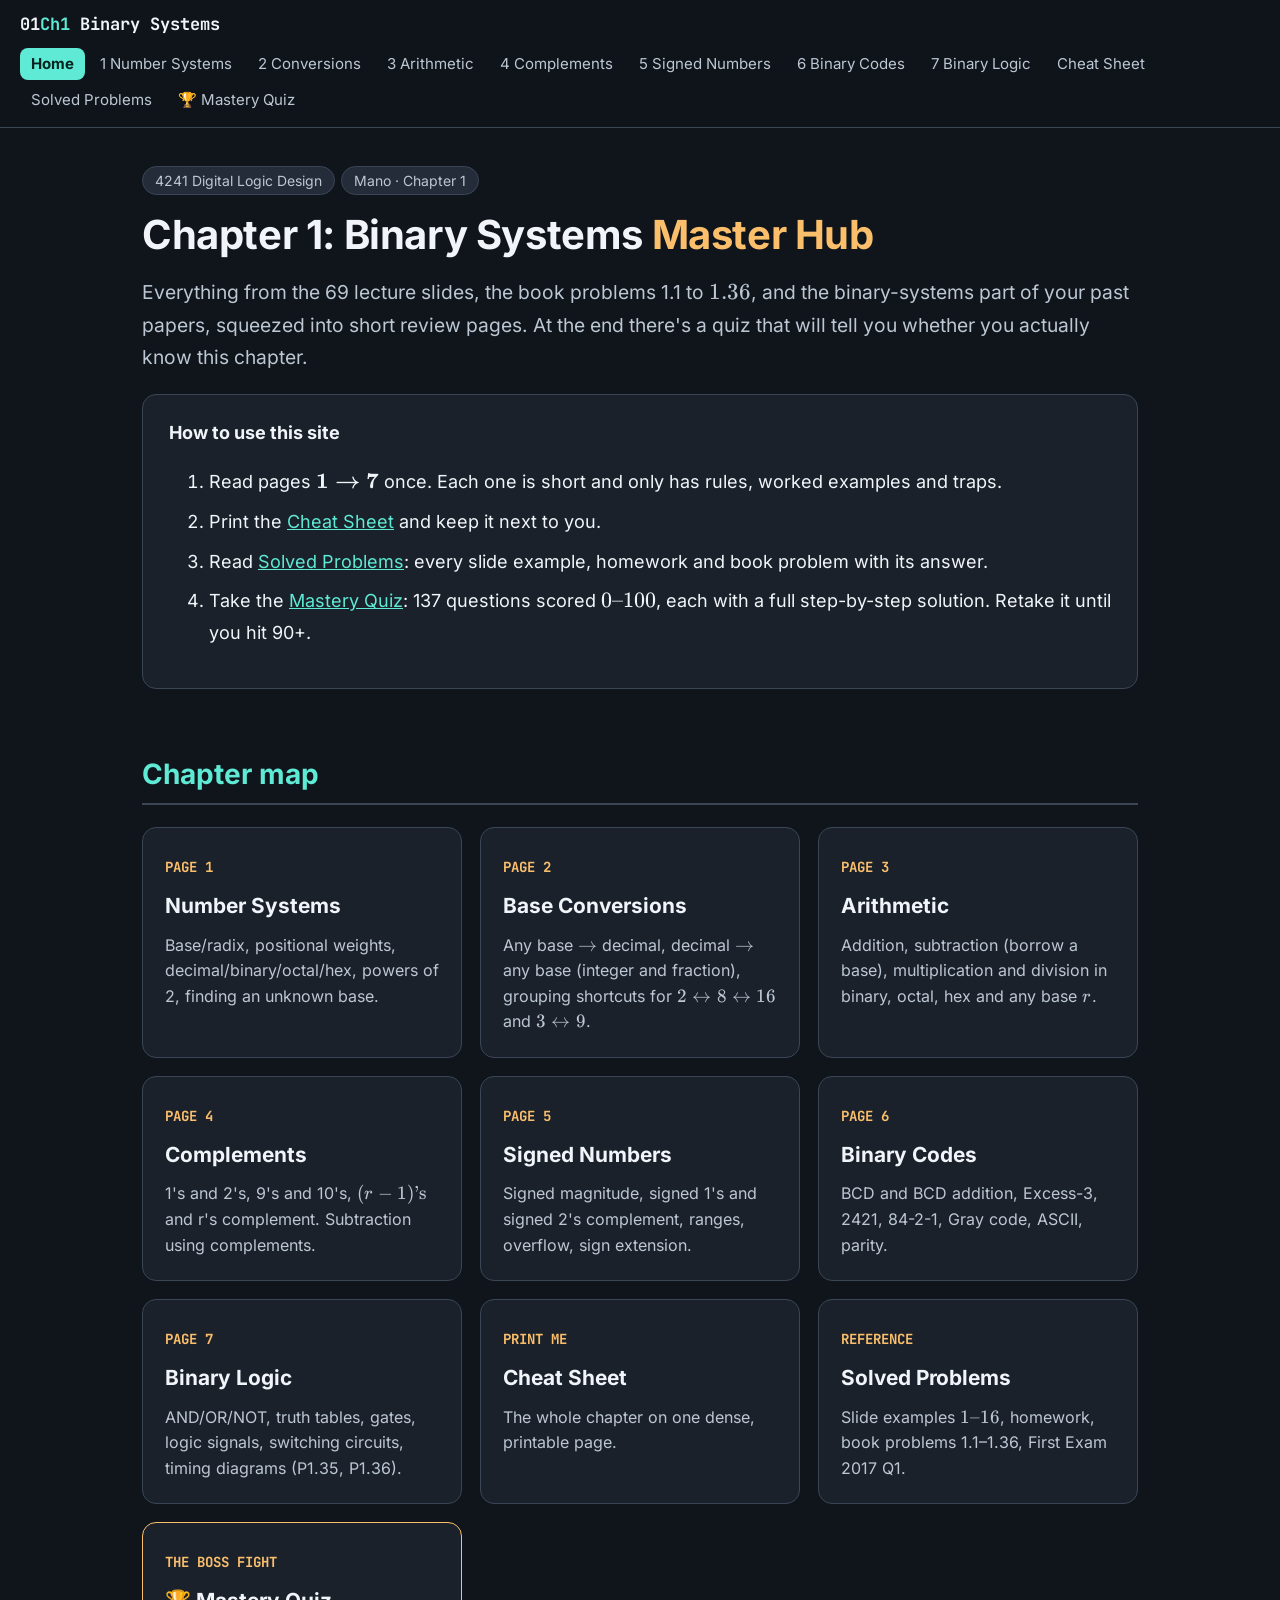
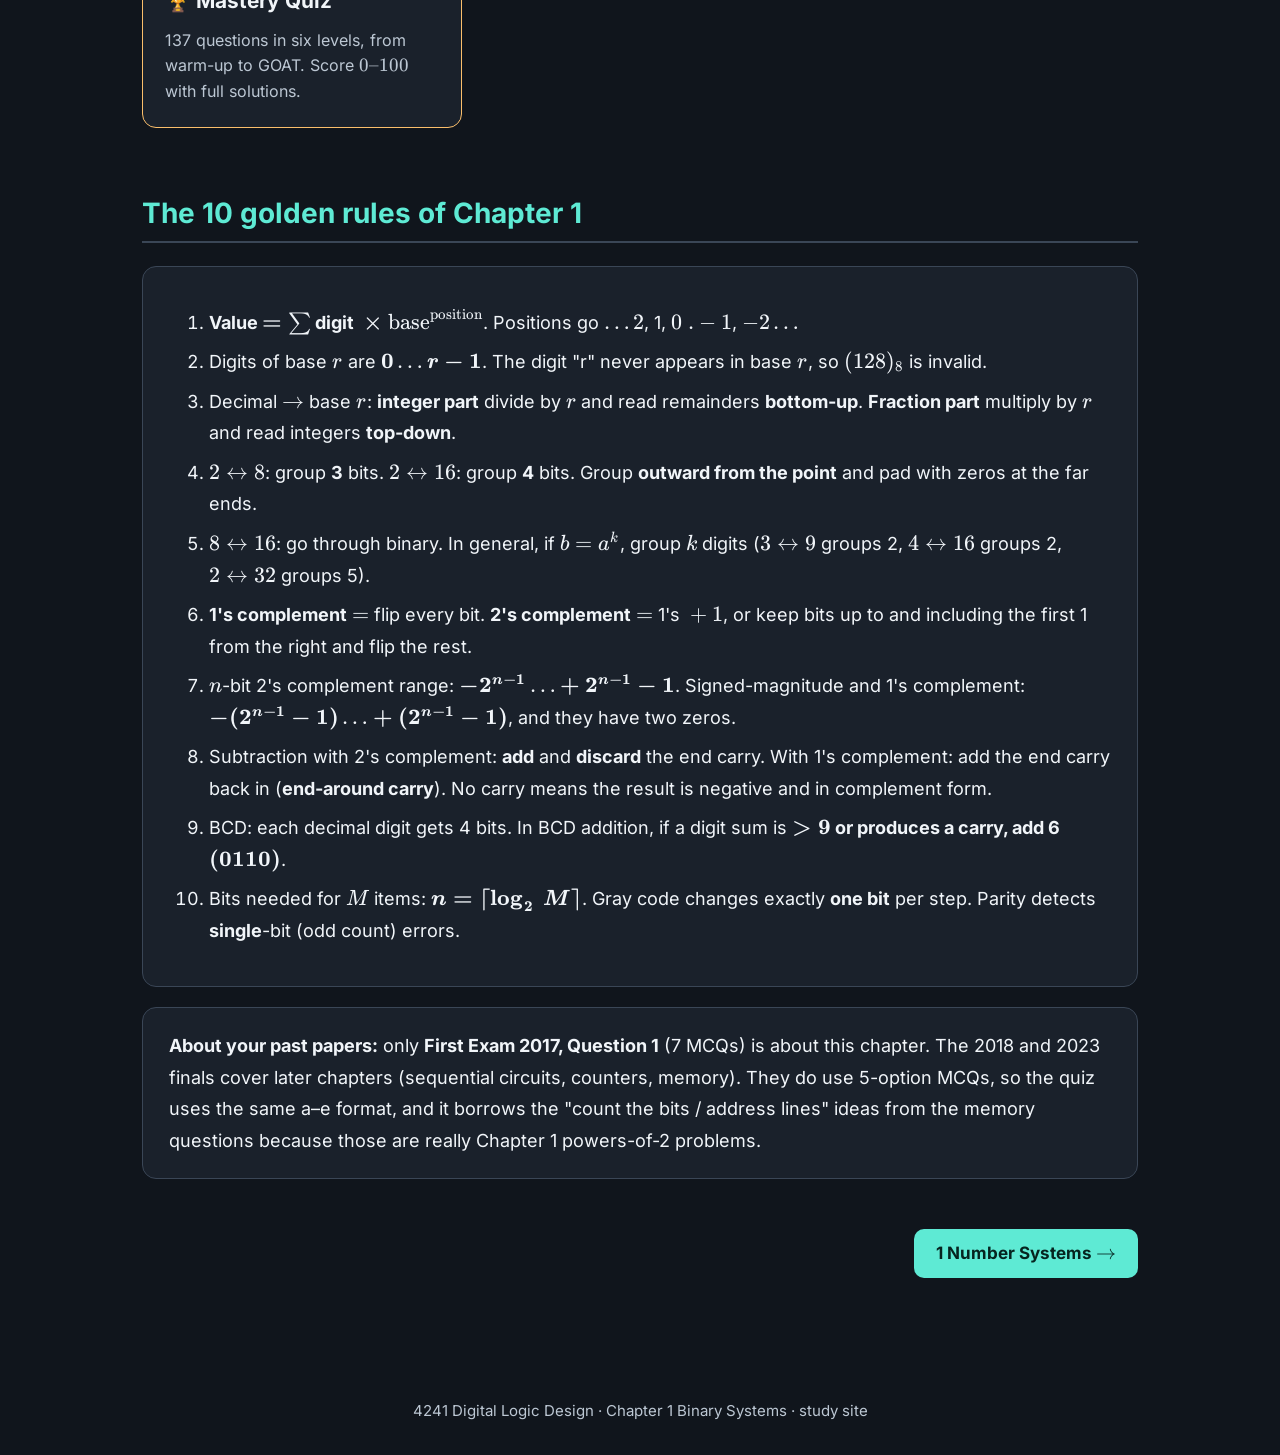
<file: index.html>
<!DOCTYPE html><html lang="en"><head><meta charset="utf-8"><meta name="viewport" content="width=device-width,initial-scale=1">
<title>Chapter 1 · Binary Systems · Study Hub</title><link rel="stylesheet" href="assets/katex/katex.min.css"><link rel="stylesheet" href="assets/style.css"></head><body>
<main>
<p class="pill">4241 Digital Logic Design</p><p class="pill">Mano · Chapter 1</p>
<h1>Chapter 1: Binary Systems <span class="hi">Master Hub</span></h1>
<p class="lead">Everything from the 69 lecture slides, the book problems 1.1 to 1.36, and the binary-systems part of your past papers, squeezed into short review pages. At the end there's a quiz that will tell you whether you actually know this chapter.</p>

<div class="card">
<b>How to use this site</b>
<ol>
<li>Read pages <b>1 → 7</b> once. Each one is short and only has rules, worked examples and traps.</li>
<li>Print the <a href="cheatsheet.html">Cheat Sheet</a> and keep it next to you.</li>
<li>Read <a href="solved.html">Solved Problems</a>: every slide example, homework and book problem with its answer.</li>
<li>Take the <a href="quiz.html">Mastery Quiz</a>: 137 questions scored 0–100, each with a full step-by-step solution. Retake it until you hit 90+.</li>
</ol>
</div>

<h2>Chapter map</h2>
<div class="grid">
<a class="tile" href="number-systems.html"><span class="n">PAGE 1</span><h3>Number Systems</h3><p>Base/radix, positional weights, decimal/binary/octal/hex, powers of 2, finding an unknown base.</p></a>
<a class="tile" href="conversions.html"><span class="n">PAGE 2</span><h3>Base Conversions</h3><p>Any base → decimal, decimal → any base (integer and fraction), grouping shortcuts for 2↔8↔16 and 3↔9.</p></a>
<a class="tile" href="arithmetic.html"><span class="n">PAGE 3</span><h3>Arithmetic</h3><p>Addition, subtraction (borrow a base), multiplication and division in binary, octal, hex and any base r.</p></a>
<a class="tile" href="complements.html"><span class="n">PAGE 4</span><h3>Complements</h3><p>1's and 2's, 9's and 10's, (r−1)'s and r's complement. Subtraction using complements.</p></a>
<a class="tile" href="signed.html"><span class="n">PAGE 5</span><h3>Signed Numbers</h3><p>Signed magnitude, signed 1's and signed 2's complement, ranges, overflow, sign extension.</p></a>
<a class="tile" href="codes.html"><span class="n">PAGE 6</span><h3>Binary Codes</h3><p>BCD and BCD addition, Excess-3, 2421, 84-2-1, Gray code, ASCII, parity.</p></a>
<a class="tile" href="logic.html"><span class="n">PAGE 7</span><h3>Binary Logic</h3><p>AND/OR/NOT, truth tables, gates, logic signals, switching circuits, timing diagrams (P1.35, P1.36).</p></a>
<a class="tile" href="cheatsheet.html"><span class="n">PRINT ME</span><h3>Cheat Sheet</h3><p>The whole chapter on one dense, printable page.</p></a>
<a class="tile" href="solved.html"><span class="n">REFERENCE</span><h3>Solved Problems</h3><p>Slide examples 1–16, homework, book problems 1.1–1.36, First Exam 2017 Q1.</p></a>
<a class="tile" href="quiz.html" style="border-color:var(--accent2)"><span class="n">THE BOSS FIGHT</span><h3>🏆 Mastery Quiz</h3><p>137 questions in six levels, from warm-up to GOAT. Score 0–100 with full solutions.</p></a>
</div>

<h2>The 10 golden rules of Chapter 1</h2>
<div class="card"><ol>
<li><b>Value = Σ digit × base<sup>position</sup></b>. Positions go …2, 1, 0 . −1, −2…</li>
<li>Digits of base r are <b>0 … r−1</b>. The digit "r" never appears in base r, so (128)<sub>8</sub> is invalid.</li>
<li>Decimal → base r: <b>integer part</b> divide by r and read remainders <b>bottom-up</b>. <b>Fraction part</b> multiply by r and read integers <b>top-down</b>.</li>
<li>2 ↔ 8: group <b>3</b> bits. 2 ↔ 16: group <b>4</b> bits. Group <b>outward from the point</b> and pad with zeros at the far ends.</li>
<li>8 ↔ 16: go through binary. In general, if b = a<sup>k</sup>, group k digits (3 ↔ 9 groups 2, 4 ↔ 16 groups 2, 2 ↔ 32 groups 5).</li>
<li><b>1's complement</b> = flip every bit. <b>2's complement</b> = 1's + 1, or keep bits up to and including the first 1 from the right and flip the rest.</li>
<li>n-bit 2's complement range: <b>−2<sup>n−1</sup> … +2<sup>n−1</sup>−1</b>. Signed-magnitude and 1's complement: <b>−(2<sup>n−1</sup>−1) … +(2<sup>n−1</sup>−1)</b>, and they have two zeros.</li>
<li>Subtraction with 2's complement: <b>add</b> and <b>discard</b> the end carry. With 1's complement: add the end carry back in (<b>end-around carry</b>). No carry means the result is negative and in complement form.</li>
<li>BCD: each decimal digit gets 4 bits. In BCD addition, if a digit sum is <b>&gt; 9 or produces a carry, add 6 (0110)</b>.</li>
<li>Bits needed for M items: <b>n = ⌈log<sub>2</sub> M⌉</b>. Gray code changes exactly <b>one bit</b> per step. Parity detects <b>single</b>-bit (odd count) errors.</li>
</ol></div>

<div class="card"><b>About your past papers:</b> only <b>First Exam 2017, Question 1</b> (7 MCQs) is about this chapter. The 2018 and 2023 finals cover later chapters (sequential circuits, counters, memory). They do use 5-option MCQs, so the quiz uses the same a–e format, and it borrows the "count the bits / address lines" ideas from the memory questions because those are really Chapter 1 powers-of-2 problems.</div>
</main>
<script src="assets/katex/katex.min.js"></script><script src="assets/math.js"></script><script src="assets/layout.js"></script></body></html>
</file>
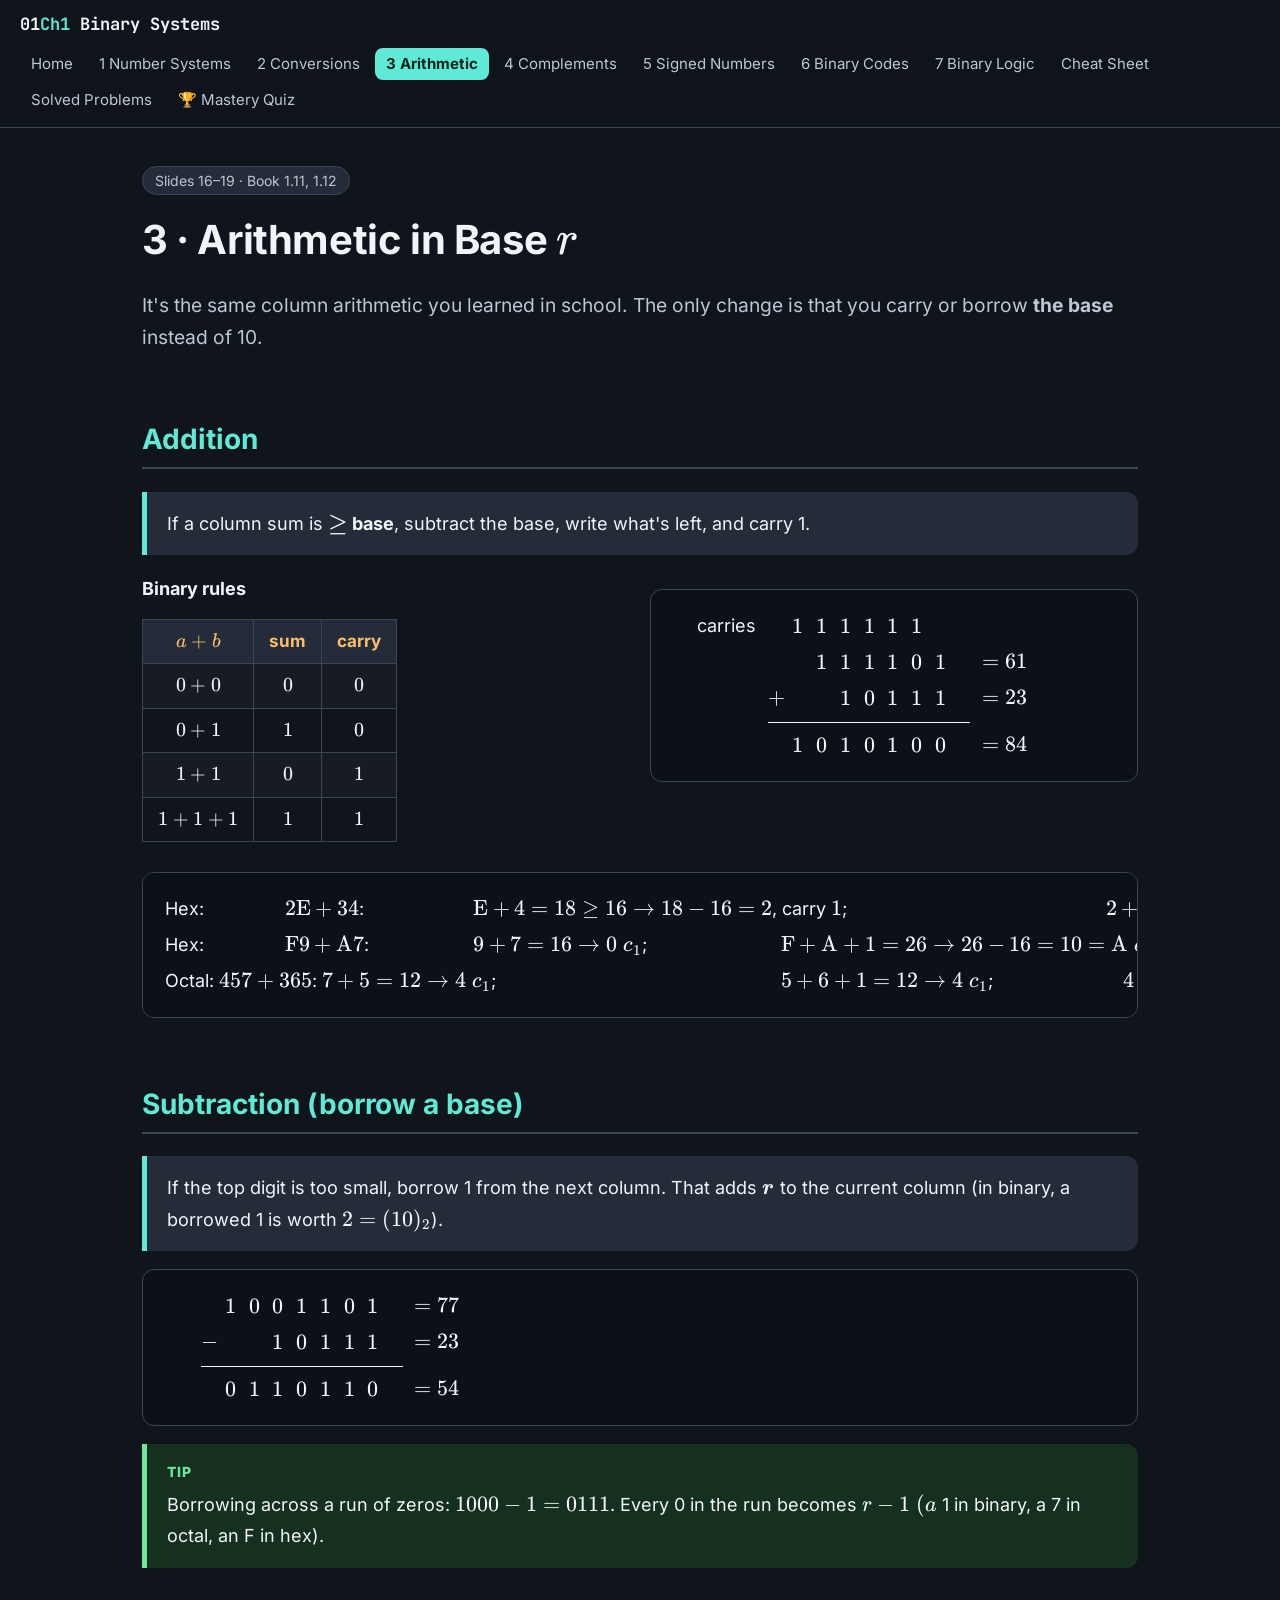
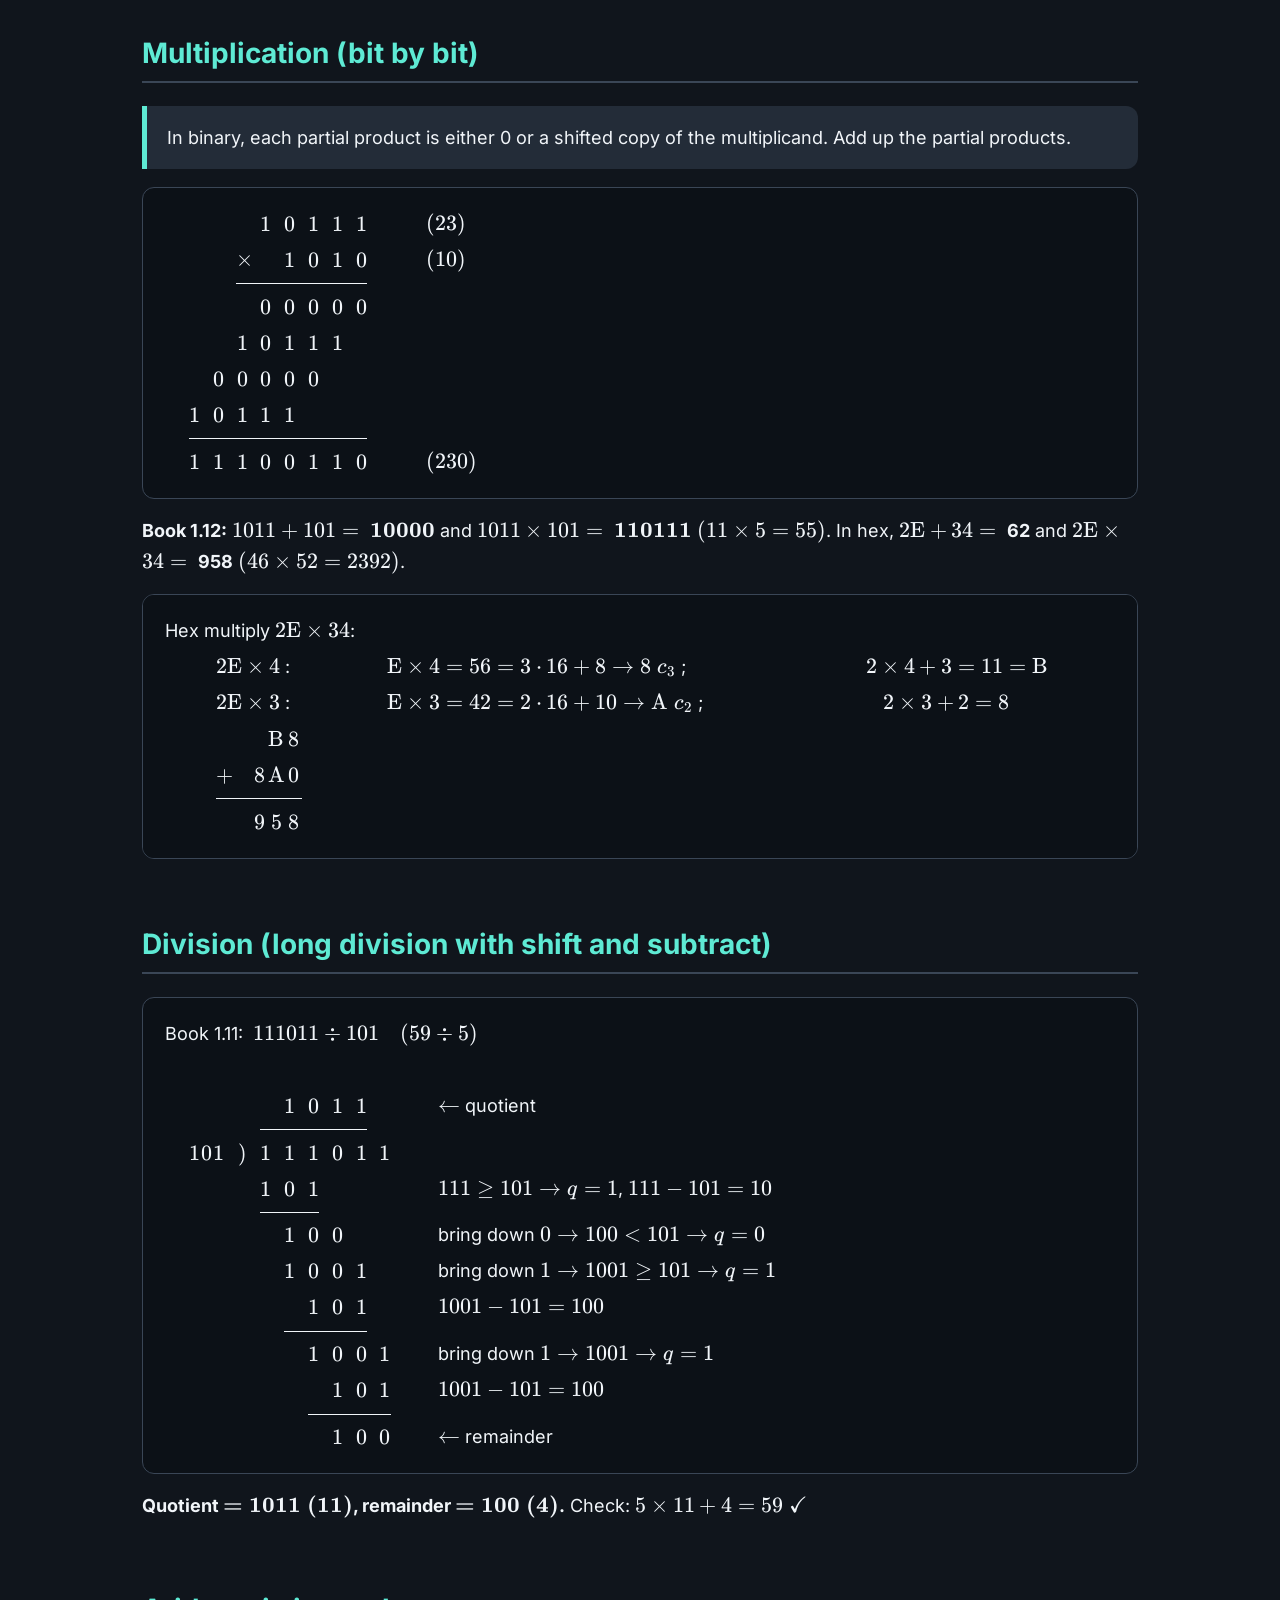
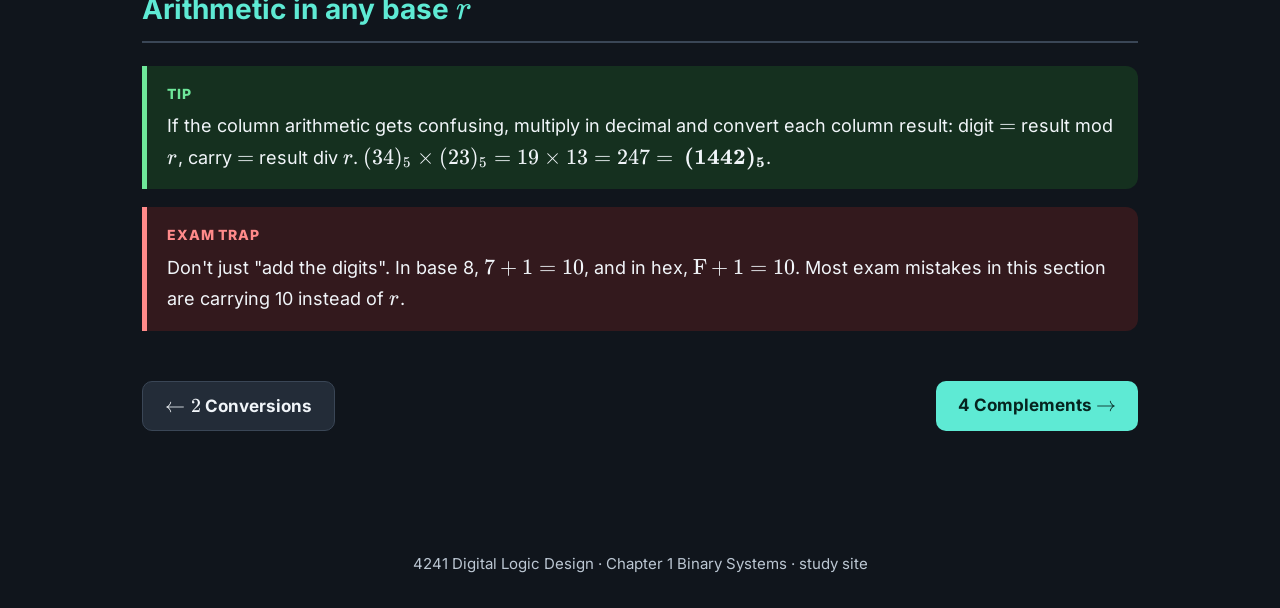
<file: arithmetic.html>
<!DOCTYPE html><html lang="en"><head><meta charset="utf-8"><meta name="viewport" content="width=device-width,initial-scale=1">
<title>3 · Arithmetic</title><link rel="stylesheet" href="assets/katex/katex.min.css"><link rel="stylesheet" href="assets/style.css"></head><body>
<main>
<p class="pill">Slides 16–19 · Book 1.11, 1.12</p>
<h1>3 · Arithmetic in Base r</h1>
<p class="lead">It's the same column arithmetic you learned in school. The only change is that you carry or borrow <b>the base</b> instead of 10.</p>

<h2>Addition</h2>
<div class="rule">If a column sum is <b>≥ base</b>, subtract the base, write what's left, and carry 1.</div>
<div class="two"><div><b>Binary rules</b><table><tr><th>a+b</th><th>sum</th><th>carry</th></tr><tr><td>0+0</td><td>0</td><td>0</td></tr><tr><td>0+1</td><td>1</td><td>0</td></tr><tr><td>1+1</td><td>0</td><td>1</td></tr><tr><td>1+1+1</td><td>1</td><td>1</td></tr></table></div>
<div class="steps">  carries 1 1 1 1 1 1
            1 1 1 1 0 1   = 61
        +     1 0 1 1 1   = 23
        ─────────────────
          1 0 1 0 1 0 0   = 84</div></div>
<div class="steps">Hex:   2E + 34:   E+4 = 18 ≥ 16 → 18−16 = 2, carry 1;  2+3+1 = 6   → (62)16
Hex:   F9 + A7:   9+7 = 16 → 0 c1;  F+A+1 = 26 → 26−16 = 10 = A c1  → (1A0)16
Octal: 457 + 365: 7+5 = 12 → 4 c1;  5+6+1 = 12 → 4 c1;  4+3+1 = 8 → 0 c1  → (1044)8</div>

<h2>Subtraction (borrow a base)</h2>
<div class="rule">If the top digit is too small, borrow 1 from the next column. That adds <b>r</b> to the current column (in binary, a borrowed 1 is worth 2 = (10)<sub>2</sub>).</div>
<div class="steps">     1 0 0 1 1 0 1   = 77
   −     1 0 1 1 1   = 23
   ─────────────────
     0 1 1 0 1 1 0   = 54</div>
<div class="tip">Borrowing across a run of zeros: 1000 − 1 = 0111. Every 0 in the run becomes r−1 (a 1 in binary, a 7 in octal, an F in hex).</div>

<h2>Multiplication (bit by bit)</h2>
<div class="rule">In binary, each partial product is either 0 or a shifted copy of the multiplicand. Add up the partial products.</div>
<div class="steps">        1 0 1 1 1     (23)
      ×   1 0 1 0     (10)
      ───────────
        0 0 0 0 0
      1 0 1 1 1
    0 0 0 0 0
  1 0 1 1 1
  ───────────────
  1 1 1 0 0 1 1 0     (230)</div>
<p><b>Book 1.12:</b> 1011 + 101 = <b>10000</b> and 1011 × 101 = <b>110111</b> (11 × 5 = 55). In hex, 2E + 34 = <b>62</b> and 2E × 34 = <b>958</b> (46 × 52 = 2392).</p>
<div class="steps">Hex multiply 2E × 34:
   2E × 4 :  E×4 = 56 = 3·16+8 → 8 c3 ;  2×4+3 = 11 = B   → B8
   2E × 3 :  E×3 = 42 = 2·16+10 → A c2 ;  2×3+2 = 8        → 8A  (shift one place)
      B8
   + 8A0
   ─────
     958</div>

<h2>Division (long division with shift and subtract)</h2>
<div class="steps">Book 1.11:  111011 ÷ 101      (59 ÷ 5)

          1 0 1 1      ← quotient
        ─────────
  101 ) 1 1 1 0 1 1
        1 0 1          111 ≥ 101 → q=1, 111−101 = 10
        ─────
          1 0 0        bring down 0 → 100 &lt; 101 → q=0
          1 0 0 1      bring down 1 → 1001 ≥ 101 → q=1
            1 0 1      1001−101 = 100
          ───────
            1 0 0 1    bring down 1 → 1001 → q=1
              1 0 1    1001−101 = 100
            ───────
              1 0 0    ← remainder</div>
<p><b>Quotient = 1011 (11), remainder = 100 (4).</b> Check: 5 × 11 + 4 = 59 ✓</p>

<h2>Arithmetic in any base r</h2>
<div class="tip">If the column arithmetic gets confusing, multiply in decimal and convert each column result: digit = result mod r, carry = result div r. (34)<sub>5</sub> × (23)<sub>5</sub> = 19 × 13 = 247 = <b>(1442)<sub>5</sub></b>.</div>
<div class="trap">Don't just "add the digits". In base 8, 7+1 = 10, and in hex, F+1 = 10. Most exam mistakes in this section are carrying 10 instead of r.</div>
</main>
<script src="assets/katex/katex.min.js"></script><script src="assets/math.js"></script><script src="assets/layout.js"></script></body></html>
</file>
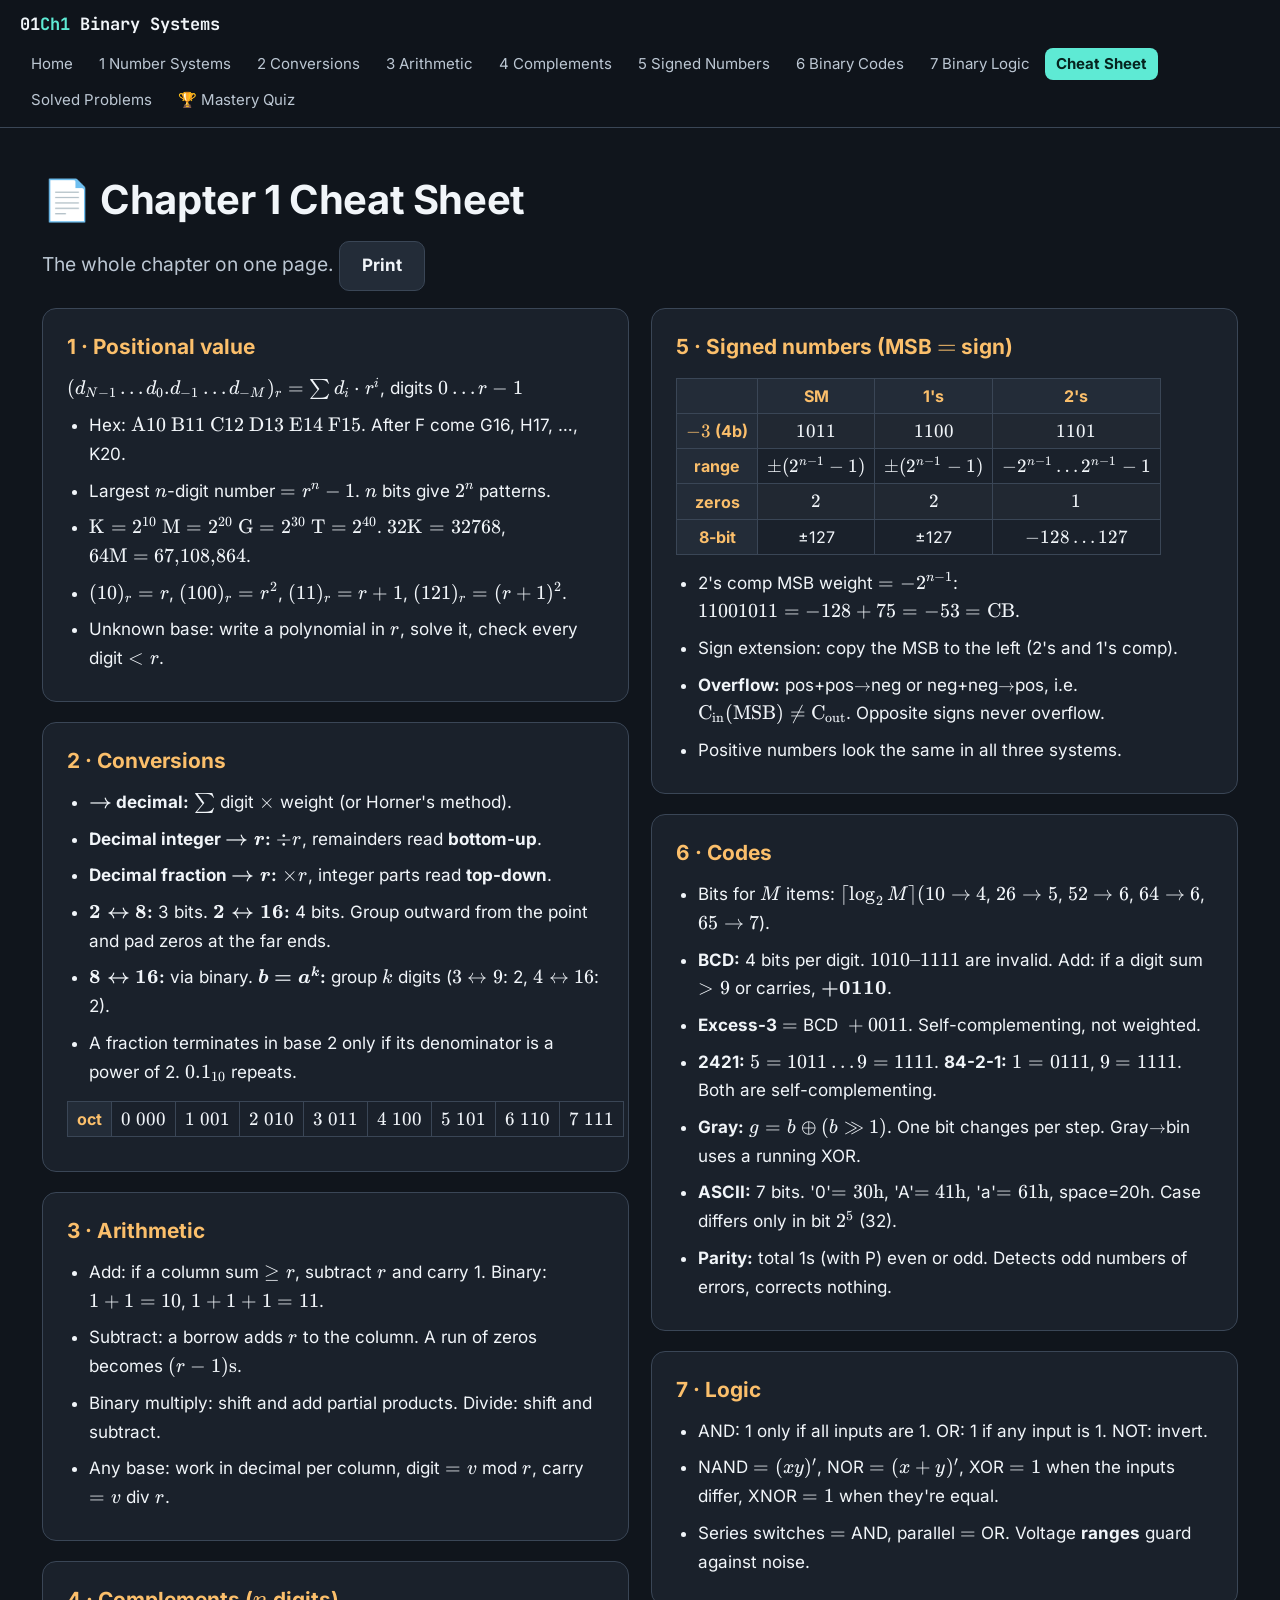
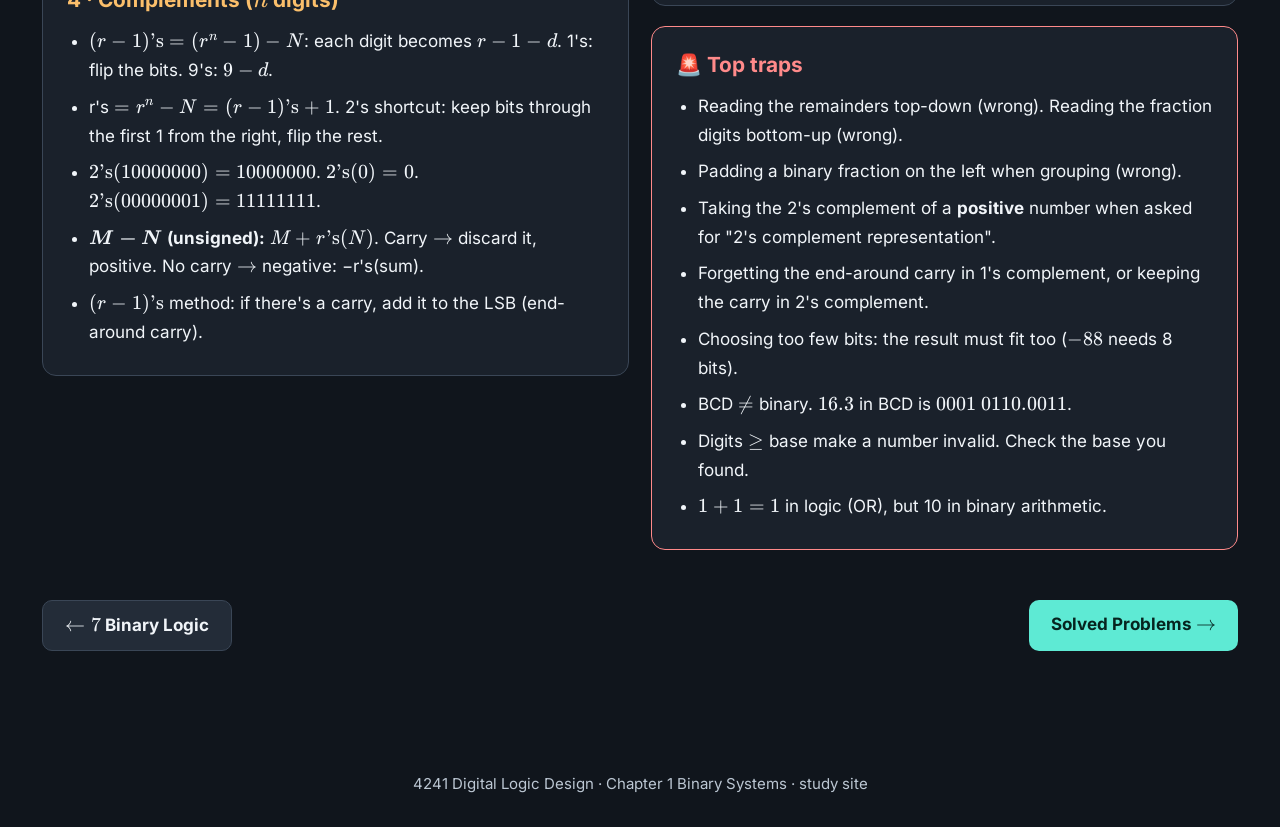
<file: cheatsheet.html>
<!DOCTYPE html><html lang="en"><head><meta charset="utf-8"><meta name="viewport" content="width=device-width,initial-scale=1">
<title>Cheat Sheet · Chapter 1</title><link rel="stylesheet" href="assets/katex/katex.min.css"><link rel="stylesheet" href="assets/style.css">
<style>main{max-width:1240px}.cs{columns:2 480px;column-gap:22px}.cs .card{break-inside:avoid;margin:0 0 20px;padding:20px 24px;font-size:17px;line-height:1.7}.cs h3{margin:0 0 10px;font-size:1.3rem}.cs ul{margin:8px 0;padding-left:22px}.cs table{font-size:16px}.cs td,.cs th{padding:5px 9px}
/* the printed version stays small so it fits on one sheet */
@media print{.cs{columns:2;column-gap:10px}.cs .card{margin:0 0 7px;padding:6px 9px;font-size:10.5px;line-height:1.4}.cs h3{font-size:12px;margin:0 0 3px}.cs ul{margin:2px 0;padding-left:14px}.cs li{margin:0}.cs table{font-size:10px;margin:3px 0}.cs td,.cs th{padding:1px 4px}h1{font-size:18px;margin:0 0 4px}.lead{display:none}}</style></head><body>
<main>
<h1>📄 Chapter 1 Cheat Sheet</h1>
<p class="lead">The whole chapter on one page. <button class="btn alt noprint" onclick="print()">Print</button></p>
<div class="cs">

<div class="card"><h3>1 · Positional value</h3>
(d<sub>N−1</sub>…d<sub>0</sub>.d<sub>−1</sub>…d<sub>−M</sub>)<sub>r</sub> = Σ d<sub>i</sub>·r<sup>i</sup>, digits 0…r−1
<ul><li>Hex: A10 B11 C12 D13 E14 F15. After F come G16, H17, …, K20.</li>
<li>Largest n-digit number = rⁿ−1. n bits give 2ⁿ patterns.</li>
<li>K=2¹⁰ M=2²⁰ G=2³⁰ T=2⁴⁰. 32K=32768, 64M=67,108,864.</li>
<li>(10)<sub>r</sub>=r, (100)<sub>r</sub>=r², (11)<sub>r</sub>=r+1, (121)<sub>r</sub>=(r+1)².</li>
<li>Unknown base: write a polynomial in r, solve it, check every digit &lt; r.</li></ul></div>

<div class="card"><h3>2 · Conversions</h3>
<ul><li><b>→ decimal:</b> Σ digit × weight (or Horner's method).</li>
<li><b>Decimal integer → r:</b> ÷r, remainders read <b>bottom-up</b>.</li>
<li><b>Decimal fraction → r:</b> ×r, integer parts read <b>top-down</b>.</li>
<li><b>2↔8:</b> 3 bits. <b>2↔16:</b> 4 bits. Group outward from the point and pad zeros at the far ends.</li>
<li><b>8↔16:</b> via binary. <b>b = aᵏ:</b> group k digits (3↔9: 2, 4↔16: 2).</li>
<li>A fraction terminates in base 2 only if its denominator is a power of 2. 0.1₁₀ repeats.</li></ul>
<table><tr><th>oct</th><td>0 000</td><td>1 001</td><td>2 010</td><td>3 011</td><td>4 100</td><td>5 101</td><td>6 110</td><td>7 111</td></tr></table></div>

<div class="card"><h3>3 · Arithmetic</h3>
<ul><li>Add: if a column sum ≥ r, subtract r and carry 1. Binary: 1+1=10, 1+1+1=11.</li>
<li>Subtract: a borrow adds r to the column. A run of zeros becomes (r−1)s.</li>
<li>Binary multiply: shift and add partial products. Divide: shift and subtract.</li>
<li>Any base: work in decimal per column, digit = v mod r, carry = v div r.</li></ul></div>

<div class="card"><h3>4 · Complements (n digits)</h3>
<ul><li>(r−1)'s = (rⁿ−1) − N: each digit becomes r−1−d. 1's: flip the bits. 9's: 9−d.</li>
<li>r's = rⁿ − N = (r−1)'s + 1. 2's shortcut: keep bits through the first 1 from the right, flip the rest.</li>
<li>2's(10000000)=10000000. 2's(0)=0. 2's(00000001)=11111111.</li>
<li><b>M−N (unsigned):</b> M + r's(N). Carry → discard it, positive. No carry → negative: −r's(sum).</li>
<li>(r−1)'s method: if there's a carry, add it to the LSB (end-around carry).</li></ul></div>

<div class="card"><h3>5 · Signed numbers (MSB = sign)</h3>
<table><tr><th></th><th>SM</th><th>1's</th><th>2's</th></tr>
<tr><th>−3 (4b)</th><td>1011</td><td>1100</td><td>1101</td></tr>
<tr><th>range</th><td>±(2ⁿ⁻¹−1)</td><td>±(2ⁿ⁻¹−1)</td><td>−2ⁿ⁻¹…2ⁿ⁻¹−1</td></tr>
<tr><th>zeros</th><td>2</td><td>2</td><td>1</td></tr>
<tr><th>8-bit</th><td>±127</td><td>±127</td><td>−128…127</td></tr></table>
<ul><li>2's comp MSB weight = −2ⁿ⁻¹: 11001011 = −128+75 = −53 = CB.</li>
<li>Sign extension: copy the MSB to the left (2's and 1's comp).</li>
<li><b>Overflow:</b> pos+pos→neg or neg+neg→pos, i.e. C<sub>in</sub>(MSB) ≠ C<sub>out</sub>. Opposite signs never overflow.</li>
<li>Positive numbers look the same in all three systems.</li></ul></div>

<div class="card"><h3>6 · Codes</h3>
<ul><li>Bits for M items: ⌈log₂M⌉ (10→4, 26→5, 52→6, 64→6, 65→7).</li>
<li><b>BCD:</b> 4 bits per digit. 1010–1111 are invalid. Add: if a digit sum &gt;9 or carries, <b>+0110</b>.</li>
<li><b>Excess-3</b> = BCD + 0011. Self-complementing, not weighted.</li>
<li><b>2421:</b> 5=1011 … 9=1111. <b>84-2-1:</b> 1=0111, 9=1111. Both are self-complementing.</li>
<li><b>Gray:</b> g = b ⊕ (b≫1). One bit changes per step. Gray→bin uses a running XOR.</li>
<li><b>ASCII:</b> 7 bits. '0'=30h, 'A'=41h, 'a'=61h, space=20h. Case differs only in bit 2⁵ (32).</li>
<li><b>Parity:</b> total 1s (with P) even or odd. Detects odd numbers of errors, corrects nothing.</li></ul></div>

<div class="card"><h3>7 · Logic</h3>
<ul><li>AND: 1 only if all inputs are 1. OR: 1 if any input is 1. NOT: invert.</li>
<li>NAND = (xy)', NOR = (x+y)', XOR = 1 when the inputs differ, XNOR = 1 when they're equal.</li>
<li>Series switches = AND, parallel = OR. Voltage <b>ranges</b> guard against noise.</li></ul></div>

<div class="card" style="border-color:var(--bad)"><h3 class="r">🚨 Top traps</h3>
<ul><li>Reading the remainders top-down (wrong). Reading the fraction digits bottom-up (wrong).</li>
<li>Padding a binary fraction on the left when grouping (wrong).</li>
<li>Taking the 2's complement of a <b>positive</b> number when asked for "2's complement representation".</li>
<li>Forgetting the end-around carry in 1's complement, or keeping the carry in 2's complement.</li>
<li>Choosing too few bits: the result must fit too (−88 needs 8 bits).</li>
<li>BCD ≠ binary. 16.3 in BCD is 0001 0110.0011.</li>
<li>Digits ≥ base make a number invalid. Check the base you found.</li>
<li>1+1 = 1 in logic (OR), but 10 in binary arithmetic.</li></ul></div>
</div>
</main>
<script src="assets/katex/katex.min.js"></script><script src="assets/math.js"></script><script src="assets/layout.js"></script></body></html>
</file>
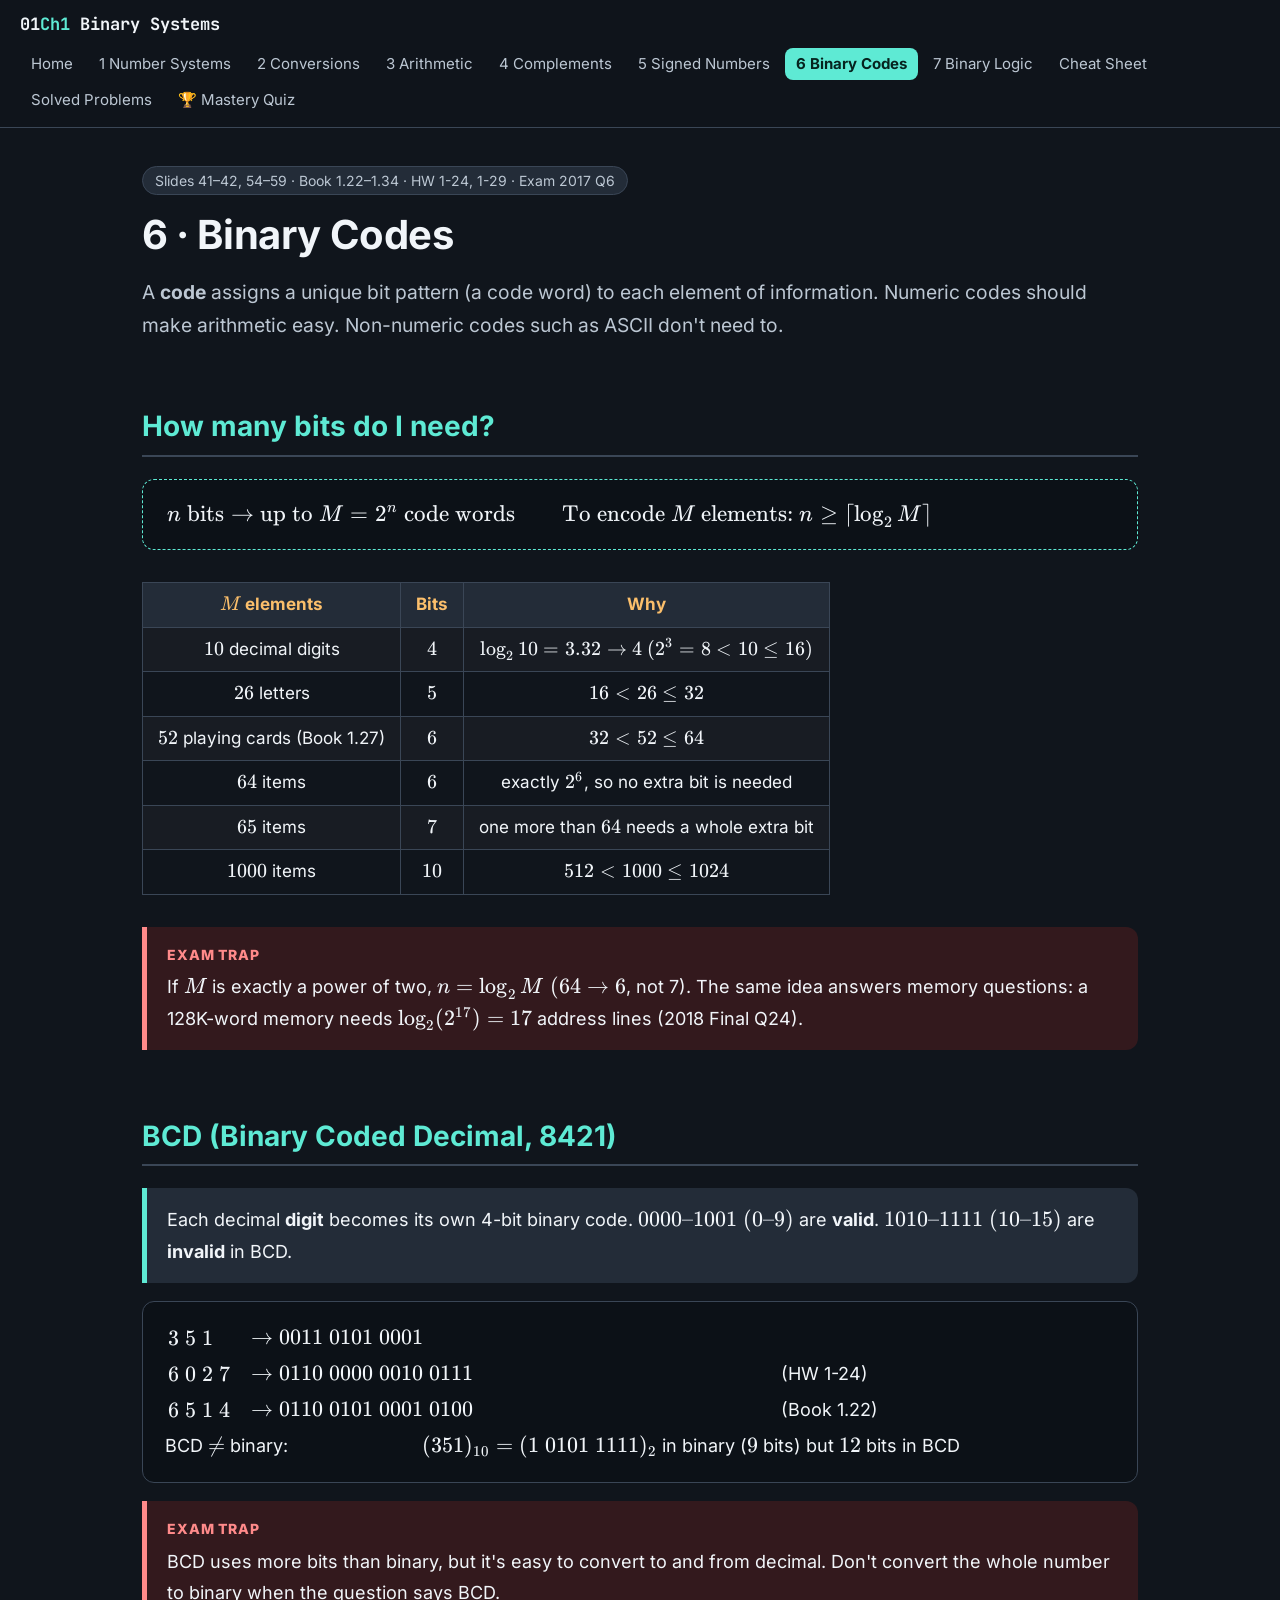
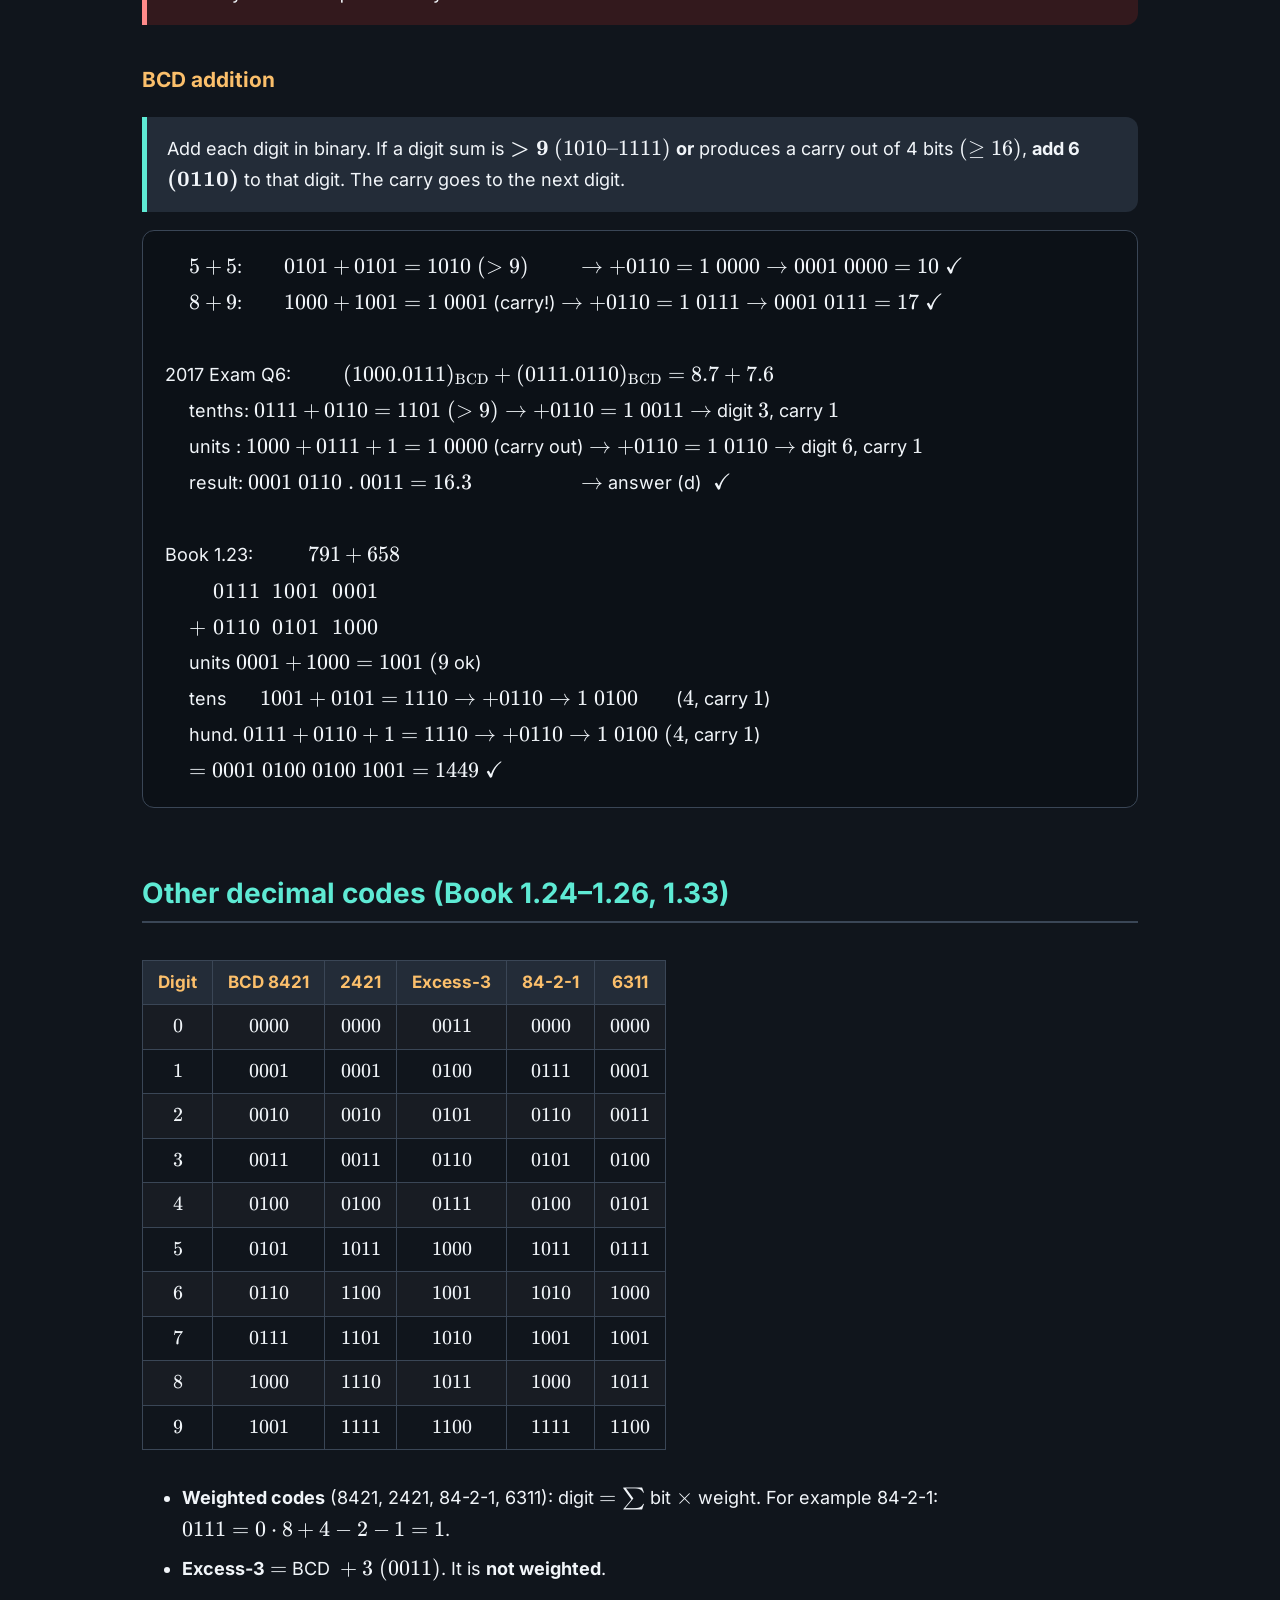
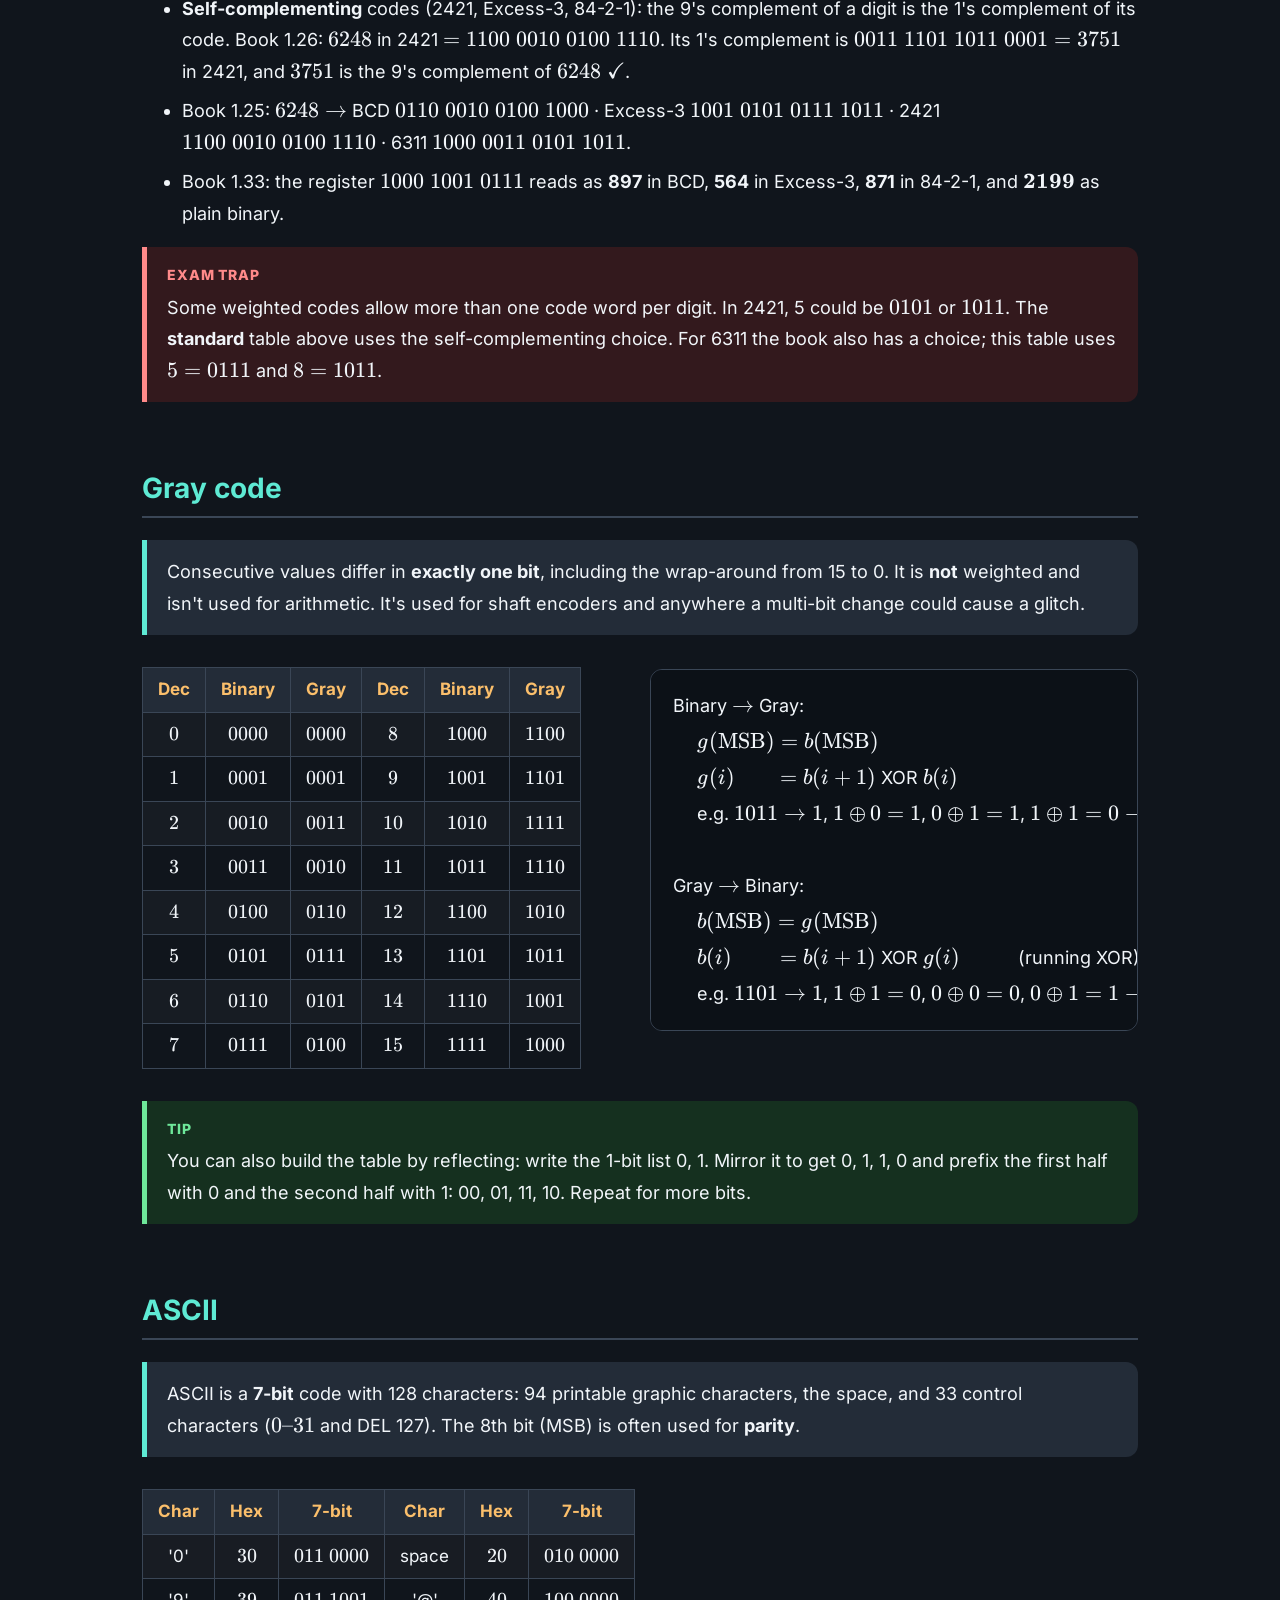
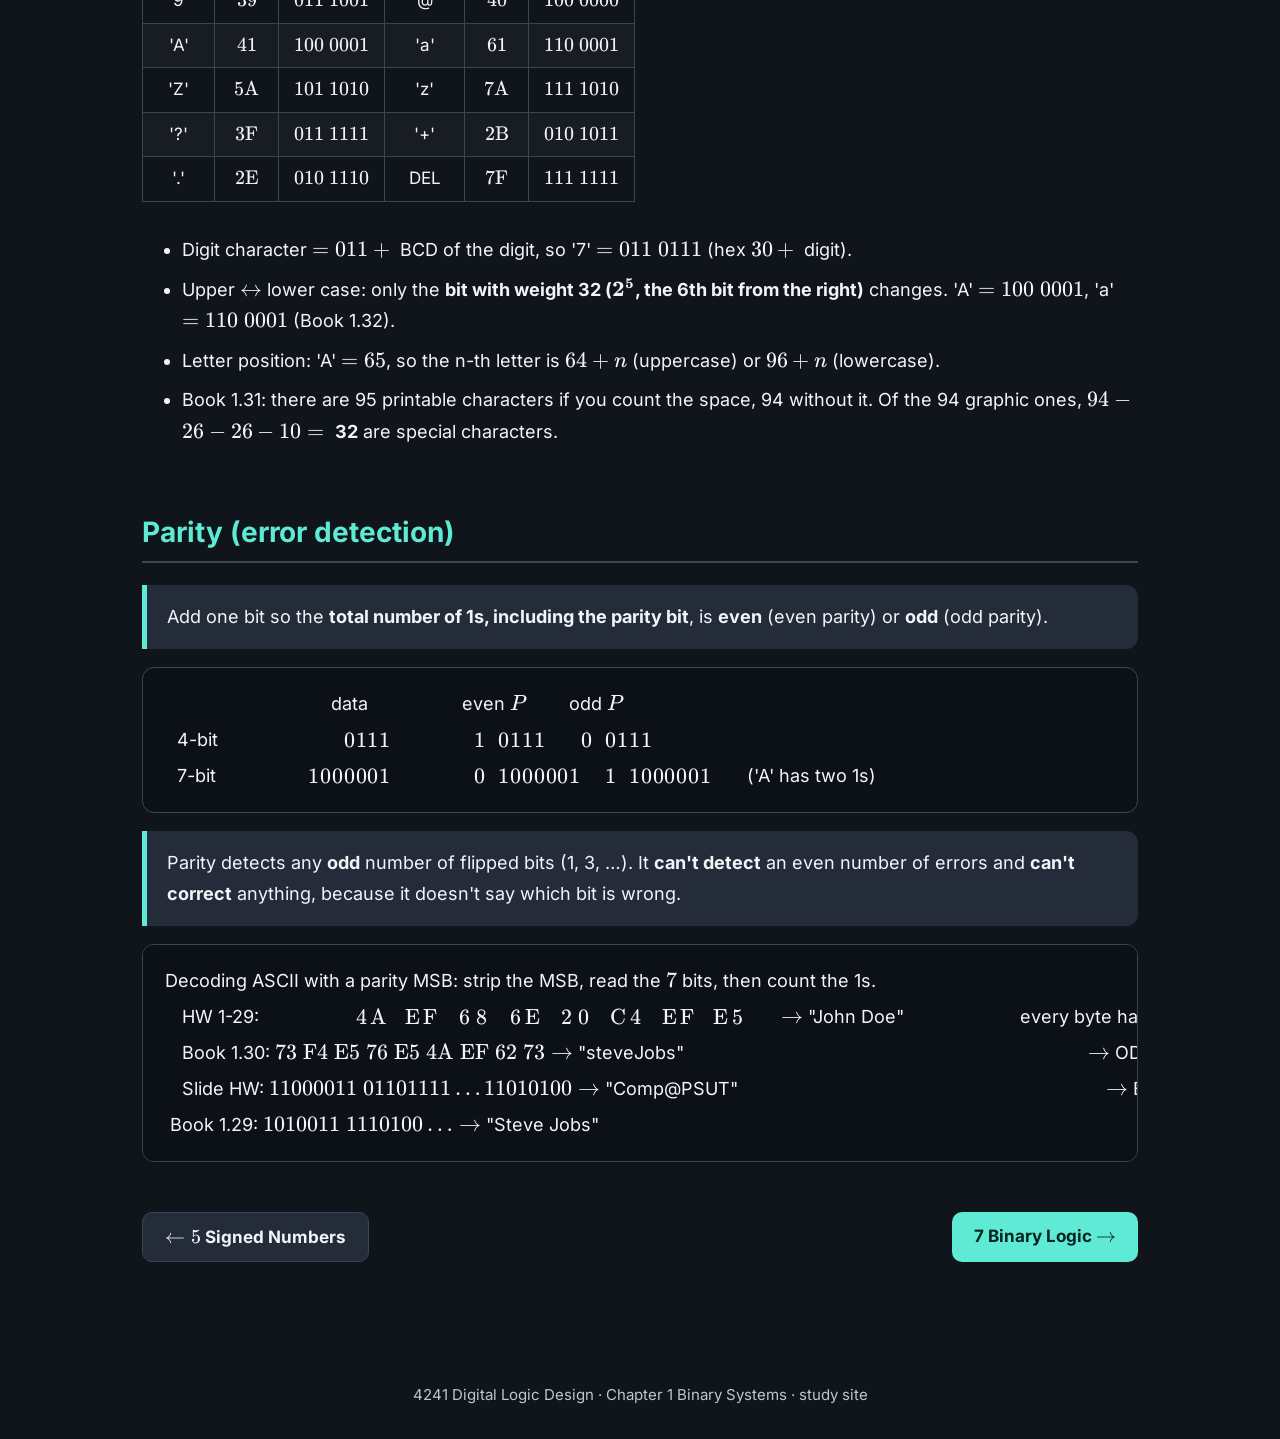
<file: codes.html>
<!DOCTYPE html><html lang="en"><head><meta charset="utf-8"><meta name="viewport" content="width=device-width,initial-scale=1">
<title>6 · Binary Codes</title><link rel="stylesheet" href="assets/katex/katex.min.css"><link rel="stylesheet" href="assets/style.css"></head><body>
<main>
<p class="pill">Slides 41–42, 54–59 · Book 1.22–1.34 · HW 1-24, 1-29 · Exam 2017 Q6</p>
<h1>6 · Binary Codes</h1>
<p class="lead">A <b>code</b> assigns a unique bit pattern (a code word) to each element of information. Numeric codes should make arithmetic easy. Non-numeric codes such as ASCII don't need to.</p>

<h2>How many bits do I need?</h2>
<div class="formula" data-tex="n\text{ bits}\rightarrow\text{up to }M=2^{n}\text{ code words}\qquad\text{To encode }M\text{ elements: }n\ge\lceil\log_{2}M\rceil"></div>
<div class="tw"><table><tr><th>M elements</th><th>Bits</th><th>Why</th></tr>
<tr><td>10 decimal digits</td><td>4</td><td>log₂10 = 3.32 → 4 (2³=8 &lt; 10 ≤ 16)</td></tr>
<tr><td>26 letters</td><td>5</td><td>16 &lt; 26 ≤ 32</td></tr>
<tr><td>52 playing cards (Book 1.27)</td><td>6</td><td>32 &lt; 52 ≤ 64</td></tr>
<tr><td>64 items</td><td>6</td><td>exactly 2⁶, so no extra bit is needed</td></tr>
<tr><td>65 items</td><td>7</td><td>one more than 64 needs a whole extra bit</td></tr>
<tr><td>1000 items</td><td>10</td><td>512 &lt; 1000 ≤ 1024</td></tr>
</table></div>
<div class="trap">If M is exactly a power of two, n = log₂M (64 → 6, not 7). The same idea answers memory questions: a 128K-word memory needs log₂(2¹⁷) = 17 address lines (2018 Final Q24).</div>

<h2>BCD (Binary Coded Decimal, 8421)</h2>
<div class="rule">Each decimal <b>digit</b> becomes its own 4-bit binary code. 0000–1001 (0–9) are <b>valid</b>. 1010–1111 (10–15) are <b>invalid</b> in BCD.</div>
<div class="steps">351  → 0011 0101 0001
6027 → 0110 0000 0010 0111          (HW 1-24)
6514 → 0110 0101 0001 0100          (Book 1.22)
BCD ≠ binary:  (351)10 = (1 0101 1111)2 in binary (9 bits) but 12 bits in BCD</div>
<div class="trap">BCD uses more bits than binary, but it's easy to convert to and from decimal. Don't convert the whole number to binary when the question says BCD.</div>

<h3>BCD addition</h3>
<div class="rule">Add each digit in binary. If a digit sum is <b>&gt; 9</b> (1010–1111) <b>or</b> produces a carry out of 4 bits (≥ 16), <b>add 6 (0110)</b> to that digit. The carry goes to the next digit.</div>
<div class="steps">  5 + 5:  0101 + 0101 = 1010 (&gt;9)  → + 0110 = 1 0000 → 0001 0000 = 10 ✓
  8 + 9:  1000 + 1001 = 1 0001 (carry!) → + 0110 = 1 0111 → 0001 0111 = 17 ✓

2017 Exam Q6:  (1000.0111)BCD + (0111.0110)BCD = 8.7 + 7.6
  tenths: 0111 + 0110 = 1101 (&gt;9) → +0110 = 1 0011 → digit 3, carry 1
  units : 1000 + 0111 + 1 = 1 0000 (carry out) → +0110 = 1 0110 → digit 6, carry 1
  result: 0001 0110 . 0011 = 16.3  → answer (d) ✓

Book 1.23:  791 + 658
    0111 1001 0001
  + 0110 0101 1000
  units 0001+1000 = 1001 (9 ok)
  tens  1001+0101 = 1110 → +0110 → 1 0100  (4, carry 1)
  hund. 0111+0110+1 = 1110 → +0110 → 1 0100 (4, carry 1)
  = 0001 0100 0100 1001 = 1449 ✓</div>

<h2>Other decimal codes (Book 1.24–1.26, 1.33)</h2>
<div class="tw"><table>
<tr><th>Digit</th><th>BCD 8421</th><th>2421</th><th>Excess-3</th><th>84-2-1</th><th>6311</th></tr>
<tr><td>0</td><td>0000</td><td>0000</td><td>0011</td><td>0000</td><td>0000</td></tr>
<tr><td>1</td><td>0001</td><td>0001</td><td>0100</td><td>0111</td><td>0001</td></tr>
<tr><td>2</td><td>0010</td><td>0010</td><td>0101</td><td>0110</td><td>0011</td></tr>
<tr><td>3</td><td>0011</td><td>0011</td><td>0110</td><td>0101</td><td>0100</td></tr>
<tr><td>4</td><td>0100</td><td>0100</td><td>0111</td><td>0100</td><td>0101</td></tr>
<tr><td>5</td><td>0101</td><td>1011</td><td>1000</td><td>1011</td><td>0111</td></tr>
<tr><td>6</td><td>0110</td><td>1100</td><td>1001</td><td>1010</td><td>1000</td></tr>
<tr><td>7</td><td>0111</td><td>1101</td><td>1010</td><td>1001</td><td>1001</td></tr>
<tr><td>8</td><td>1000</td><td>1110</td><td>1011</td><td>1000</td><td>1011</td></tr>
<tr><td>9</td><td>1001</td><td>1111</td><td>1100</td><td>1111</td><td>1100</td></tr>
</table></div>
<ul>
<li><b>Weighted codes</b> (8421, 2421, 84-2-1, 6311): digit = Σ bit × weight. For example 84-2-1: 0111 = 0·8 + 4 − 2 − 1 = 1.</li>
<li><b>Excess-3</b> = BCD + 3 (0011). It is <b>not weighted</b>.</li>
<li><b>Self-complementing</b> codes (2421, Excess-3, 84-2-1): the 9's complement of a digit is the 1's complement of its code. Book 1.26: 6248 in 2421 = 1100 0010 0100 1110. Its 1's complement is 0011 1101 1011 0001 = 3751 in 2421, and 3751 is the 9's complement of 6248 ✓.</li>
<li>Book 1.25: 6248 → BCD 0110 0010 0100 1000 · Excess-3 1001 0101 0111 1011 · 2421 1100 0010 0100 1110 · 6311 1000 0011 0101 1011.</li>
<li>Book 1.33: the register 1000 1001 0111 reads as <b>897</b> in BCD, <b>564</b> in Excess-3, <b>871</b> in 84-2-1, and <b>2199</b> as plain binary.</li>
</ul>
<div class="trap">Some weighted codes allow more than one code word per digit. In 2421, 5 could be 0101 or 1011. The <b>standard</b> table above uses the self-complementing choice. For 6311 the book also has a choice; this table uses 5 = 0111 and 8 = 1011.</div>

<h2>Gray code</h2>
<div class="rule">Consecutive values differ in <b>exactly one bit</b>, including the wrap-around from 15 to 0. It is <b>not</b> weighted and isn't used for arithmetic. It's used for shaft encoders and anywhere a multi-bit change could cause a glitch.</div>
<div class="two"><div class="tw"><table><tr><th>Dec</th><th>Binary</th><th>Gray</th><th>Dec</th><th>Binary</th><th>Gray</th></tr>
<tr><td>0</td><td>0000</td><td>0000</td><td>8</td><td>1000</td><td>1100</td></tr>
<tr><td>1</td><td>0001</td><td>0001</td><td>9</td><td>1001</td><td>1101</td></tr>
<tr><td>2</td><td>0010</td><td>0011</td><td>10</td><td>1010</td><td>1111</td></tr>
<tr><td>3</td><td>0011</td><td>0010</td><td>11</td><td>1011</td><td>1110</td></tr>
<tr><td>4</td><td>0100</td><td>0110</td><td>12</td><td>1100</td><td>1010</td></tr>
<tr><td>5</td><td>0101</td><td>0111</td><td>13</td><td>1101</td><td>1011</td></tr>
<tr><td>6</td><td>0110</td><td>0101</td><td>14</td><td>1110</td><td>1001</td></tr>
<tr><td>7</td><td>0111</td><td>0100</td><td>15</td><td>1111</td><td>1000</td></tr></table></div>
<div class="steps">Binary → Gray:
  g(MSB) = b(MSB)
  g(i)   = b(i+1) XOR b(i)
  e.g. 1011 → 1, 1⊕0=1, 0⊕1=1, 1⊕1=0 → 1110

Gray → Binary:
  b(MSB) = g(MSB)
  b(i)   = b(i+1) XOR g(i)   (running XOR)
  e.g. 1101 → 1, 1⊕1=0, 0⊕0=0, 0⊕1=1 → 1001 = 9</div></div>
<div class="tip">You can also build the table by reflecting: write the 1-bit list 0, 1. Mirror it to get 0, 1, 1, 0 and prefix the first half with 0 and the second half with 1: 00, 01, 11, 10. Repeat for more bits.</div>

<h2>ASCII</h2>
<div class="rule">ASCII is a <b>7-bit</b> code with 128 characters: 94 printable graphic characters, the space, and 33 control characters (0–31 and DEL 127). The 8th bit (MSB) is often used for <b>parity</b>.</div>
<div class="tw"><table><tr><th>Char</th><th>Hex</th><th>7-bit</th><th>Char</th><th>Hex</th><th>7-bit</th></tr>
<tr><td>'0'</td><td>30</td><td>011 0000</td><td>space</td><td>20</td><td>010 0000</td></tr>
<tr><td>'9'</td><td>39</td><td>011 1001</td><td>'@'</td><td>40</td><td>100 0000</td></tr>
<tr><td>'A'</td><td>41</td><td>100 0001</td><td>'a'</td><td>61</td><td>110 0001</td></tr>
<tr><td>'Z'</td><td>5A</td><td>101 1010</td><td>'z'</td><td>7A</td><td>111 1010</td></tr>
<tr><td>'?'</td><td>3F</td><td>011 1111</td><td>'+'</td><td>2B</td><td>010 1011</td></tr>
<tr><td>'.'</td><td>2E</td><td>010 1110</td><td>DEL</td><td>7F</td><td>111 1111</td></tr></table></div>
<ul>
<li>Digit character = 011 + BCD of the digit, so '7' = 011 0111 (hex 30 + digit).</li>
<li>Upper ↔ lower case: only the <b>bit with weight 32 (2⁵, the 6th bit from the right)</b> changes. 'A' = 100 0001, 'a' = 110 0001 (Book 1.32).</li>
<li>Letter position: 'A' = 65, so the n-th letter is 64 + n (uppercase) or 96 + n (lowercase).</li>
<li>Book 1.31: there are 95 printable characters if you count the space, 94 without it. Of the 94 graphic ones, 94 − 26 − 26 − 10 = <b>32</b> are special characters.</li>
</ul>

<h2>Parity (error detection)</h2>
<div class="rule">Add one bit so the <b>total number of 1s, including the parity bit</b>, is <b>even</b> (even parity) or <b>odd</b> (odd parity).</div>
<div class="steps">              data       even P   odd P
 4-bit         0111       1 0111   0 0111
 7-bit      1000001       0 1000001  1 1000001   ('A' has two 1s)</div>
<div class="rule">Parity detects any <b>odd</b> number of flipped bits (1, 3, …). It <b>can't detect</b> an even number of errors and <b>can't correct</b> anything, because it doesn't say which bit is wrong.</div>
<div class="steps">Decoding ASCII with a parity MSB: strip the MSB, read the 7 bits, then count the 1s.
 HW 1-29:  4A EF 68 6E 20 C4 EF E5  → "John Doe"  every byte has an odd count of 1s → ODD parity
 Book 1.30: 73 F4 E5 76 E5 4A EF 62 73 → "steveJobs"  → ODD parity
 Slide HW: 11000011 01101111 … 11010100 → "Comp@PSUT"  → EVEN parity
 Book 1.29: 1010011 1110100 … → "Steve Jobs"</div>
</main>
<script src="assets/katex/katex.min.js"></script><script src="assets/math.js"></script><script src="assets/layout.js"></script></body></html>
</file>
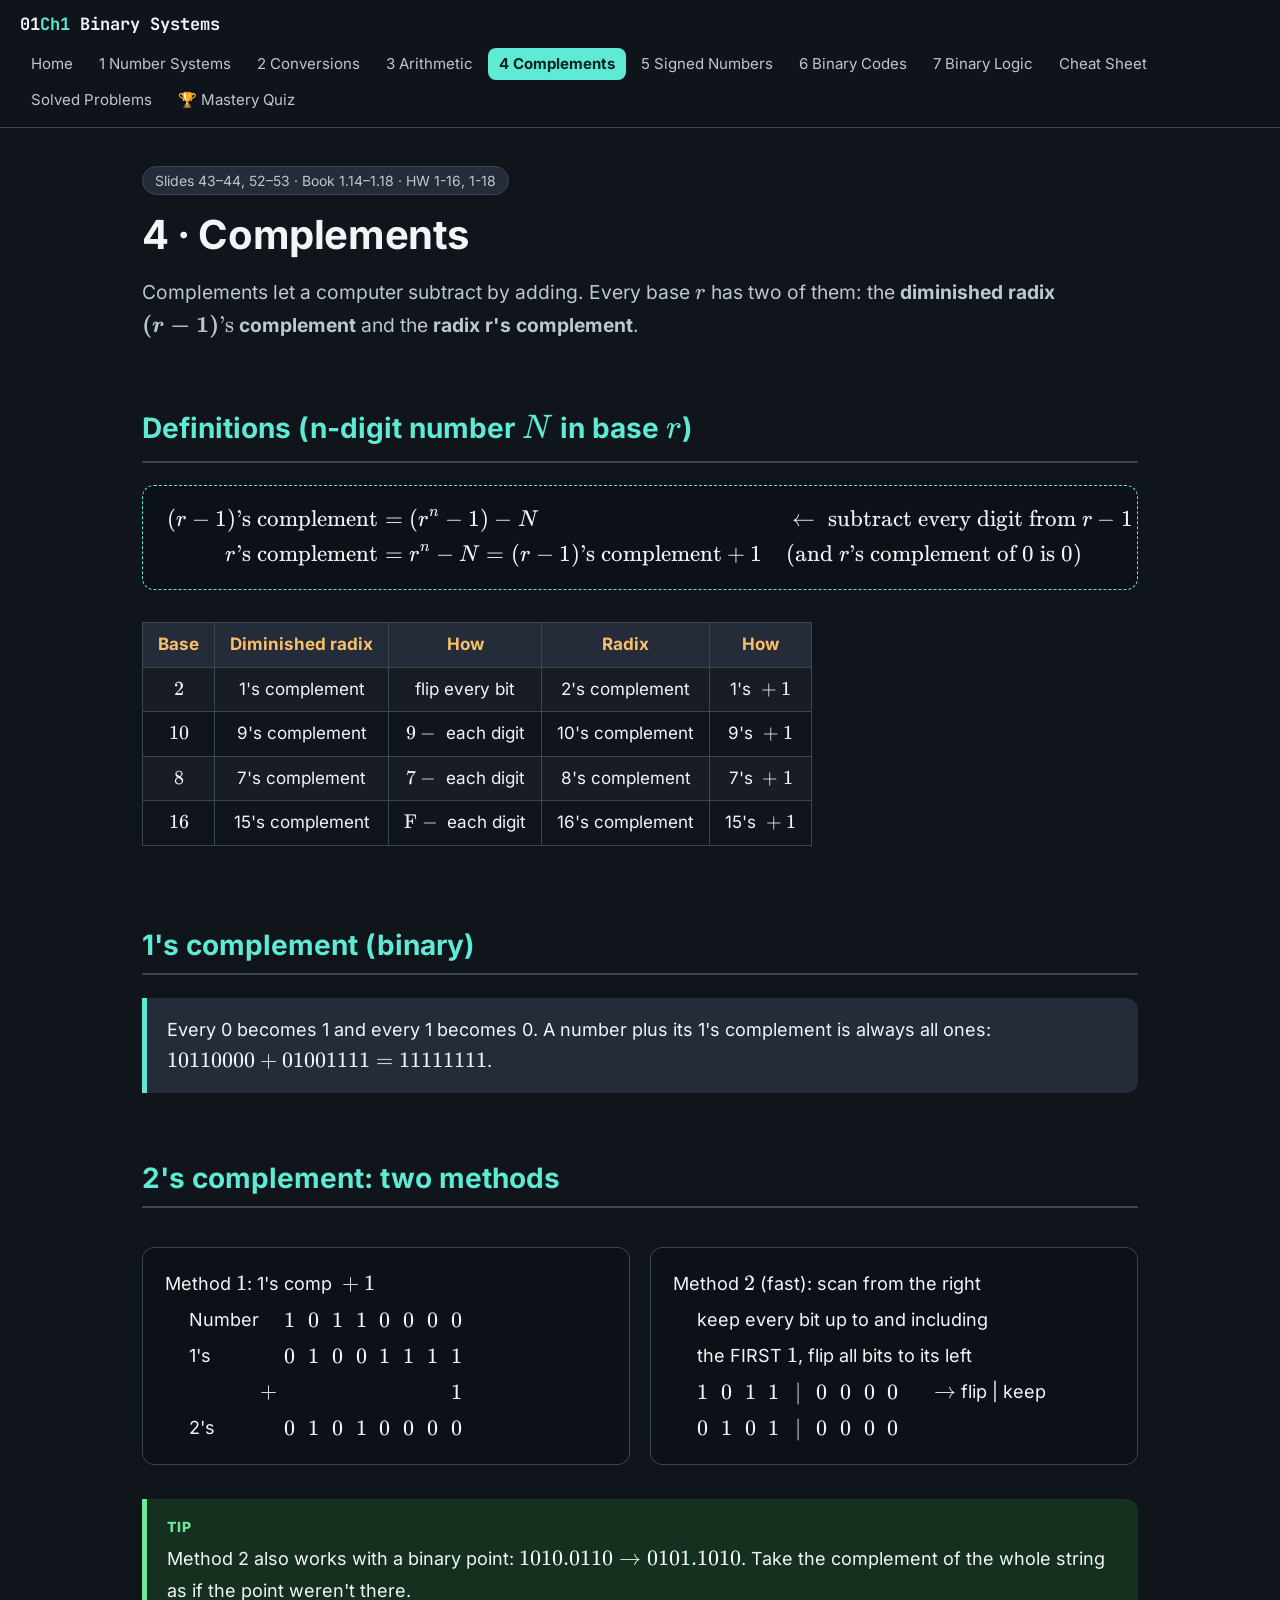
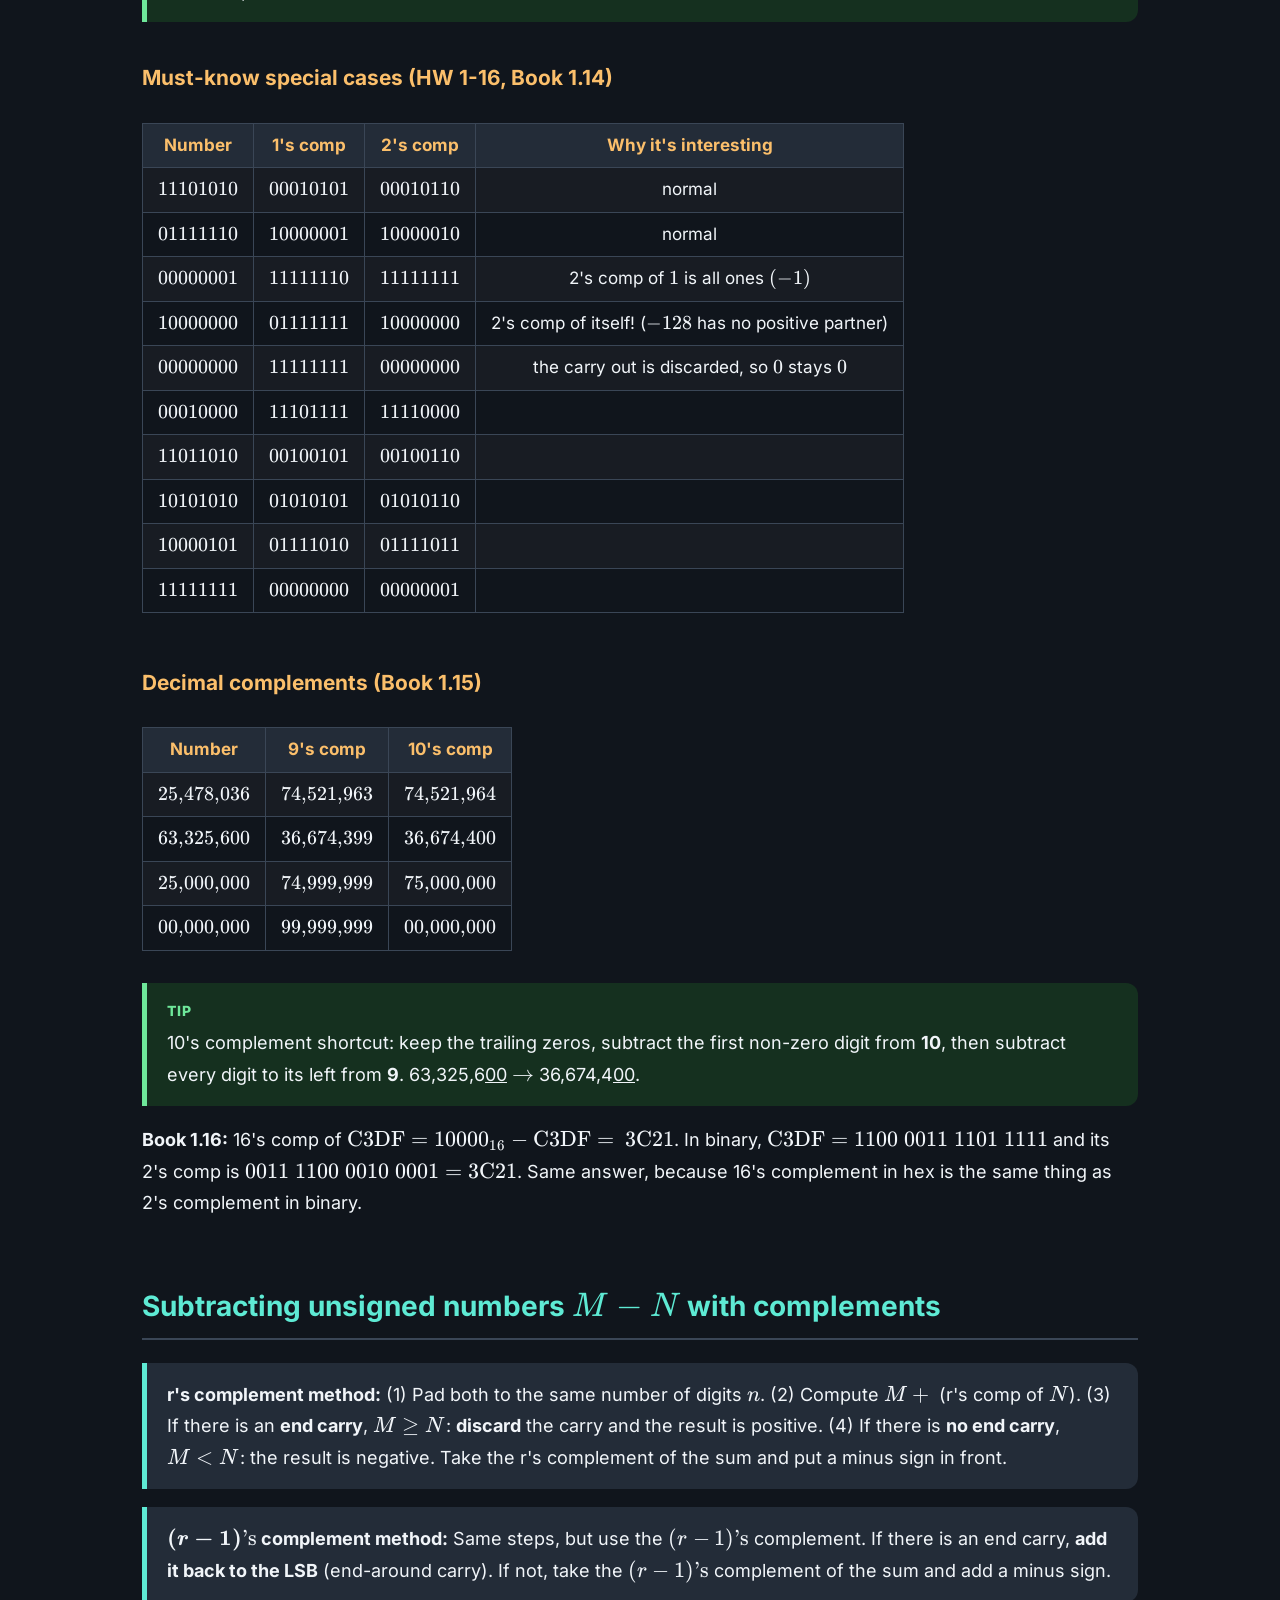
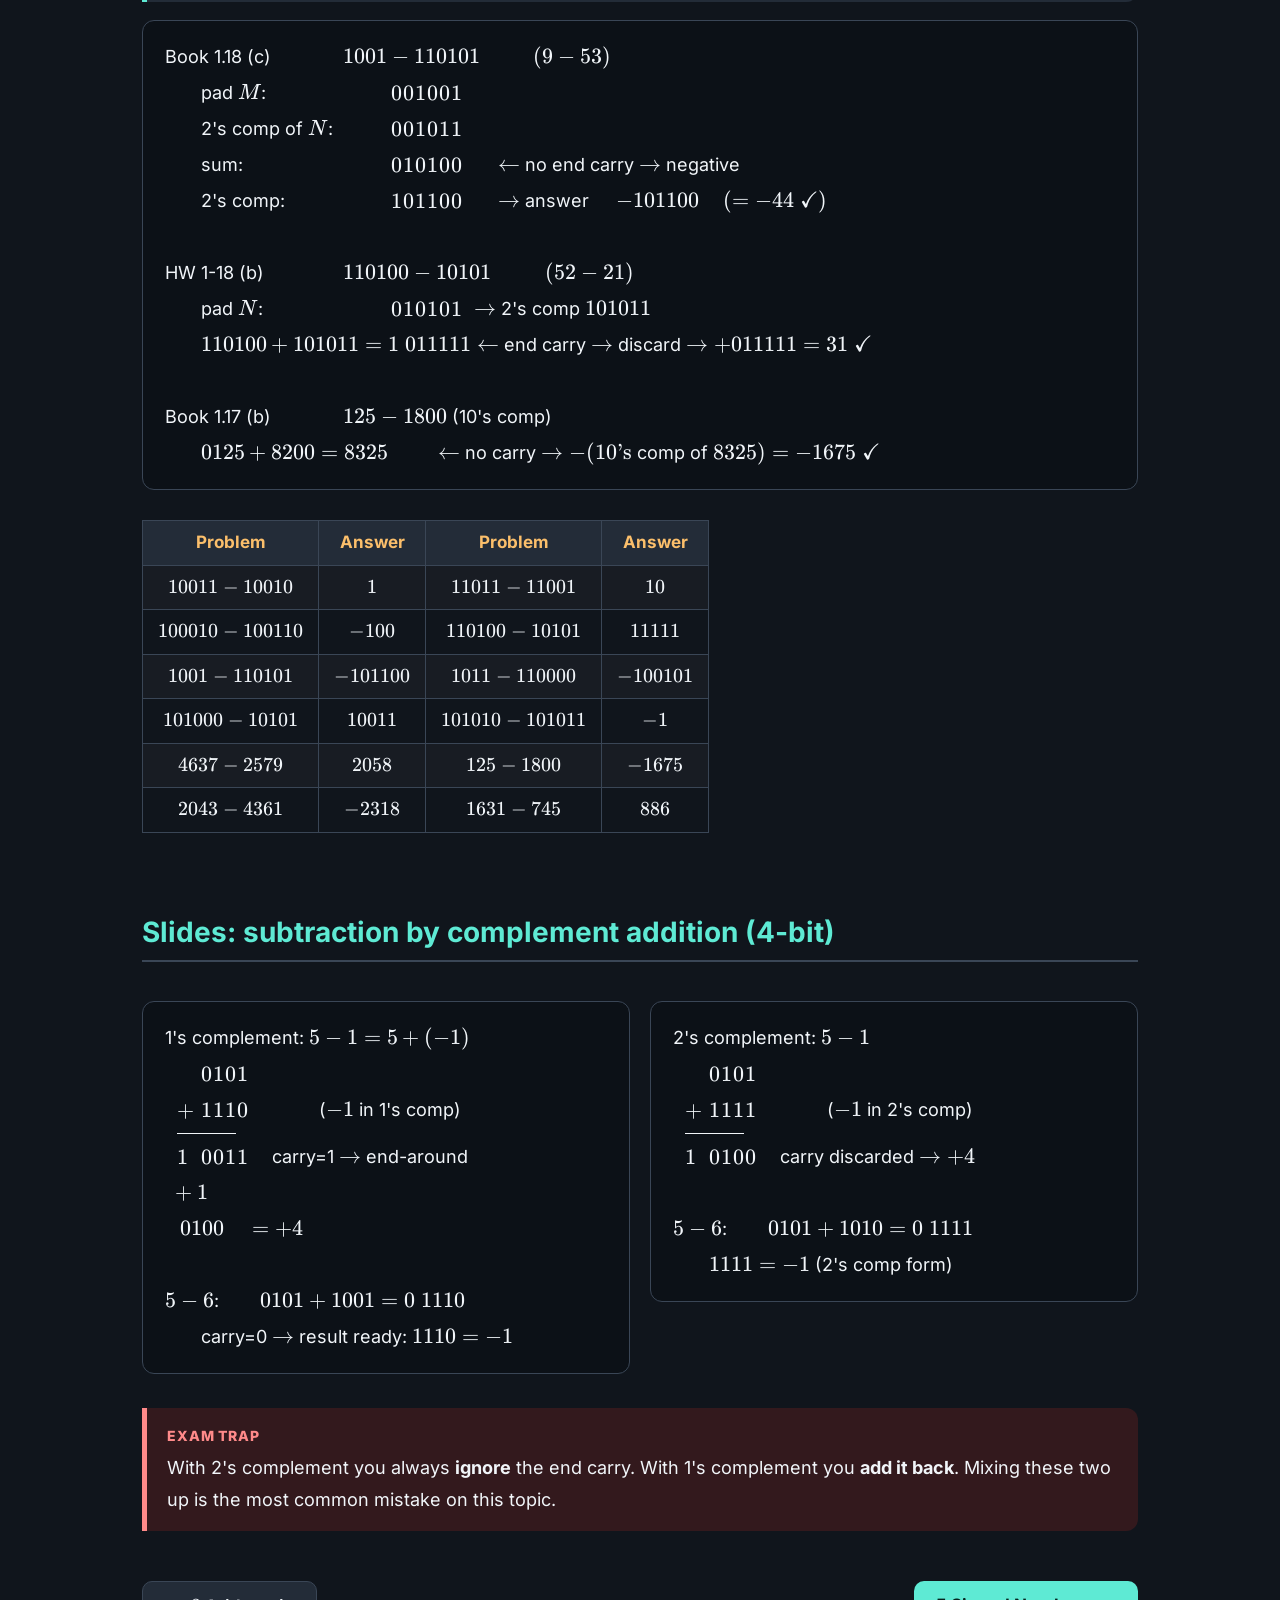
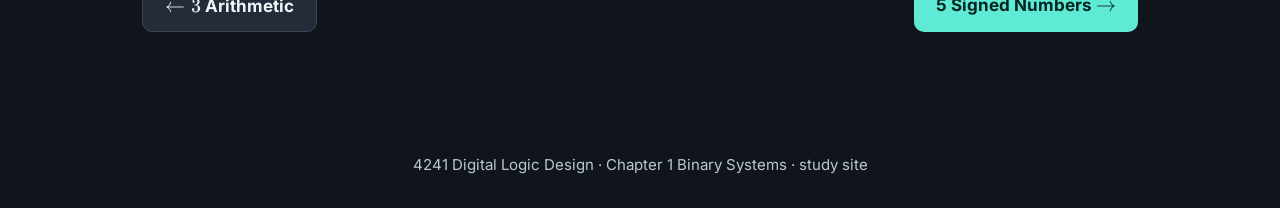
<file: complements.html>
<!DOCTYPE html><html lang="en"><head><meta charset="utf-8"><meta name="viewport" content="width=device-width,initial-scale=1">
<title>4 · Complements</title><link rel="stylesheet" href="assets/katex/katex.min.css"><link rel="stylesheet" href="assets/style.css"></head><body>
<main>
<p class="pill">Slides 43–44, 52–53 · Book 1.14–1.18 · HW 1-16, 1-18</p>
<h1>4 · Complements</h1>
<p class="lead">Complements let a computer subtract by adding. Every base r has two of them: the <b>diminished radix (r−1)'s complement</b> and the <b>radix r's complement</b>.</p>

<h2>Definitions (n-digit number N in base r)</h2>
<div class="formula" data-tex="\begin{aligned}(r-1)\text{'s complement}&amp;=(r^{n}-1)-N&amp;&amp;\leftarrow\text{ subtract every digit from }r-1\\r\text{'s complement}&amp;=r^{n}-N=(r-1)\text{'s complement}+1&amp;&amp;\text{(and }r\text{'s complement of 0 is 0)}\end{aligned}"></div>
<div class="tw"><table>
<tr><th>Base</th><th>Diminished radix</th><th>How</th><th>Radix</th><th>How</th></tr>
<tr><td>2</td><td>1's complement</td><td>flip every bit</td><td>2's complement</td><td>1's + 1</td></tr>
<tr><td>10</td><td>9's complement</td><td>9 − each digit</td><td>10's complement</td><td>9's + 1</td></tr>
<tr><td>8</td><td>7's complement</td><td>7 − each digit</td><td>8's complement</td><td>7's + 1</td></tr>
<tr><td>16</td><td>15's complement</td><td>F − each digit</td><td>16's complement</td><td>15's + 1</td></tr>
</table></div>

<h2>1's complement (binary)</h2>
<div class="rule">Every 0 becomes 1 and every 1 becomes 0. A number plus its 1's complement is always all ones: 10110000 + 01001111 = 11111111.</div>

<h2>2's complement: two methods</h2>
<div class="two">
<div class="steps">Method 1: 1's comp + 1
  Number  1 0 1 1 0 0 0 0
  1's     0 1 0 0 1 1 1 1
        +               1
  2's     0 1 0 1 0 0 0 0</div>
<div class="steps">Method 2 (fast): scan from the right
  keep every bit up to and including
  the FIRST 1, flip all bits to its left
  1 0 1 1 | 0 0 0 0   → flip | keep
  0 1 0 1 | 0 0 0 0</div></div>
<div class="tip">Method 2 also works with a binary point: 1010.0110 → 0101.1010. Take the complement of the whole string as if the point weren't there.</div>

<h3>Must-know special cases (HW 1-16, Book 1.14)</h3>
<div class="tw"><table>
<tr><th>Number</th><th>1's comp</th><th>2's comp</th><th>Why it's interesting</th></tr>
<tr><td>11101010</td><td>00010101</td><td>00010110</td><td>normal</td></tr>
<tr><td>01111110</td><td>10000001</td><td>10000010</td><td>normal</td></tr>
<tr><td>00000001</td><td>11111110</td><td>11111111</td><td>2's comp of 1 is all ones (−1)</td></tr>
<tr><td>10000000</td><td>01111111</td><td>10000000</td><td>2's comp of itself! (−128 has no positive partner)</td></tr>
<tr><td>00000000</td><td>11111111</td><td>00000000</td><td>the carry out is discarded, so 0 stays 0</td></tr>
<tr><td>00010000</td><td>11101111</td><td>11110000</td><td></td></tr>
<tr><td>11011010</td><td>00100101</td><td>00100110</td><td></td></tr>
<tr><td>10101010</td><td>01010101</td><td>01010110</td><td></td></tr>
<tr><td>10000101</td><td>01111010</td><td>01111011</td><td></td></tr>
<tr><td>11111111</td><td>00000000</td><td>00000001</td><td></td></tr>
</table></div>

<h3>Decimal complements (Book 1.15)</h3>
<div class="tw"><table>
<tr><th>Number</th><th>9's comp</th><th>10's comp</th></tr>
<tr><td>25,478,036</td><td>74,521,963</td><td>74,521,964</td></tr>
<tr><td>63,325,600</td><td>36,674,399</td><td>36,674,400</td></tr>
<tr><td>25,000,000</td><td>74,999,999</td><td>75,000,000</td></tr>
<tr><td>00,000,000</td><td>99,999,999</td><td>00,000,000</td></tr>
</table></div>
<div class="tip">10's complement shortcut: keep the trailing zeros, subtract the first non-zero digit from <b>10</b>, then subtract every digit to its left from <b>9</b>. 63,325,6<u>00</u> → 36,674,4<u>00</u>.</div>
<p><b>Book 1.16:</b> 16's comp of C3DF = 10000<sub>16</sub> − C3DF = <b>3C21</b>. In binary, C3DF = 1100 0011 1101 1111 and its 2's comp is 0011 1100 0010 0001 = 3C21. Same answer, because 16's complement in hex is the same thing as 2's complement in binary.</p>

<h2>Subtracting unsigned numbers M − N with complements</h2>
<div class="rule"><b>r's complement method:</b> (1) Pad both to the same number of digits n. (2) Compute M + (r's comp of N). (3) If there is an <b>end carry</b>, M ≥ N: <b>discard</b> the carry and the result is positive. (4) If there is <b>no end carry</b>, M &lt; N: the result is negative. Take the r's complement of the sum and put a minus sign in front.</div>
<div class="rule"><b>(r−1)'s complement method:</b> Same steps, but use the (r−1)'s complement. If there is an end carry, <b>add it back to the LSB</b> (end-around carry). If not, take the (r−1)'s complement of the sum and add a minus sign.</div>
<div class="steps">Book 1.18 (c)  1001 − 110101   (9 − 53)
   pad M:          001001
   2's comp of N:  001011
   sum:            010100   ← no end carry → negative
   2's comp:       101100   → answer  −101100  (= −44 ✓)

HW 1-18 (b)    110100 − 10101   (52 − 21)
   pad N:          010101 → 2's comp 101011
   110100 + 101011 = 1 011111 ← end carry → discard → +011111 = 31 ✓

Book 1.17 (b)  125 − 1800 (10's comp)
   0125 + 8200 = 8325  ← no carry → −(10's comp of 8325) = −1675 ✓</div>
<div class="tw"><table><tr><th>Problem</th><th>Answer</th><th>Problem</th><th>Answer</th></tr>
<tr><td>10011 − 10010</td><td>1</td><td>11011 − 11001</td><td>10</td></tr>
<tr><td>100010 − 100110</td><td>−100</td><td>110100 − 10101</td><td>11111</td></tr>
<tr><td>1001 − 110101</td><td>−101100</td><td>1011 − 110000</td><td>−100101</td></tr>
<tr><td>101000 − 10101</td><td>10011</td><td>101010 − 101011</td><td>−1</td></tr>
<tr><td>4637 − 2579</td><td>2058</td><td>125 − 1800</td><td>−1675</td></tr>
<tr><td>2043 − 4361</td><td>−2318</td><td>1631 − 745</td><td>886</td></tr></table></div>

<h2>Slides: subtraction by complement addition (4-bit)</h2>
<div class="two">
<div class="steps">1's complement: 5 − 1 = 5 + (−1)
   0101
 + 1110      (−1 in 1's comp)
 ─────
 1 0011  carry=1 → end-around
 + 1
   0100  = +4

5 − 6:  0101 + 1001 = 0 1110
   carry=0 → result ready: 1110 = −1</div>
<div class="steps">2's complement: 5 − 1
   0101
 + 1111      (−1 in 2's comp)
 ─────
 1 0100  carry discarded → +4

5 − 6:  0101 + 1010 = 0 1111
   1111 = −1 (2's comp form)</div></div>
<div class="trap">With 2's complement you always <b>ignore</b> the end carry. With 1's complement you <b>add it back</b>. Mixing these two up is the most common mistake on this topic.</div>
</main>
<script src="assets/katex/katex.min.js"></script><script src="assets/math.js"></script><script src="assets/layout.js"></script></body></html>
</file>
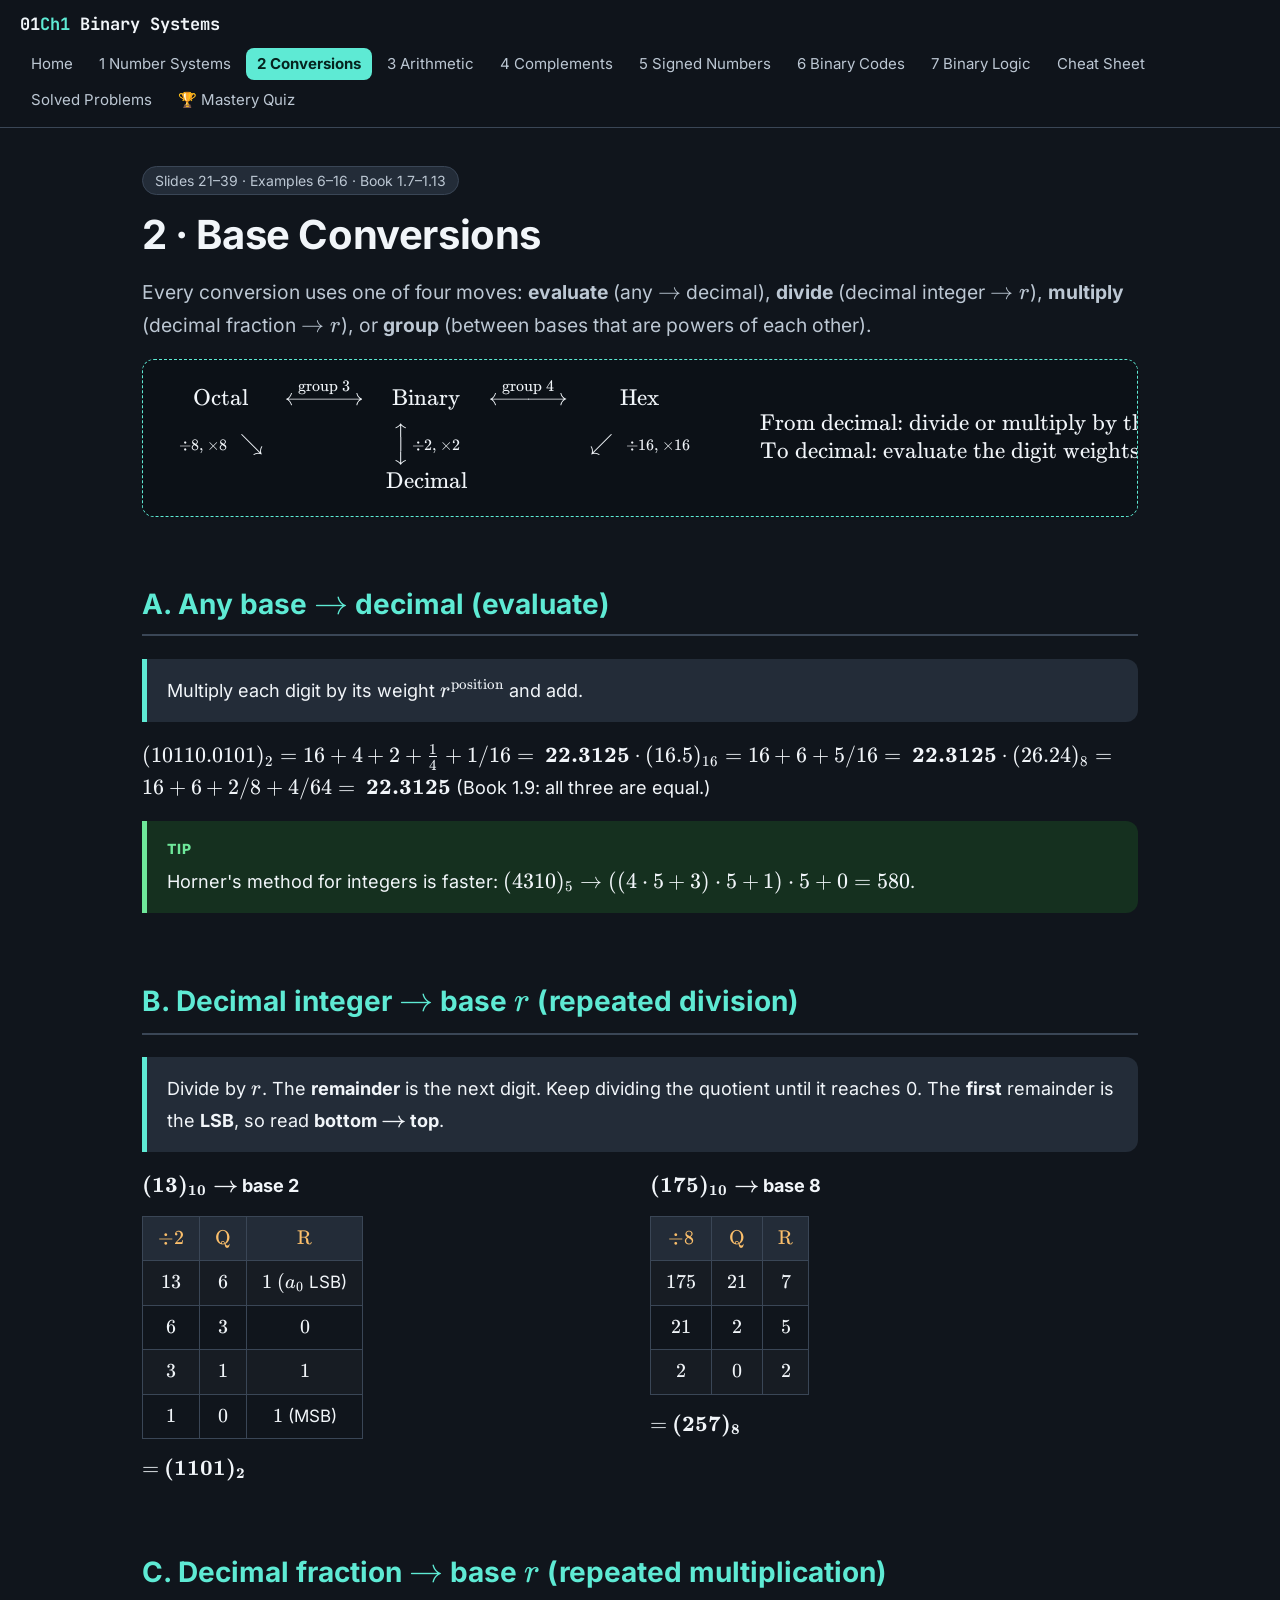
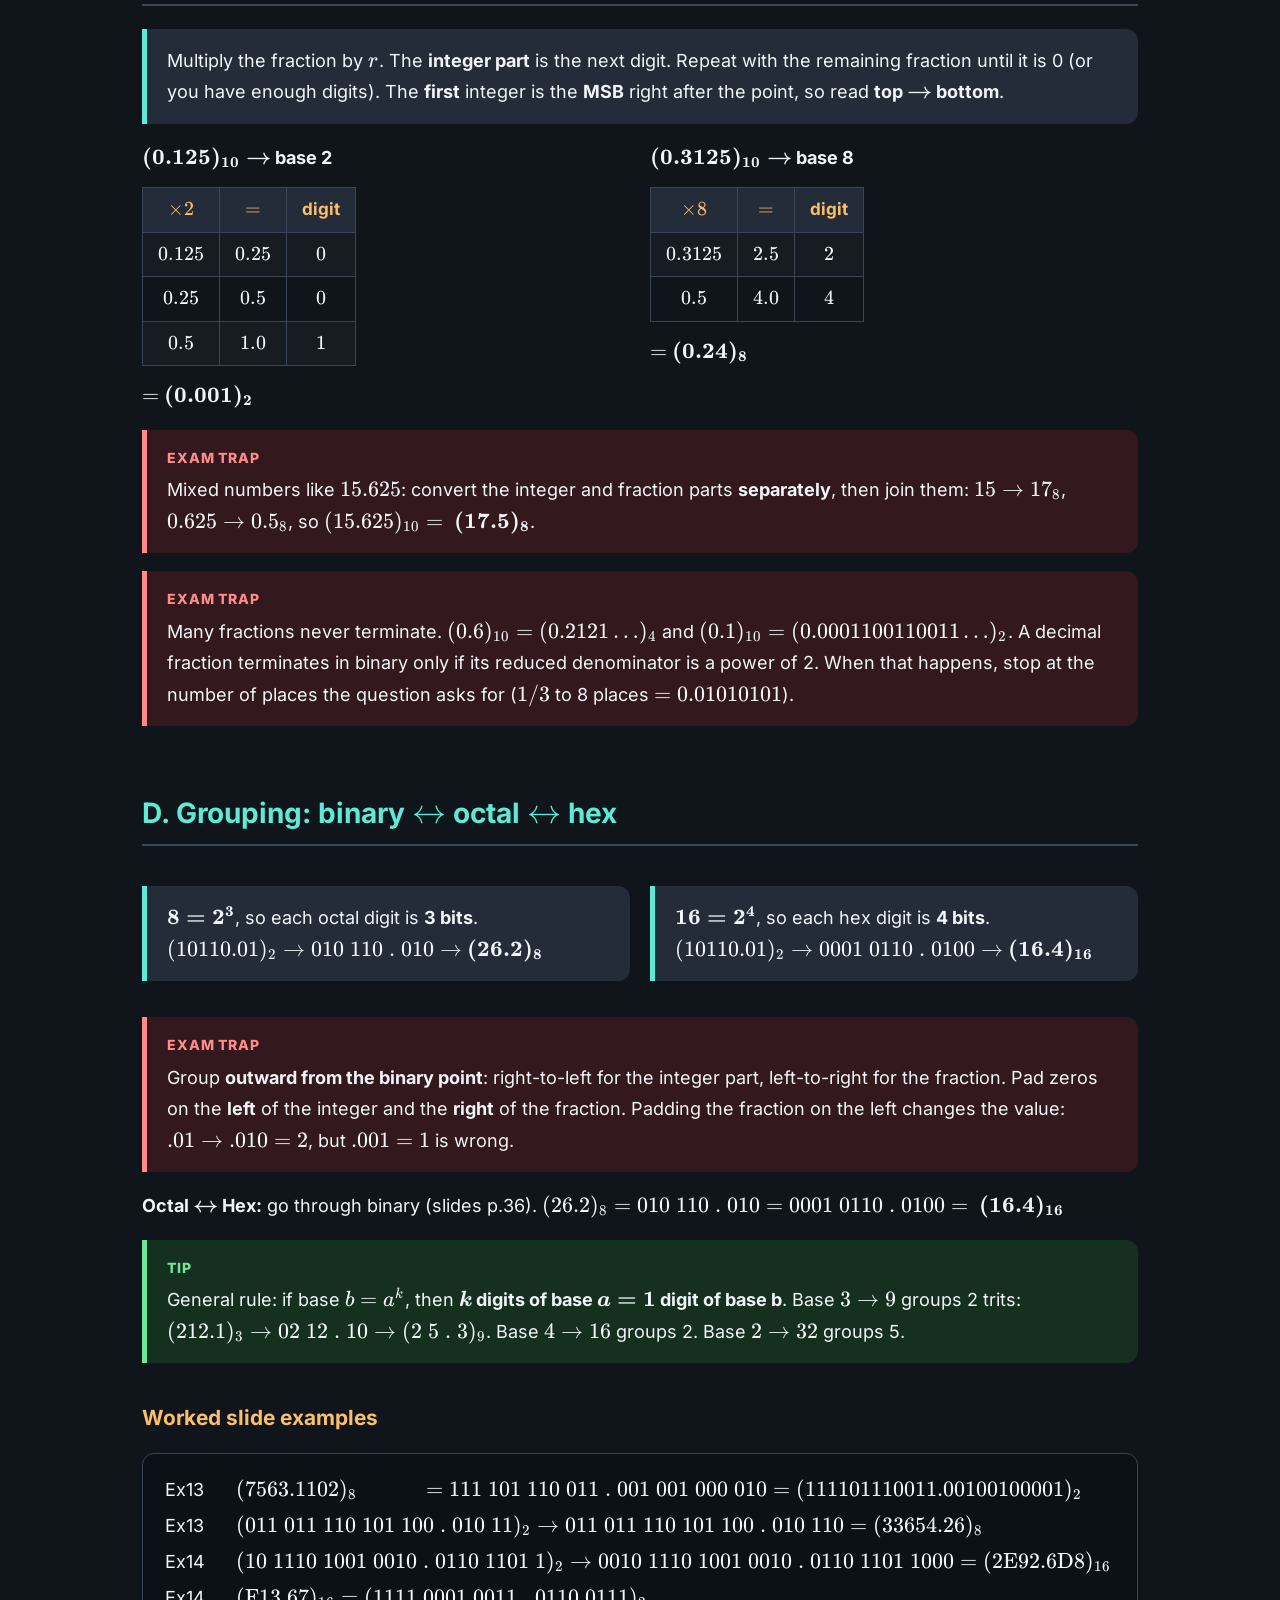
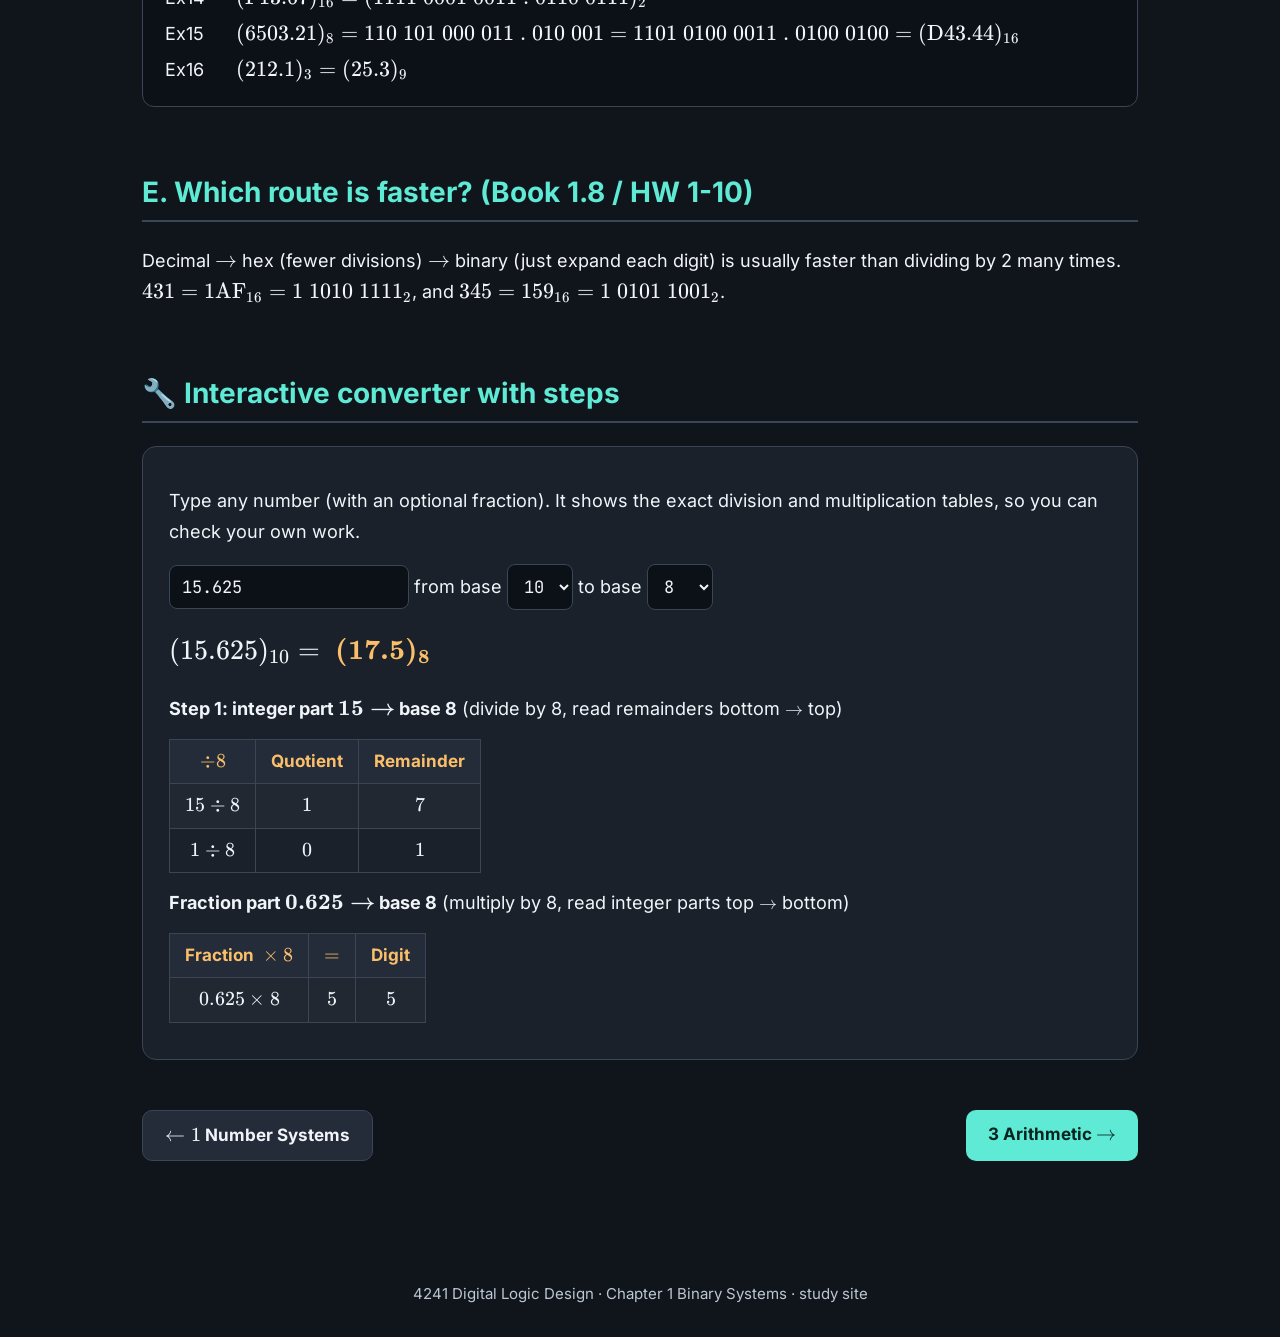
<file: conversions.html>
<!DOCTYPE html><html lang="en"><head><meta charset="utf-8"><meta name="viewport" content="width=device-width,initial-scale=1">
<title>2 · Base Conversions</title><link rel="stylesheet" href="assets/katex/katex.min.css"><link rel="stylesheet" href="assets/style.css"></head><body>
<main>
<p class="pill">Slides 21–39 · Examples 6–16 · Book 1.7–1.13</p>
<h1>2 · Base Conversions</h1>
<p class="lead">Every conversion uses one of four moves: <b>evaluate</b> (any → decimal), <b>divide</b> (decimal integer → r), <b>multiply</b> (decimal fraction → r), or <b>group</b> (between bases that are powers of each other).</p>

<div class="formula" data-tex="\begin{array}{ccccc}\text{Octal}&amp;\xleftrightarrow{\ \text{group 3}\ }&amp;\text{Binary}&amp;\xleftrightarrow{\ \text{group 4}\ }&amp;\text{Hex}\\[4pt]{\scriptstyle\div 8,\ \times 8}\;\searrow&amp;&amp;\Big\updownarrow{\scriptstyle\ \div 2,\ \times 2}&amp;&amp;\swarrow\;{\scriptstyle\div 16,\ \times 16}\\[4pt]&amp;&amp;\text{Decimal}&amp;&amp;\end{array}\qquad\begin{array}{l}\text{From decimal: divide or multiply by the base.}\\\text{To decimal: evaluate the digit weights.}\end{array}"></div>

<h2>A. Any base → decimal (evaluate)</h2>
<div class="rule">Multiply each digit by its weight r<sup>position</sup> and add.</div>
<p>(10110.0101)<sub>2</sub> = 16+4+2 + ¼+1/16 = <b>22.3125</b> · (16.5)<sub>16</sub> = 16+6+5/16 = <b>22.3125</b> · (26.24)<sub>8</sub> = 16+6+2/8+4/64 = <b>22.3125</b> (Book 1.9: all three are equal.)</p>
<div class="tip">Horner's method for integers is faster: (4310)<sub>5</sub> → ((4·5+3)·5+1)·5+0 = 580.</div>

<h2>B. Decimal integer → base r (repeated division)</h2>
<div class="rule">Divide by r. The <b>remainder</b> is the next digit. Keep dividing the quotient until it reaches 0. The <b>first</b> remainder is the <b>LSB</b>, so read <b>bottom → top</b>.</div>
<div class="two"><div><b>(13)<sub>10</sub> → base 2</b><table><tr><th>÷2</th><th>Q</th><th>R</th></tr><tr><td>13</td><td>6</td><td>1 (a<sub>0</sub> LSB)</td></tr><tr><td>6</td><td>3</td><td>0</td></tr><tr><td>3</td><td>1</td><td>1</td></tr><tr><td>1</td><td>0</td><td>1 (MSB)</td></tr></table>= <b>(1101)<sub>2</sub></b></div>
<div><b>(175)<sub>10</sub> → base 8</b><table><tr><th>÷8</th><th>Q</th><th>R</th></tr><tr><td>175</td><td>21</td><td>7</td></tr><tr><td>21</td><td>2</td><td>5</td></tr><tr><td>2</td><td>0</td><td>2</td></tr></table>= <b>(257)<sub>8</sub></b></div></div>

<h2>C. Decimal fraction → base r (repeated multiplication)</h2>
<div class="rule">Multiply the fraction by r. The <b>integer part</b> is the next digit. Repeat with the remaining fraction until it is 0 (or you have enough digits). The <b>first</b> integer is the <b>MSB</b> right after the point, so read <b>top → bottom</b>.</div>
<div class="two"><div><b>(0.125)<sub>10</sub> → base 2</b><table><tr><th>×2</th><th>=</th><th>digit</th></tr><tr><td>0.125</td><td>0.25</td><td>0</td></tr><tr><td>0.25</td><td>0.5</td><td>0</td></tr><tr><td>0.5</td><td>1.0</td><td>1</td></tr></table>= <b>(0.001)<sub>2</sub></b></div>
<div><b>(0.3125)<sub>10</sub> → base 8</b><table><tr><th>×8</th><th>=</th><th>digit</th></tr><tr><td>0.3125</td><td>2.5</td><td>2</td></tr><tr><td>0.5</td><td>4.0</td><td>4</td></tr></table>= <b>(0.24)<sub>8</sub></b></div></div>
<div class="trap">Mixed numbers like 15.625: convert the integer and fraction parts <b>separately</b>, then join them: 15 → 17<sub>8</sub>, 0.625 → 0.5<sub>8</sub>, so (15.625)<sub>10</sub> = <b>(17.5)<sub>8</sub></b>.</div>
<div class="trap">Many fractions never terminate. (0.6)<sub>10</sub> = (0.2121…)<sub>4</sub> and (0.1)<sub>10</sub> = (0.0001100110011…)<sub>2</sub>. A decimal fraction terminates in binary only if its reduced denominator is a power of 2. When that happens, stop at the number of places the question asks for (1/3 to 8 places = 0.01010101).</div>

<h2>D. Grouping: binary ↔ octal ↔ hex</h2>
<div class="two"><div class="rule"><b>8 = 2³</b>, so each octal digit is <b>3 bits</b>.<br>(10110.01)<sub>2</sub> → 010 110 . 010 → <b>(26.2)<sub>8</sub></b></div>
<div class="rule"><b>16 = 2⁴</b>, so each hex digit is <b>4 bits</b>.<br>(10110.01)<sub>2</sub> → 0001 0110 . 0100 → <b>(16.4)<sub>16</sub></b></div></div>
<div class="trap">Group <b>outward from the binary point</b>: right-to-left for the integer part, left-to-right for the fraction. Pad zeros on the <b>left</b> of the integer and the <b>right</b> of the fraction. Padding the fraction on the left changes the value: .01 → .010 = 2, but .001 = 1 is wrong.</div>
<p><b>Octal ↔ Hex:</b> go through binary (slides p.36). (26.2)<sub>8</sub> = 010 110 . 010 = 0001 0110 . 0100 = <b>(16.4)<sub>16</sub></b></p>
<div class="tip">General rule: if base b = a<sup>k</sup>, then <b>k digits of base a = 1 digit of base b</b>. Base 3 → 9 groups 2 trits: (212.1)<sub>3</sub> → 02 12 . 10 → (2 5 . 3)<sub>9</sub>. Base 4 → 16 groups 2. Base 2 → 32 groups 5.</div>

<h3>Worked slide examples</h3>
<div class="steps">Ex13  (7563.1102)8  = 111 101 110 011 . 001 001 000 010 = (111101110011.00100100001)2
Ex13  (011 011 110 101 100 . 010 11)2 → 011 011 110 101 100 . 010 110 = (33654.26)8
Ex14  (10 1110 1001 0010 . 0110 1101 1)2 → 0010 1110 1001 0010 . 0110 1101 1000 = (2E92.6D8)16
Ex14  (F13.67)16 = (1111 0001 0011 . 0110 0111)2
Ex15  (6503.21)8 = 110 101 000 011 . 010 001 = 1101 0100 0011 . 0100 0100 = (D43.44)16
Ex16  (212.1)3 = (25.3)9</div>

<h2>E. Which route is faster? (Book 1.8 / HW 1-10)</h2>
<p>Decimal → hex (fewer divisions) → binary (just expand each digit) is usually faster than dividing by 2 many times. 431 = 1AF<sub>16</sub> = 1 1010 1111<sub>2</sub>, and 345 = 159<sub>16</sub> = 1 0101 1001<sub>2</sub>.</p>

<h2 id="conv">🔧 Interactive converter with steps</h2>
<div class="card noprint">
<p>Type any number (with an optional fraction). It shows the exact division and multiplication tables, so you can check your own work.</p>
<input id="cv-in" type="text" value="15.625" size="18"> from base <select id="cv-a"></select> to base <select id="cv-b"></select>
<div id="cv-out" style="margin-top:12px"></div>
</div>
<script>
(function(){var a=document.getElementById("cv-a"),b=document.getElementById("cv-b");for(var i=2;i<=36;i++){a.add(new Option(i,i));b.add(new Option(i,i));}a.value=10;b.value=8;})();
</script>
</main>
<script src="assets/converter.js"></script>
<script src="assets/katex/katex.min.js"></script><script src="assets/math.js"></script><script src="assets/layout.js"></script></body></html>
</file>
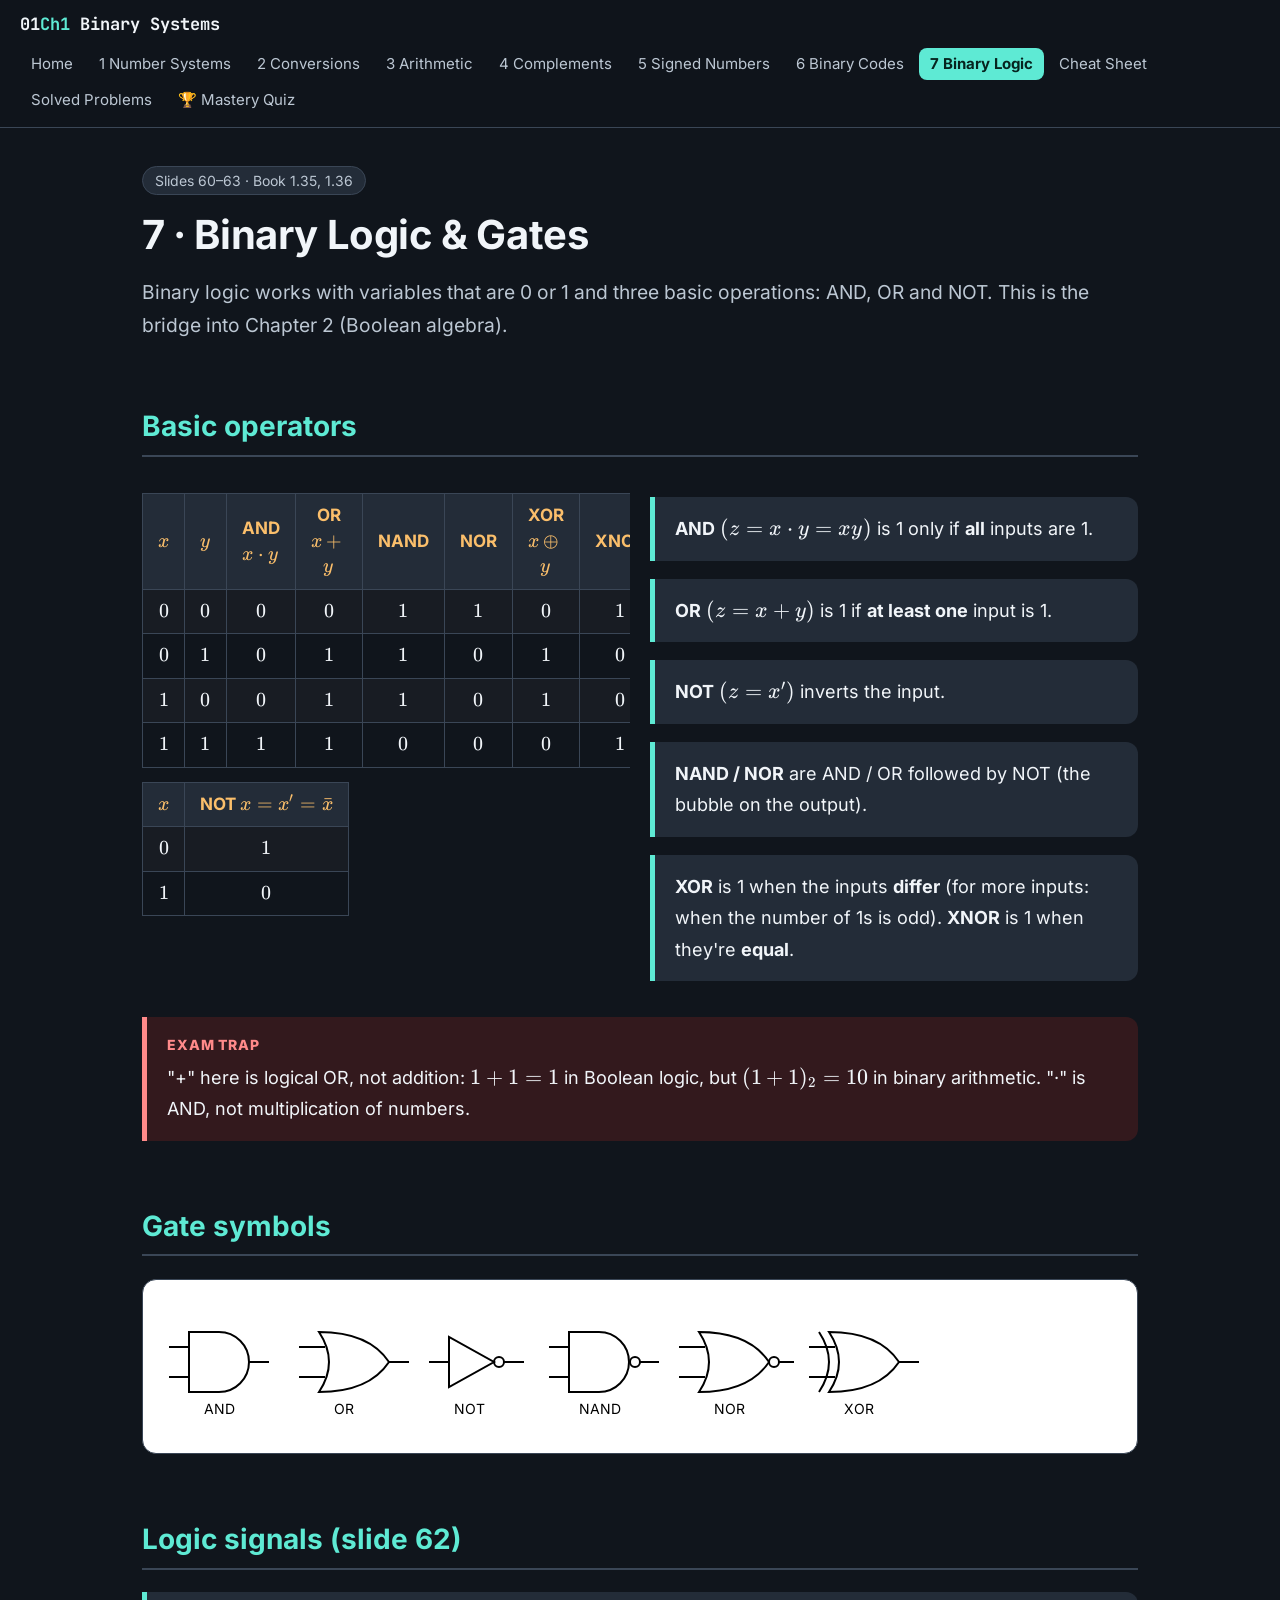
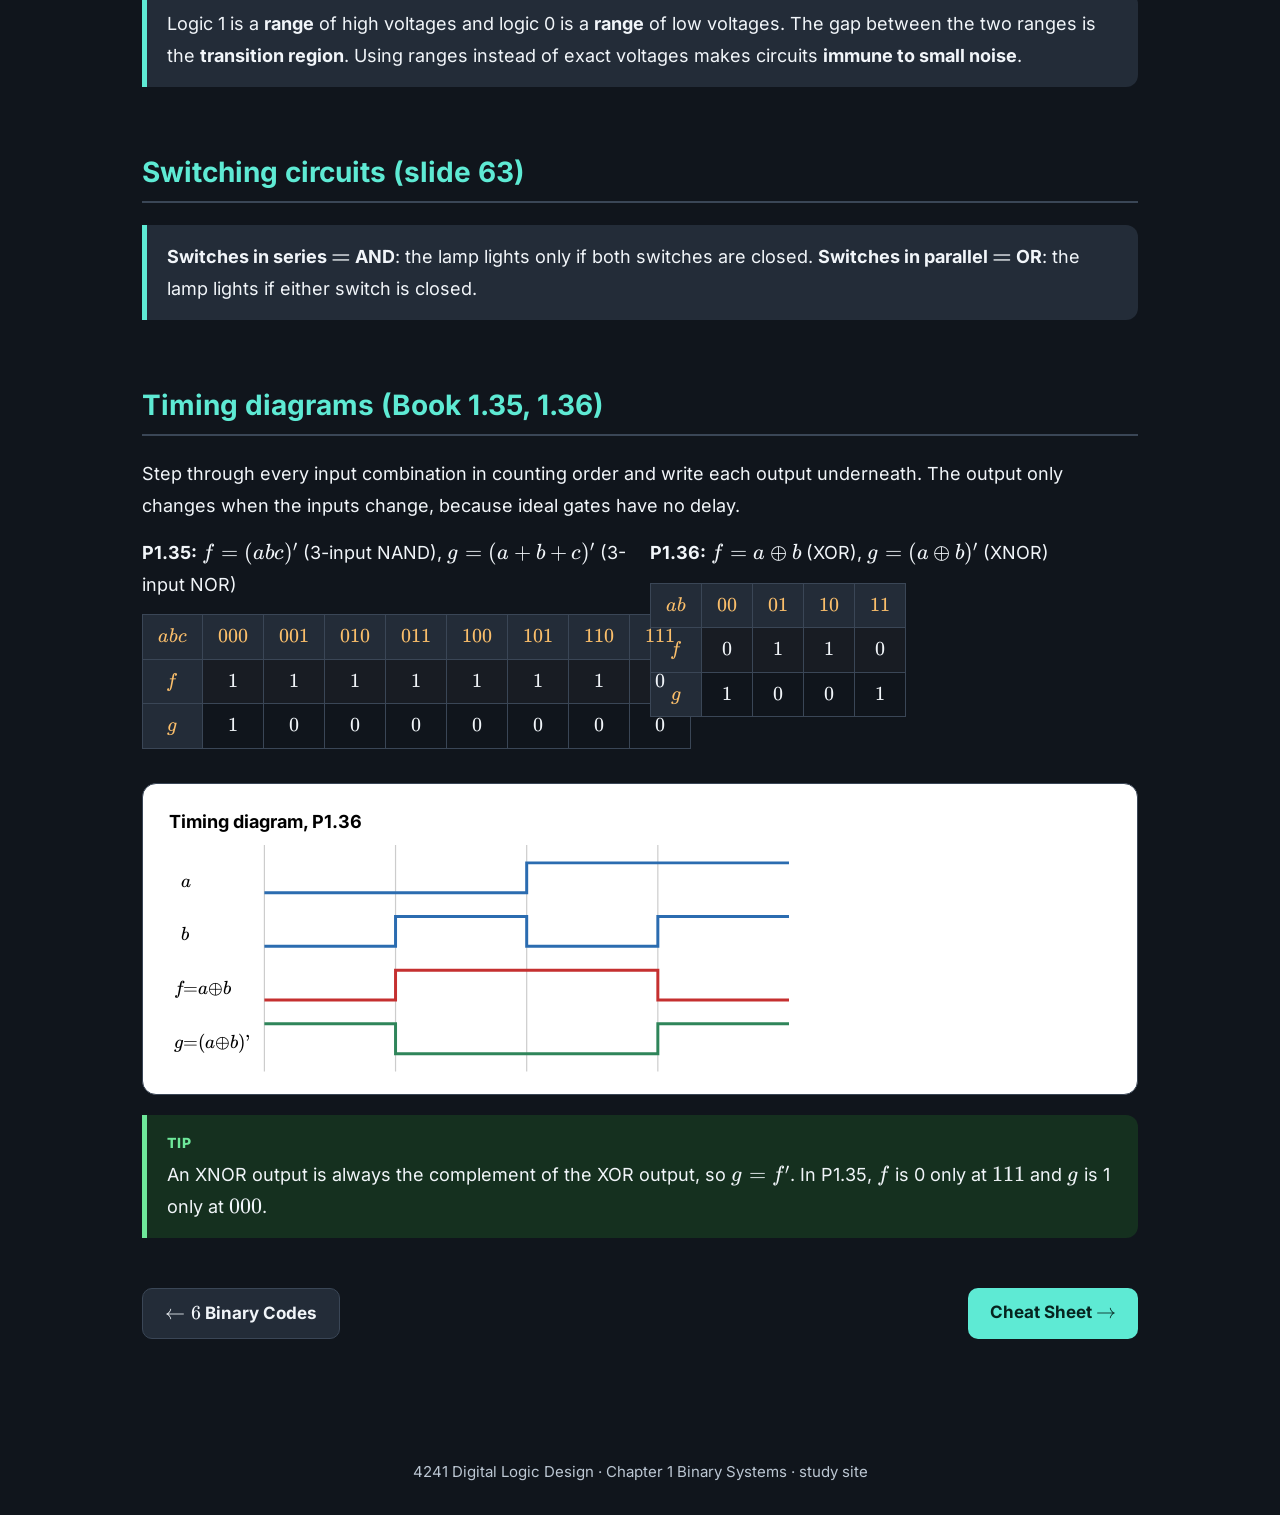
<file: logic.html>
<!DOCTYPE html><html lang="en"><head><meta charset="utf-8"><meta name="viewport" content="width=device-width,initial-scale=1">
<title>7 · Binary Logic</title><link rel="stylesheet" href="assets/katex/katex.min.css"><link rel="stylesheet" href="assets/style.css"></head><body>
<main>
<p class="pill">Slides 60–63 · Book 1.35, 1.36</p>
<h1>7 · Binary Logic &amp; Gates</h1>
<p class="lead">Binary logic works with variables that are 0 or 1 and three basic operations: AND, OR and NOT. This is the bridge into Chapter 2 (Boolean algebra).</p>

<h2>Basic operators</h2>
<div class="two">
<div class="tw"><table><tr><th>x</th><th>y</th><th>AND x·y</th><th>OR x+y</th><th>NAND</th><th>NOR</th><th>XOR x⊕y</th><th>XNOR</th></tr>
<tr><td>0</td><td>0</td><td>0</td><td>0</td><td>1</td><td>1</td><td>0</td><td>1</td></tr>
<tr><td>0</td><td>1</td><td>0</td><td>1</td><td>1</td><td>0</td><td>1</td><td>0</td></tr>
<tr><td>1</td><td>0</td><td>0</td><td>1</td><td>1</td><td>0</td><td>1</td><td>0</td></tr>
<tr><td>1</td><td>1</td><td>1</td><td>1</td><td>0</td><td>0</td><td>0</td><td>1</td></tr></table>
<table><tr><th>x</th><th>NOT x = x' = x̄</th></tr><tr><td>0</td><td>1</td></tr><tr><td>1</td><td>0</td></tr></table></div>
<div>
<div class="rule"><b>AND</b> (z = x·y = xy) is 1 only if <b>all</b> inputs are 1.</div>
<div class="rule"><b>OR</b> (z = x + y) is 1 if <b>at least one</b> input is 1.</div>
<div class="rule"><b>NOT</b> (z = x') inverts the input.</div>
<div class="rule"><b>NAND / NOR</b> are AND / OR followed by NOT (the bubble on the output).</div>
<div class="rule"><b>XOR</b> is 1 when the inputs <b>differ</b> (for more inputs: when the number of 1s is odd). <b>XNOR</b> is 1 when they're <b>equal</b>.</div>
</div></div>
<div class="trap">"+" here is logical OR, not addition: 1 + 1 = 1 in Boolean logic, but (1+1)₂ = 10 in binary arithmetic. "·" is AND, not multiplication of numbers.</div>

<h2>Gate symbols</h2>
<div class="card" style="background:#fff;color:#000">
<svg viewBox="0 0 760 120" width="100%" style="max-width:760px" font-family="Inter,sans-serif" font-size="14">
<g stroke="#000" stroke-width="2" fill="none">
<path d="M20 30 h30 a30 30 0 0 1 0 60 h-30 z"/><line x1="0" y1="45" x2="20" y2="45"/><line x1="0" y1="75" x2="20" y2="75"/><line x1="80" y1="60" x2="100" y2="60"/>
<path d="M150 30 q20 30 0 60 q50 0 70 -30 q-20 -30 -70 -30 z"/><line x1="130" y1="45" x2="156" y2="45"/><line x1="130" y1="75" x2="156" y2="75"/><line x1="220" y1="60" x2="240" y2="60"/>
<path d="M280 35 v50 l45 -25 z"/><circle cx="330" cy="60" r="5"/><line x1="260" y1="60" x2="280" y2="60"/><line x1="335" y1="60" x2="355" y2="60"/>
<path d="M400 30 h30 a30 30 0 0 1 0 60 h-30 z"/><circle cx="466" cy="60" r="5"/><line x1="380" y1="45" x2="400" y2="45"/><line x1="380" y1="75" x2="400" y2="75"/><line x1="471" y1="60" x2="490" y2="60"/>
<path d="M530 30 q20 30 0 60 q50 0 70 -30 q-20 -30 -70 -30 z"/><circle cx="605" cy="60" r="5"/><line x1="510" y1="45" x2="536" y2="45"/><line x1="510" y1="75" x2="536" y2="75"/><line x1="610" y1="60" x2="625" y2="60"/>
<path d="M660 30 q20 30 0 60 q50 0 70 -30 q-20 -30 -70 -30 z"/><path d="M650 30 q20 30 0 60"/><line x1="640" y1="45" x2="666" y2="45"/><line x1="640" y1="75" x2="666" y2="75"/><line x1="730" y1="60" x2="750" y2="60"/>
</g><g fill="#000"><text x="35" y="112">AND</text><text x="165" y="112">OR</text><text x="285" y="112">NOT</text><text x="410" y="112">NAND</text><text x="545" y="112">NOR</text><text x="675" y="112">XOR</text></g></svg>
</div>

<h2>Logic signals (slide 62)</h2>
<div class="rule">Logic 1 is a <b>range</b> of high voltages and logic 0 is a <b>range</b> of low voltages. The gap between the two ranges is the <b>transition region</b>. Using ranges instead of exact voltages makes circuits <b>immune to small noise</b>.</div>

<h2>Switching circuits (slide 63)</h2>
<div class="rule"><b>Switches in series = AND</b>: the lamp lights only if both switches are closed. <b>Switches in parallel = OR</b>: the lamp lights if either switch is closed.</div>

<h2>Timing diagrams (Book 1.35, 1.36)</h2>
<p>Step through every input combination in counting order and write each output underneath. The output only changes when the inputs change, because ideal gates have no delay.</p>
<div class="two">
<div><b>P1.35:</b> f = (abc)' (3-input NAND), g = (a+b+c)' (3-input NOR)
<table><tr><th>abc</th><th>000</th><th>001</th><th>010</th><th>011</th><th>100</th><th>101</th><th>110</th><th>111</th></tr>
<tr><th>f</th><td>1</td><td>1</td><td>1</td><td>1</td><td>1</td><td>1</td><td>1</td><td>0</td></tr>
<tr><th>g</th><td>1</td><td>0</td><td>0</td><td>0</td><td>0</td><td>0</td><td>0</td><td>0</td></tr></table></div>
<div><b>P1.36:</b> f = a ⊕ b (XOR), g = (a ⊕ b)' (XNOR)
<table><tr><th>ab</th><th>00</th><th>01</th><th>10</th><th>11</th></tr>
<tr><th>f</th><td>0</td><td>1</td><td>1</td><td>0</td></tr>
<tr><th>g</th><td>1</td><td>0</td><td>0</td><td>1</td></tr></table></div></div>
<div class="card" style="background:#fff;color:#000"><b>Timing diagram, P1.36</b>
<svg viewBox="0 0 520 190" width="100%" style="display:block;max-width:620px;margin-top:8px" font-family="KaTeX_Math,KaTeX_Main,serif" font-size="16">
<g stroke="#ccc"><line x1="80" y1="0" x2="80" y2="190"/><line x1="190" y1="0" x2="190" y2="190"/><line x1="300" y1="0" x2="300" y2="190"/><line x1="410" y1="0" x2="410" y2="190"/></g>
<g fill="none" stroke-width="2.5">
<polyline stroke="#2b6cb0" points="80,40 300,40 300,15 520,15"/>
<polyline stroke="#2b6cb0" points="80,85 190,85 190,60 300,60 300,85 410,85 410,60 520,60"/>
<polyline stroke="#c53030" points="80,130 190,130 190,105 410,105 410,130 520,130"/>
<polyline stroke="#2f855a" points="80,150 190,150 190,175 410,175 410,150 520,150"/>
</g>
<text x="10" y="35">a</text><text x="10" y="80">b</text><text x="4" y="125">f=a⊕b</text><text x="4" y="170">g=(a⊕b)'</text>
</svg></div>
<div class="tip">An XNOR output is always the complement of the XOR output, so g = f'. In P1.35, f is 0 only at 111 and g is 1 only at 000.</div>
</main>
<script src="assets/katex/katex.min.js"></script><script src="assets/math.js"></script><script src="assets/layout.js"></script></body></html>
</file>
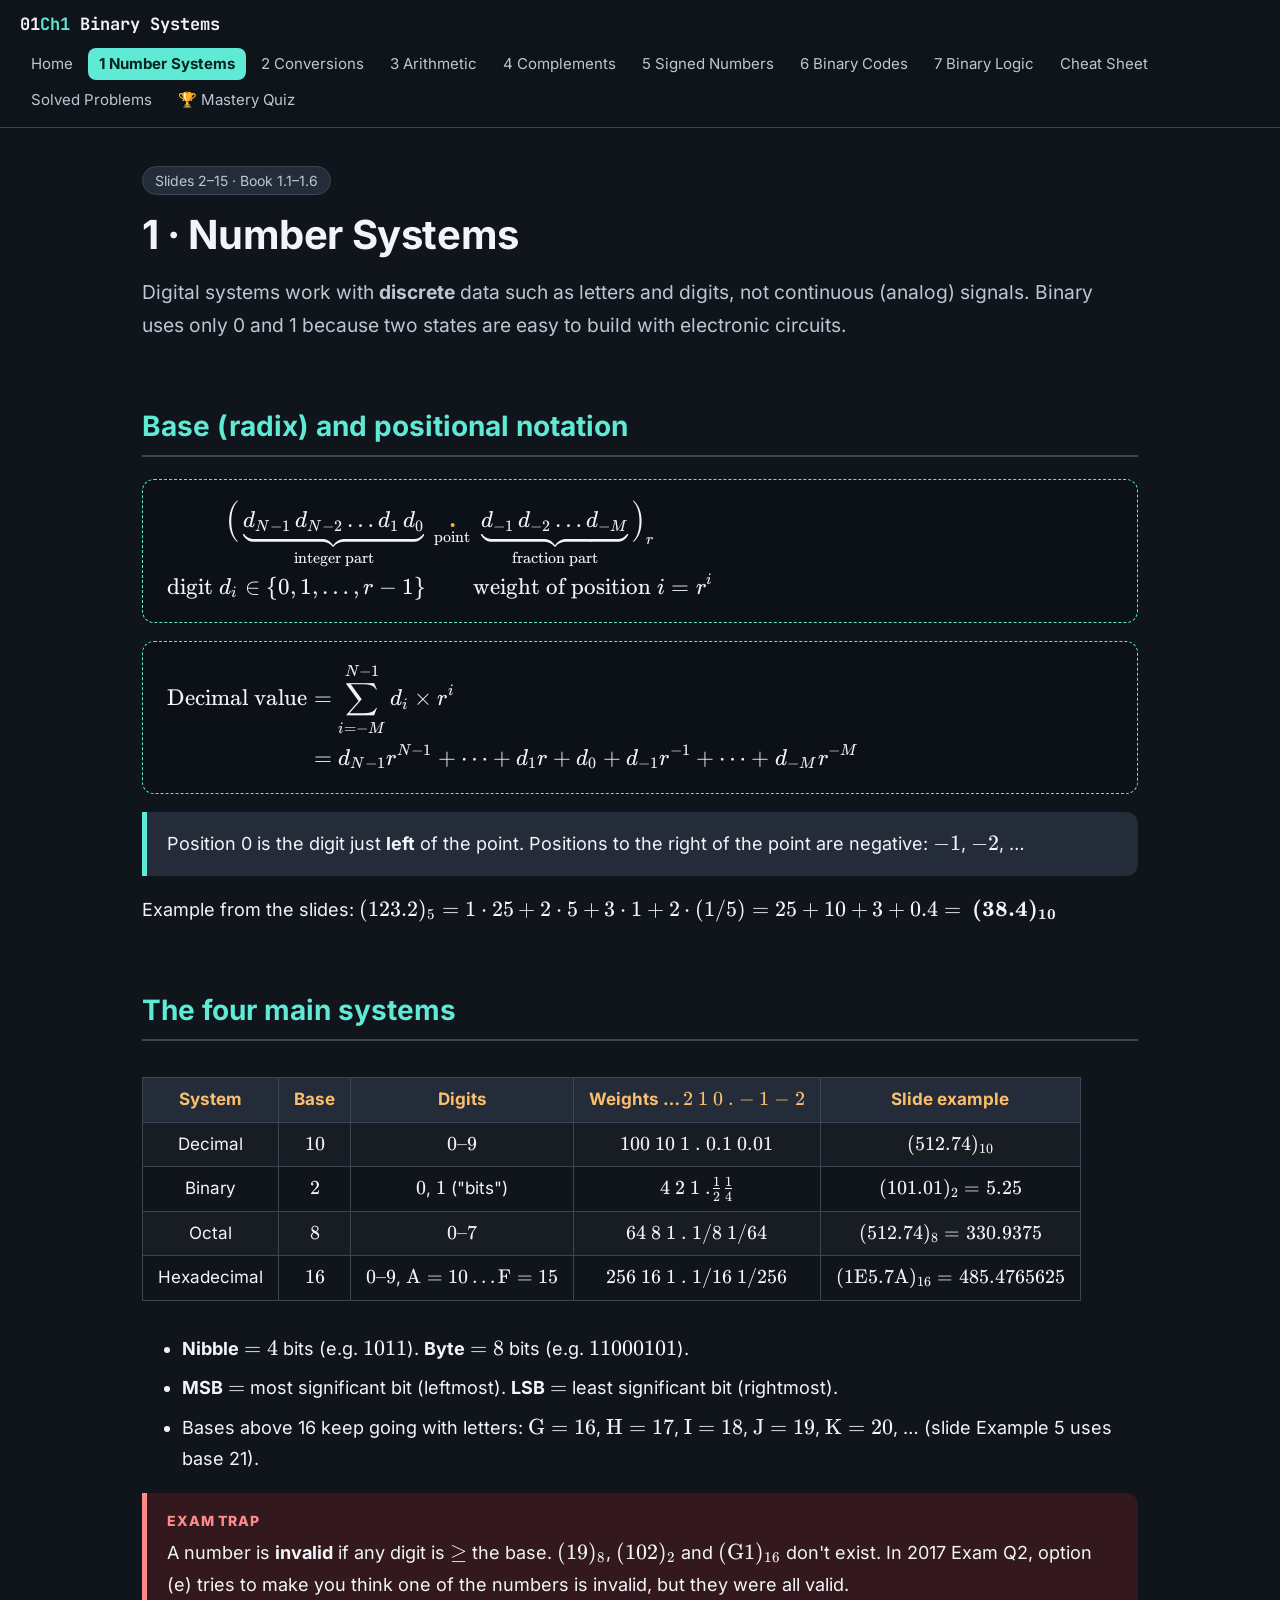
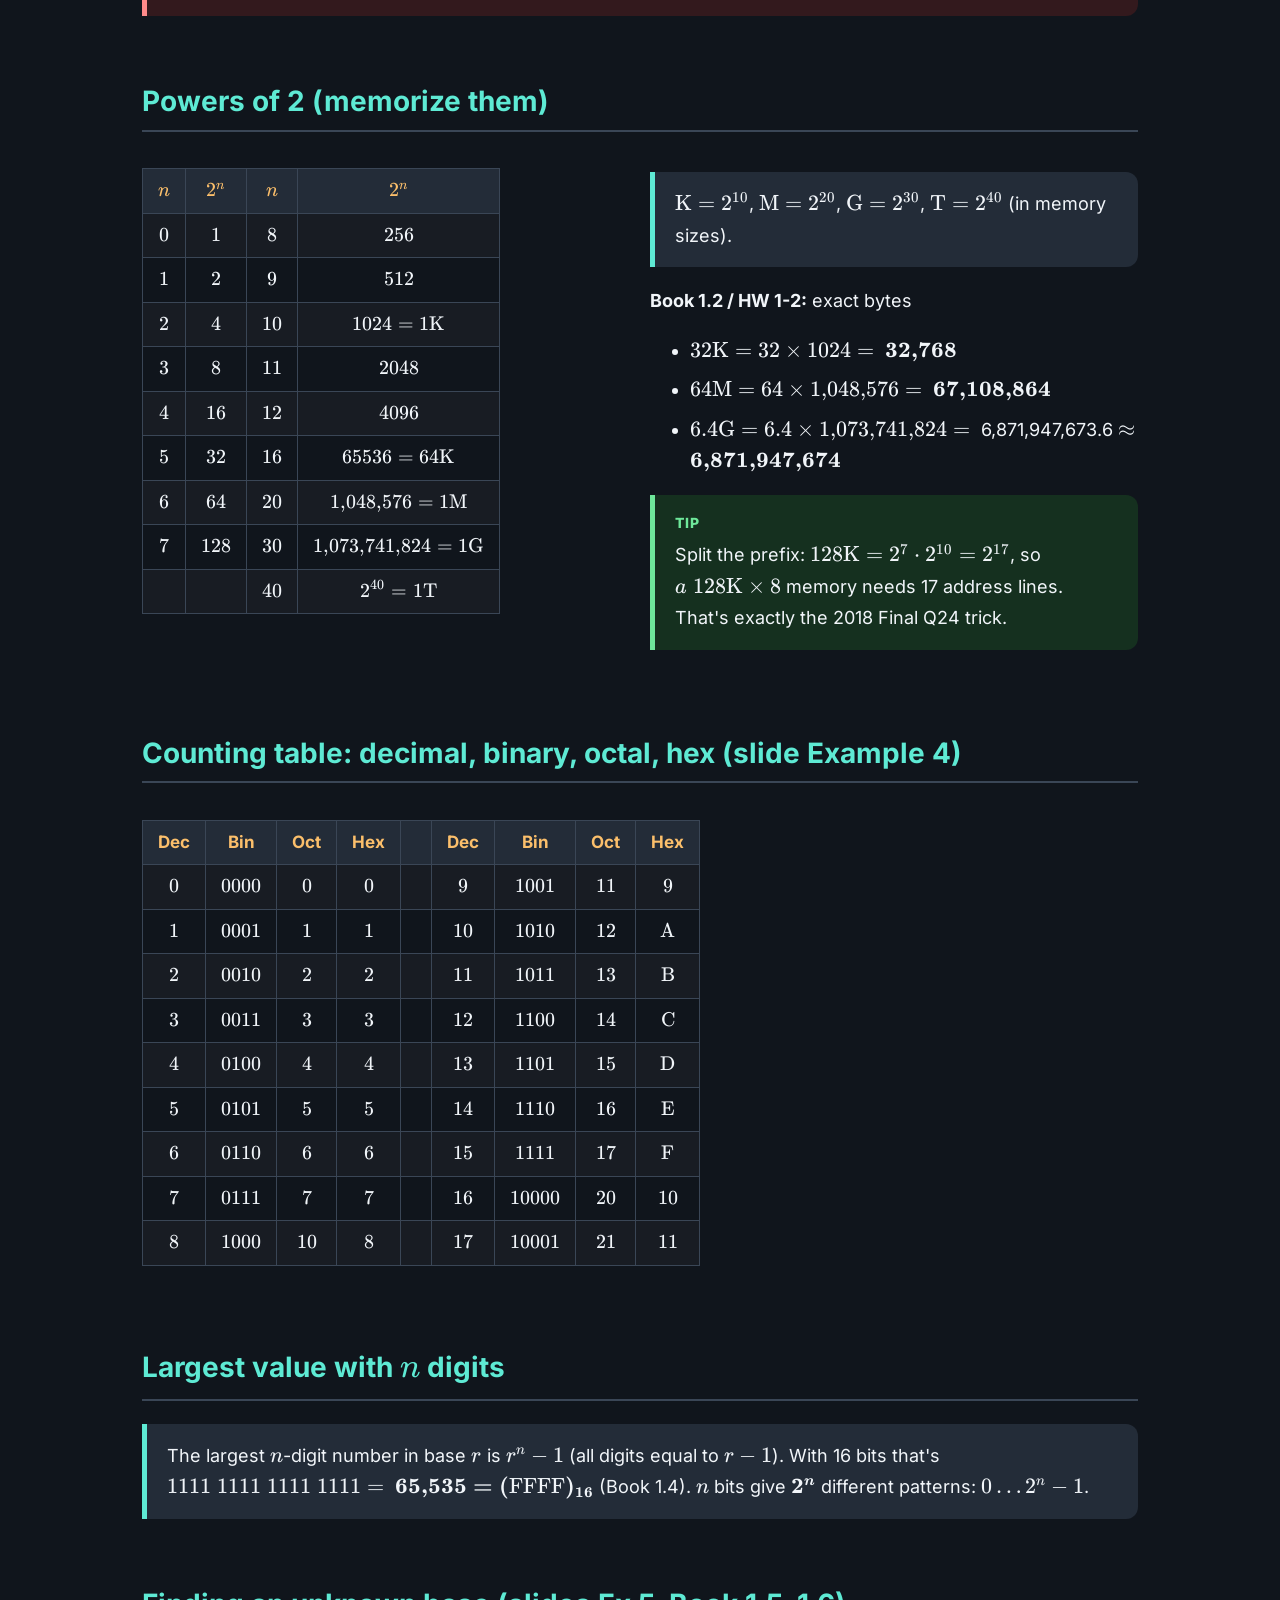
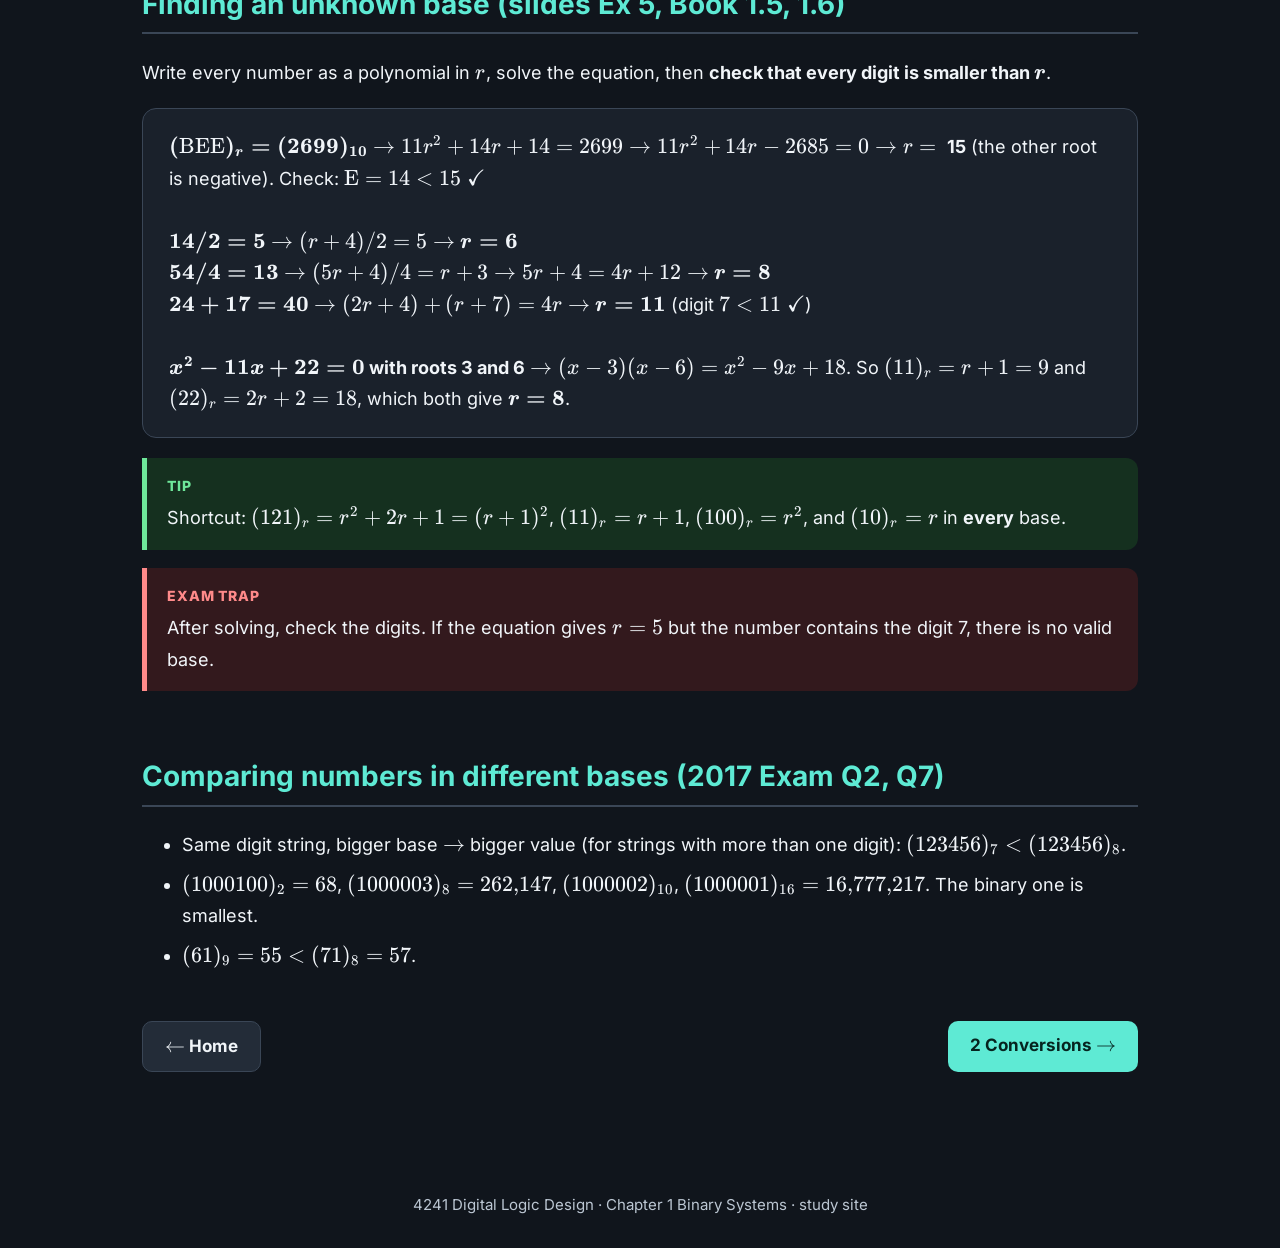
<file: number-systems.html>
<!DOCTYPE html><html lang="en"><head><meta charset="utf-8"><meta name="viewport" content="width=device-width,initial-scale=1">
<title>1 · Number Systems</title><link rel="stylesheet" href="assets/katex/katex.min.css"><link rel="stylesheet" href="assets/style.css"></head><body>
<main>
<p class="pill">Slides 2–15 · Book 1.1–1.6</p>
<h1>1 · Number Systems</h1>
<p class="lead">Digital systems work with <b>discrete</b> data such as letters and digits, not continuous (analog) signals. Binary uses only 0 and 1 because two states are easy to build with electronic circuits.</p>

<h2>Base (radix) and positional notation</h2>
<div class="formula" data-tex="\begin{gathered}\Bigl(\,\underbrace{d_{N-1}\,d_{N-2}\ldots d_{1}\,d_{0}}_{\text{integer part}}\;\underset{\text{point}}{\textcolor{#f6ad55}{\boldsymbol{.}}}\;\underbrace{d_{-1}\,d_{-2}\ldots d_{-M}}_{\text{fraction part}}\,\Bigr)_{r}\\[6pt]\text{digit } d_{i}\in\{0,1,\ldots,r-1\}\qquad\text{weight of position } i=r^{i}\end{gathered}"></div>
<div class="formula" data-tex="\begin{aligned}\text{Decimal value}&amp;=\sum_{i=-M}^{N-1} d_{i}\times r^{i}\\&amp;=d_{N-1}r^{N-1}+\cdots+d_{1}r+d_{0}+d_{-1}r^{-1}+\cdots+d_{-M}r^{-M}\end{aligned}"></div>
<div class="rule">Position 0 is the digit just <b>left</b> of the point. Positions to the right of the point are negative: −1, −2, …</div>
<p>Example from the slides: (123.2)<sub>5</sub> = 1·25 + 2·5 + 3·1 + 2·(1/5) = 25 + 10 + 3 + 0.4 = <b>(38.4)<sub>10</sub></b></p>

<h2>The four main systems</h2>
<div class="tw"><table>
<tr><th>System</th><th>Base</th><th>Digits</th><th>Weights … 2 1 0 . −1 −2</th><th>Slide example</th></tr>
<tr><td>Decimal</td><td>10</td><td>0–9</td><td>100 10 1 . 0.1 0.01</td><td>(512.74)<sub>10</sub></td></tr>
<tr><td>Binary</td><td>2</td><td>0, 1 ("bits")</td><td>4 2 1 . ½ ¼</td><td>(101.01)<sub>2</sub> = 5.25</td></tr>
<tr><td>Octal</td><td>8</td><td>0–7</td><td>64 8 1 . 1/8 1/64</td><td>(512.74)<sub>8</sub> = 330.9375</td></tr>
<tr><td>Hexadecimal</td><td>16</td><td>0–9, A=10 … F=15</td><td>256 16 1 . 1/16 1/256</td><td>(1E5.7A)<sub>16</sub> = 485.4765625</td></tr>
</table></div>
<ul>
<li><b>Nibble</b> = 4 bits (e.g. 1011). <b>Byte</b> = 8 bits (e.g. 11000101).</li>
<li><b>MSB</b> = most significant bit (leftmost). <b>LSB</b> = least significant bit (rightmost).</li>
<li>Bases above 16 keep going with letters: G=16, H=17, I=18, J=19, K=20, … (slide Example 5 uses base 21).</li>
</ul>
<div class="trap">A number is <b>invalid</b> if any digit is ≥ the base. (19)<sub>8</sub>, (102)<sub>2</sub> and (G1)<sub>16</sub> don't exist. In 2017 Exam Q2, option (e) tries to make you think one of the numbers is invalid, but they were all valid.</div>

<h2>Powers of 2 (memorize them)</h2>
<div class="two"><div class="tw"><table>
<tr><th>n</th><th>2<sup>n</sup></th><th>n</th><th>2<sup>n</sup></th></tr>
<tr><td>0</td><td>1</td><td>8</td><td>256</td></tr><tr><td>1</td><td>2</td><td>9</td><td>512</td></tr>
<tr><td>2</td><td>4</td><td>10</td><td>1024 = 1K</td></tr><tr><td>3</td><td>8</td><td>11</td><td>2048</td></tr>
<tr><td>4</td><td>16</td><td>12</td><td>4096</td></tr><tr><td>5</td><td>32</td><td>16</td><td>65536 = 64K</td></tr>
<tr><td>6</td><td>64</td><td>20</td><td>1,048,576 = 1M</td></tr><tr><td>7</td><td>128</td><td>30</td><td>1,073,741,824 = 1G</td></tr>
<tr><td></td><td></td><td>40</td><td>2<sup>40</sup> = 1T</td></tr>
</table></div>
<div>
<div class="rule">K = 2<sup>10</sup>, M = 2<sup>20</sup>, G = 2<sup>30</sup>, T = 2<sup>40</sup> (in memory sizes).</div>
<p><b>Book 1.2 / HW 1-2:</b> exact bytes</p>
<ul><li>32K = 32 × 1024 = <b>32,768</b></li><li>64M = 64 × 1,048,576 = <b>67,108,864</b></li><li>6.4G = 6.4 × 1,073,741,824 = 6,871,947,673.6 ≈ <b>6,871,947,674</b></li></ul>
<div class="tip">Split the prefix: 128K = 2<sup>7</sup>·2<sup>10</sup> = 2<sup>17</sup>, so a 128K×8 memory needs 17 address lines. That's exactly the 2018 Final Q24 trick.</div>
</div></div>

<h2>Counting table: decimal, binary, octal, hex (slide Example 4)</h2>
<div class="tw"><table>
<tr><th>Dec</th><th>Bin</th><th>Oct</th><th>Hex</th><th></th><th>Dec</th><th>Bin</th><th>Oct</th><th>Hex</th></tr>
<tr><td>0</td><td>0000</td><td>0</td><td>0</td><td></td><td>9</td><td>1001</td><td>11</td><td>9</td></tr>
<tr><td>1</td><td>0001</td><td>1</td><td>1</td><td></td><td>10</td><td>1010</td><td>12</td><td>A</td></tr>
<tr><td>2</td><td>0010</td><td>2</td><td>2</td><td></td><td>11</td><td>1011</td><td>13</td><td>B</td></tr>
<tr><td>3</td><td>0011</td><td>3</td><td>3</td><td></td><td>12</td><td>1100</td><td>14</td><td>C</td></tr>
<tr><td>4</td><td>0100</td><td>4</td><td>4</td><td></td><td>13</td><td>1101</td><td>15</td><td>D</td></tr>
<tr><td>5</td><td>0101</td><td>5</td><td>5</td><td></td><td>14</td><td>1110</td><td>16</td><td>E</td></tr>
<tr><td>6</td><td>0110</td><td>6</td><td>6</td><td></td><td>15</td><td>1111</td><td>17</td><td>F</td></tr>
<tr><td>7</td><td>0111</td><td>7</td><td>7</td><td></td><td>16</td><td>10000</td><td>20</td><td>10</td></tr>
<tr><td>8</td><td>1000</td><td>10</td><td>8</td><td></td><td>17</td><td>10001</td><td>21</td><td>11</td></tr>
</table></div>

<h2>Largest value with n digits</h2>
<div class="rule">The largest n-digit number in base r is r<sup>n</sup> − 1 (all digits equal to r−1). With 16 bits that's 1111 1111 1111 1111 = <b>65,535 = (FFFF)<sub>16</sub></b> (Book 1.4). n bits give <b>2<sup>n</sup></b> different patterns: 0 … 2<sup>n</sup>−1.</div>

<h2>Finding an unknown base (slides Ex 5, Book 1.5, 1.6)</h2>
<p>Write every number as a polynomial in r, solve the equation, then <b>check that every digit is smaller than r</b>.</p>
<div class="card">
<b>(BEE)<sub>r</sub> = (2699)<sub>10</sub></b> → 11r² + 14r + 14 = 2699 → 11r² + 14r − 2685 = 0 → r = <b>15</b> (the other root is negative). Check: E = 14 &lt; 15 ✓<br><br>
<b>14/2 = 5</b> → (r+4)/2 = 5 → <b>r = 6</b><br>
<b>54/4 = 13</b> → (5r+4)/4 = r+3 → 5r+4 = 4r+12 → <b>r = 8</b><br>
<b>24 + 17 = 40</b> → (2r+4) + (r+7) = 4r → <b>r = 11</b> (digit 7 &lt; 11 ✓)<br><br>
<b>x² − 11x + 22 = 0 with roots 3 and 6</b> → (x−3)(x−6) = x² − 9x + 18. So (11)<sub>r</sub> = r+1 = 9 and (22)<sub>r</sub> = 2r+2 = 18, which both give <b>r = 8</b>.
</div>
<div class="tip">Shortcut: (121)<sub>r</sub> = r² + 2r + 1 = (r+1)², (11)<sub>r</sub> = r + 1, (100)<sub>r</sub> = r², and (10)<sub>r</sub> = r in <b>every</b> base.</div>
<div class="trap">After solving, check the digits. If the equation gives r = 5 but the number contains the digit 7, there is no valid base.</div>

<h2>Comparing numbers in different bases (2017 Exam Q2, Q7)</h2>
<ul>
<li>Same digit string, bigger base → bigger value (for strings with more than one digit): (123456)<sub>7</sub> &lt; (123456)<sub>8</sub>.</li>
<li>(1000100)<sub>2</sub> = 68, (1000003)<sub>8</sub> = 262,147, (1000002)<sub>10</sub>, (1000001)<sub>16</sub> = 16,777,217. The binary one is smallest.</li>
<li>(61)<sub>9</sub> = 55 &lt; (71)<sub>8</sub> = 57.</li>
</ul>
</main>
<script src="assets/katex/katex.min.js"></script><script src="assets/math.js"></script><script src="assets/layout.js"></script></body></html>
</file>
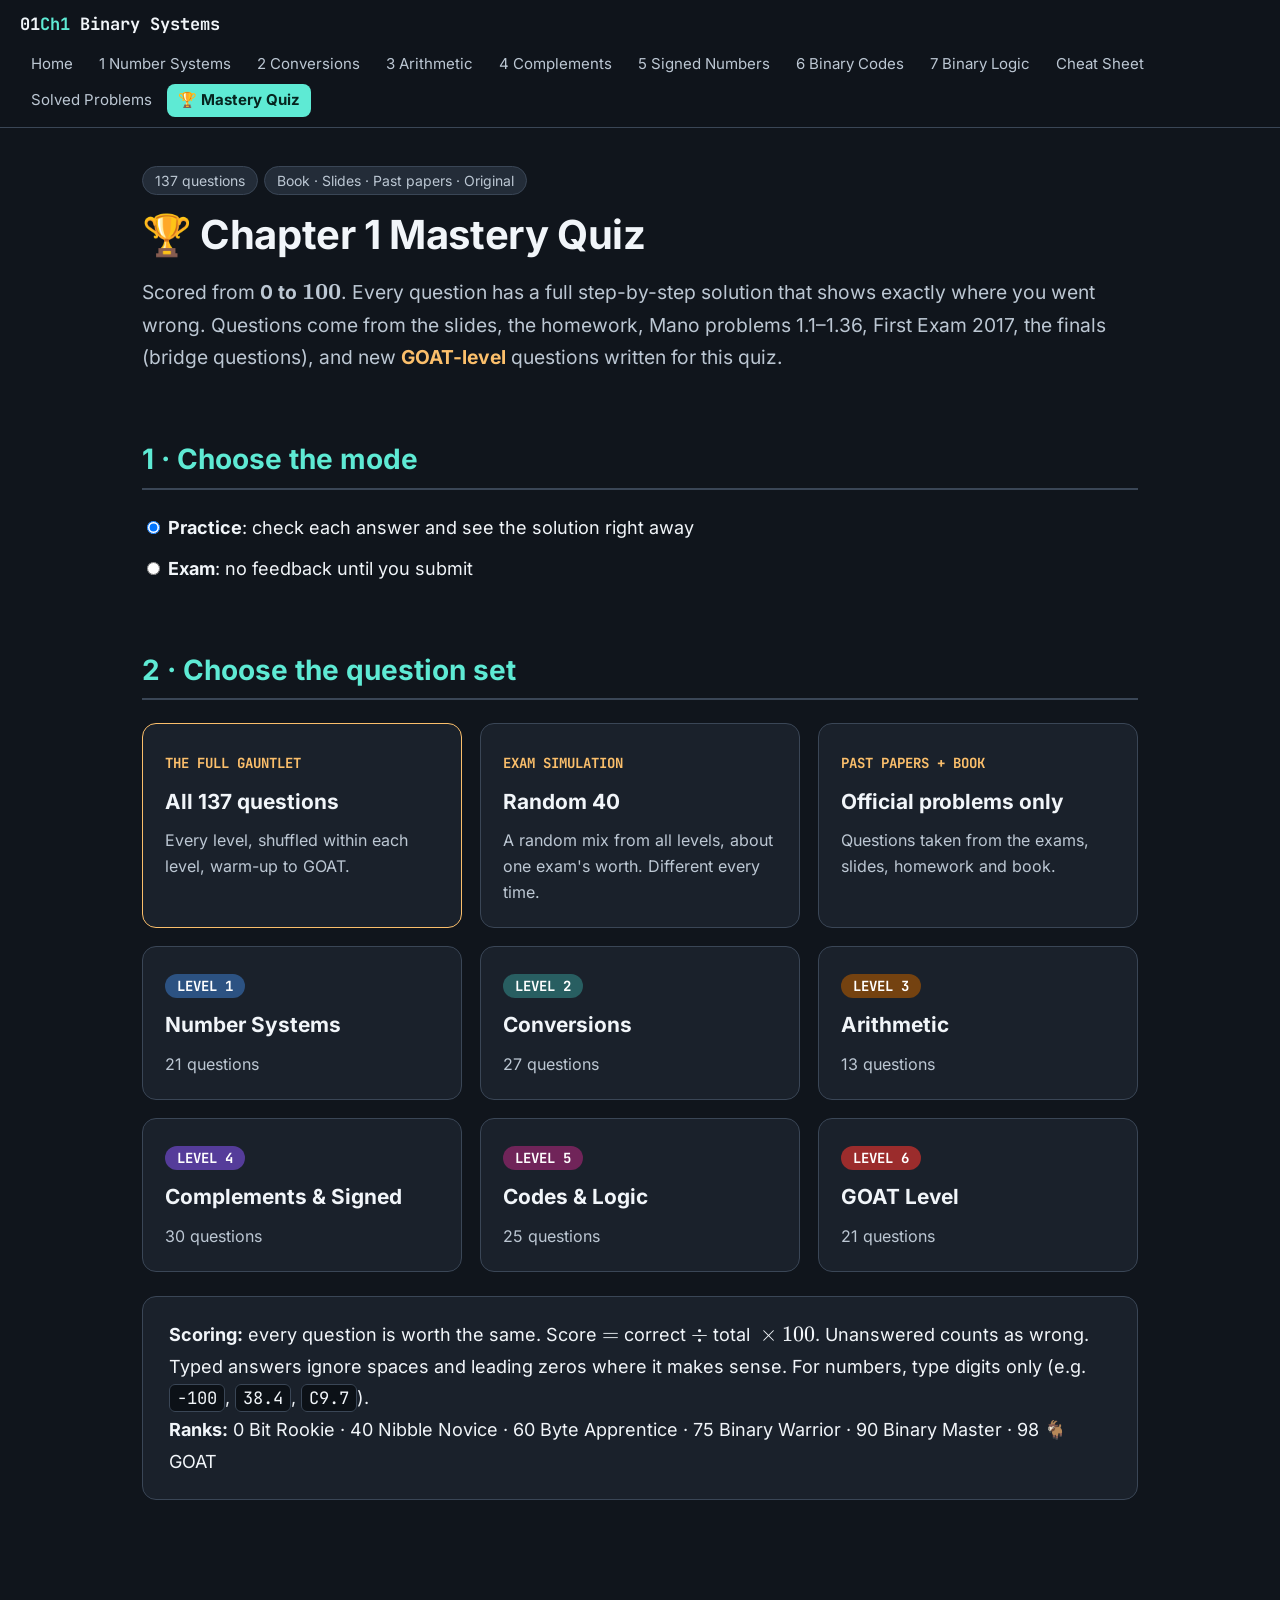
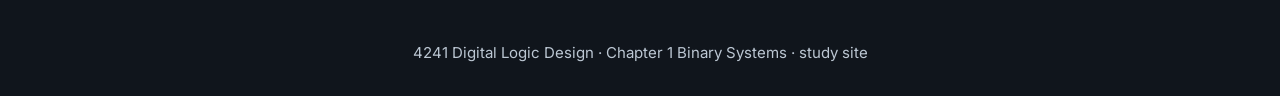
<file: quiz.html>
<!DOCTYPE html><html lang="en"><head><meta charset="utf-8"><meta name="viewport" content="width=device-width,initial-scale=1">
<title>🏆 Mastery Quiz · Chapter 1</title><link rel="stylesheet" href="assets/katex/katex.min.css"><link rel="stylesheet" href="assets/style.css">
<style>
.qhead{display:flex;justify-content:space-between;align-items:center;flex-wrap:wrap;gap:8px}
.qtext{font-size:1.4rem;line-height:1.6;margin:16px 0 22px;font-weight:500}
.opt{display:flex;gap:14px;align-items:center;background:var(--panel2);border:2px solid var(--line);border-radius:12px;padding:15px 18px;margin:12px 0;cursor:pointer;transition:.1s;font-size:1.1rem}
.opt:hover{border-color:var(--blue)}
.opt .k{font-family:var(--mono);font-weight:700;color:var(--accent2);min-width:24px}
.opt.sel{border-color:var(--accent);background:#123a38}
.opt.ok{border-color:var(--good);background:#16392a}
.opt.no{border-color:var(--bad);background:#42201f}
.navgrid{display:flex;flex-wrap:wrap;gap:7px;margin:20px 0}
.navgrid button{width:46px;height:38px;border-radius:8px;border:1px solid var(--line);background:var(--panel2);color:var(--muted);cursor:pointer;font-family:var(--mono);font-size:15px}
.navgrid button.ans{background:#1f3b57;color:#fff}
.navgrid button.ok{background:#22543d;color:#fff}
.navgrid button.no{background:#742a2a;color:#fff}
.navgrid button.cur{outline:3px solid var(--accent2)}
.sol{margin-top:24px;border-top:2px dashed var(--line);padding-top:18px}
.verdict{font-weight:800;font-size:1.35rem}
.bar{height:14px;background:var(--panel2);border-radius:99px;overflow:hidden}
.bar>i{display:block;height:100%;background:linear-gradient(90deg,var(--accent),var(--blue))}
.big{font-size:5rem;font-weight:700;font-family:var(--mono);line-height:1.1}
.rank{font-size:2rem;font-weight:800;margin-top:8px}
.modes .tile{cursor:pointer}
.row{display:flex;gap:12px;flex-wrap:wrap;align-items:center;margin:10px 0}
.rev{border-left:5px solid var(--line)} .rev.ok{border-left-color:var(--good)} .rev.no{border-left-color:var(--bad)}
.lvtag{font-size:14px;padding:3px 12px;border-radius:99px;font-weight:700;color:#fff}
.lv1{background:#2c5282}.lv2{background:#285e61}.lv3{background:#744210}.lv4{background:#553c9a}.lv5{background:#702459}.lv6{background:#9b2c2c}
</style></head><body>
<main id="app" data-nopager></main>
<script src="assets/questions.js"></script>
<script src="assets/quiz.js"></script>
<script src="assets/katex/katex.min.js"></script><script src="assets/math.js"></script><script src="assets/layout.js"></script>
</body></html>
</file>
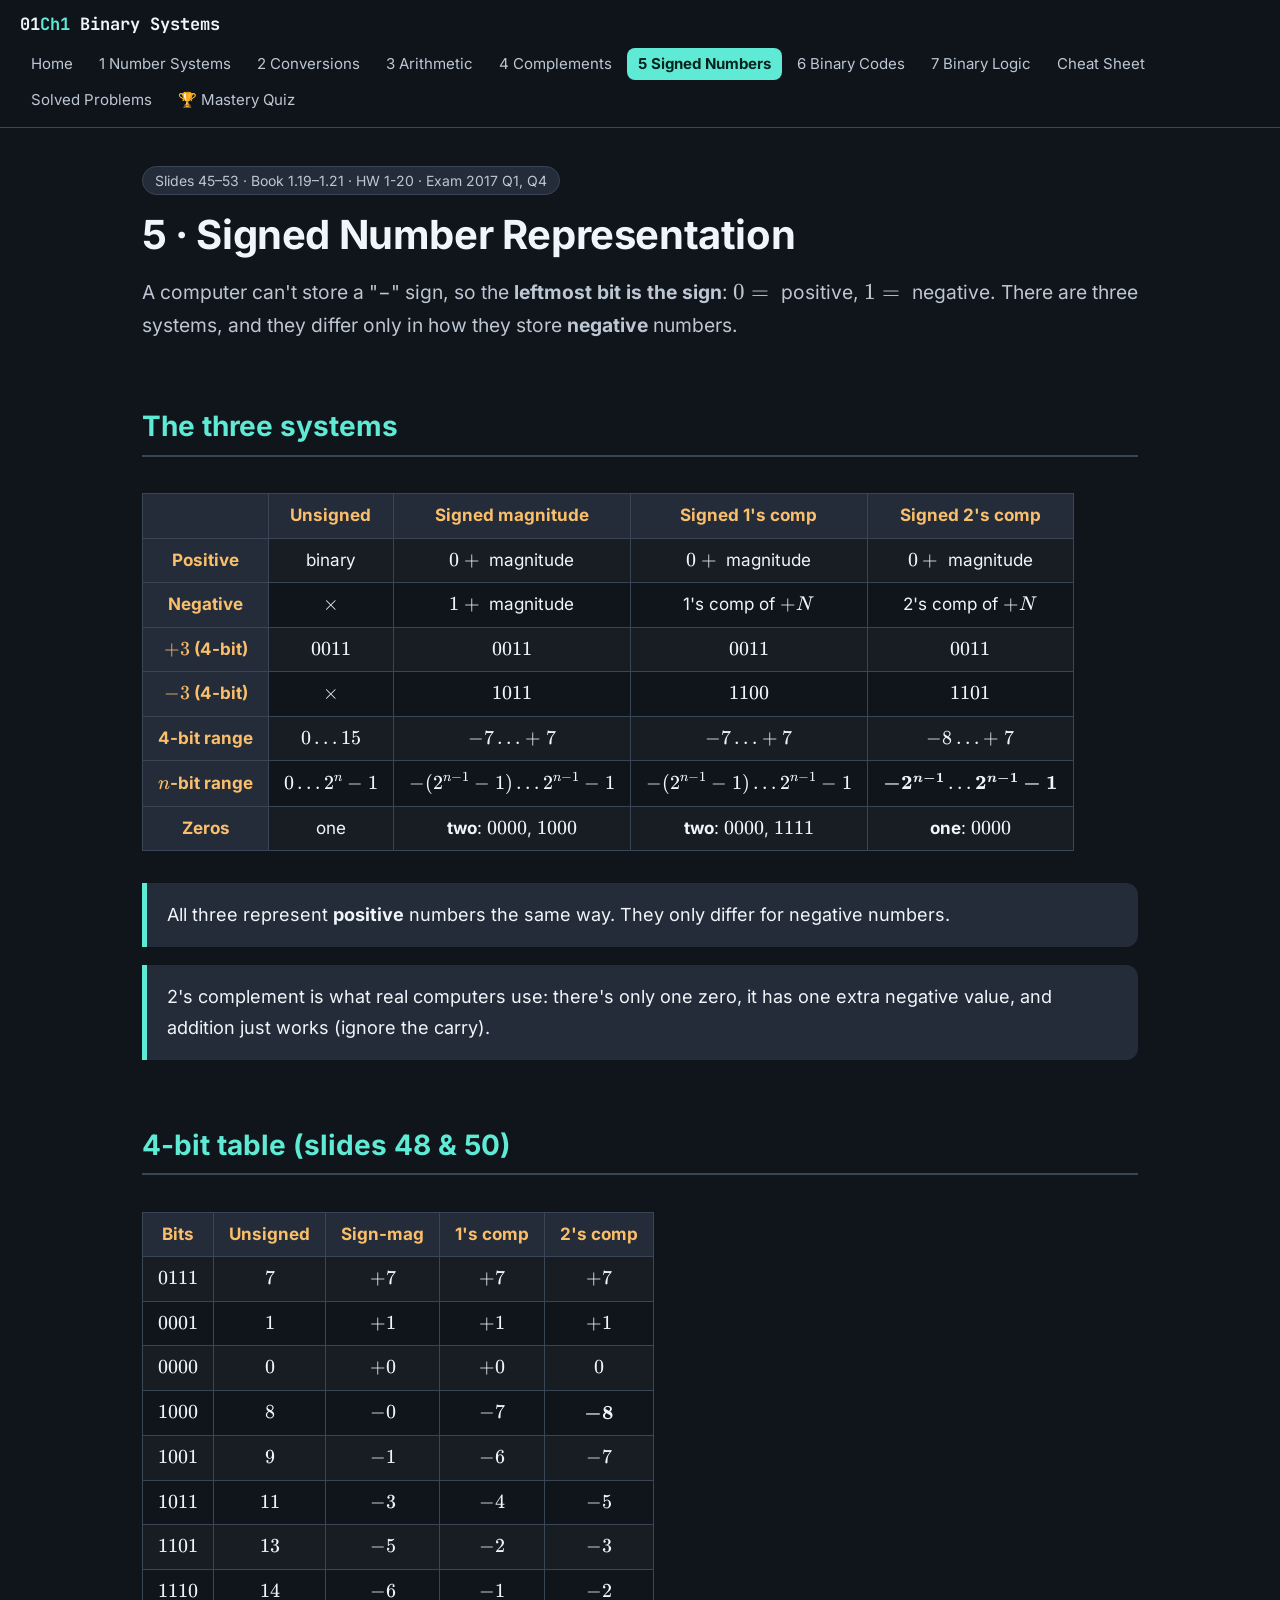
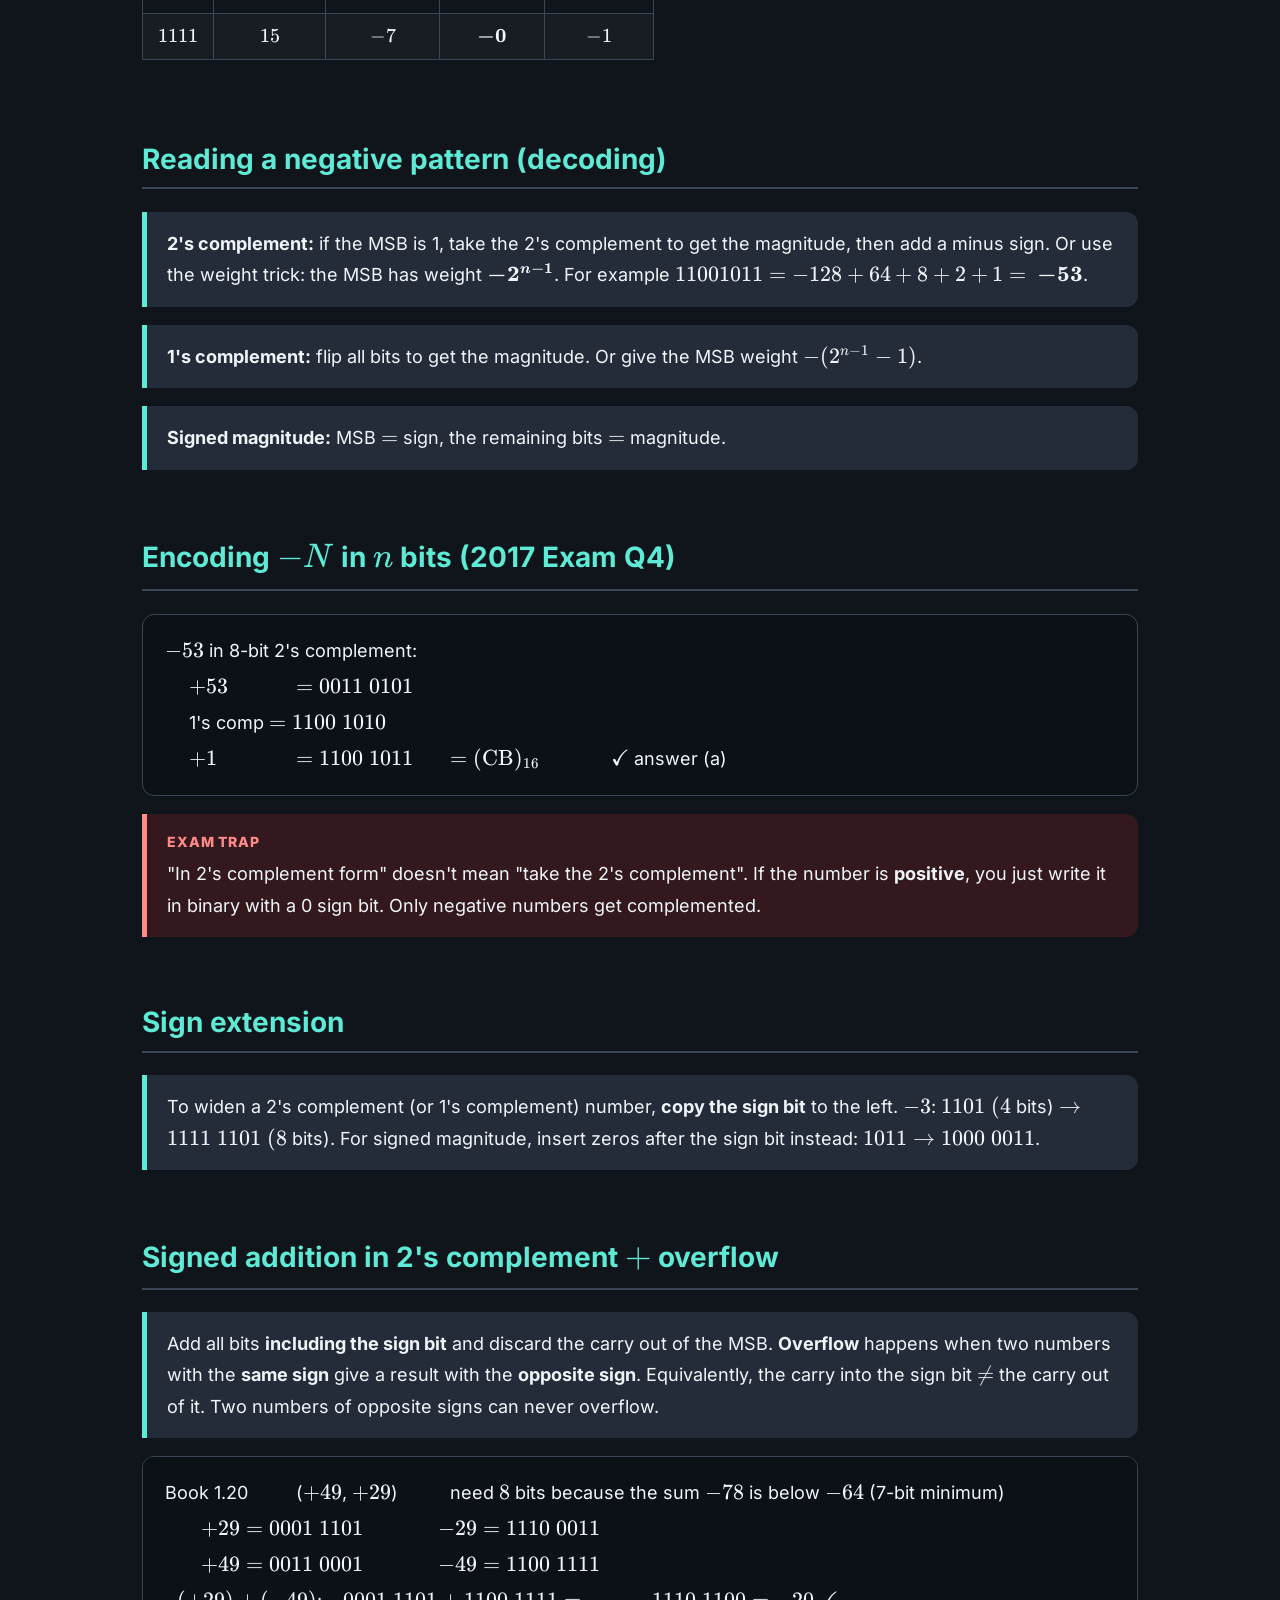
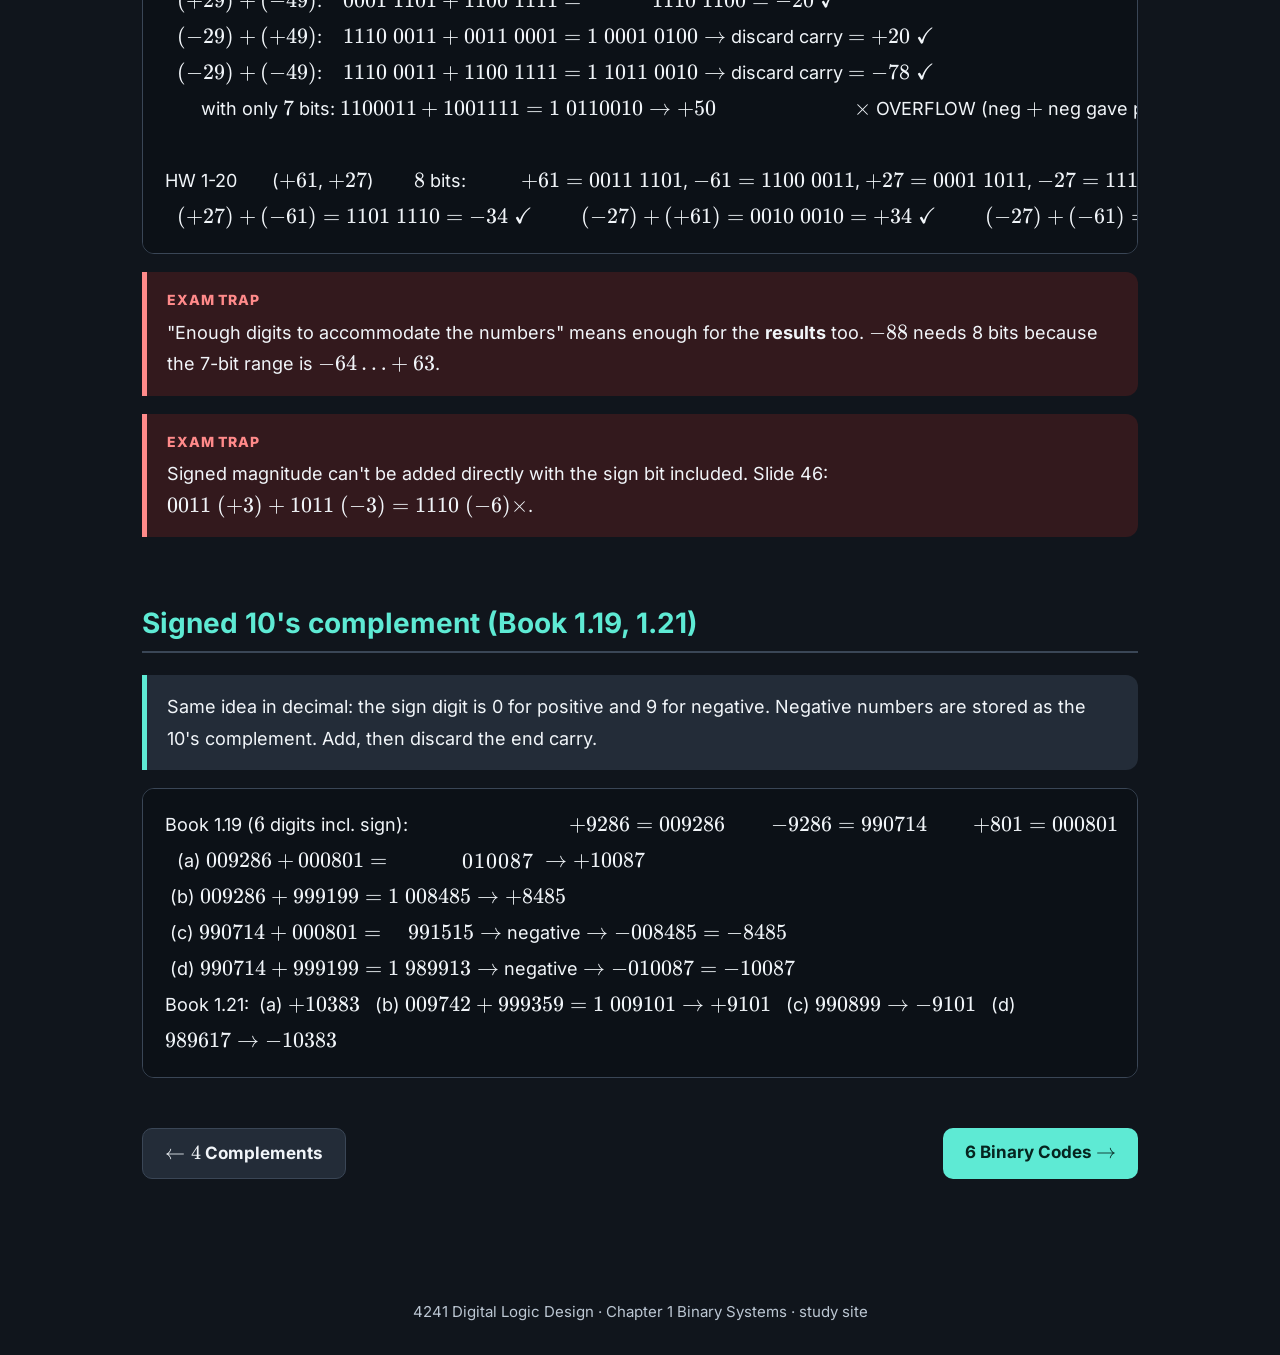
<file: signed.html>
<!DOCTYPE html><html lang="en"><head><meta charset="utf-8"><meta name="viewport" content="width=device-width,initial-scale=1">
<title>5 · Signed Numbers</title><link rel="stylesheet" href="assets/katex/katex.min.css"><link rel="stylesheet" href="assets/style.css"></head><body>
<main>
<p class="pill">Slides 45–53 · Book 1.19–1.21 · HW 1-20 · Exam 2017 Q1, Q4</p>
<h1>5 · Signed Number Representation</h1>
<p class="lead">A computer can't store a "−" sign, so the <b>leftmost bit is the sign</b>: 0 = positive, 1 = negative. There are three systems, and they differ only in how they store <b>negative</b> numbers.</p>

<h2>The three systems</h2>
<div class="tw"><table>
<tr><th></th><th>Unsigned</th><th>Signed magnitude</th><th>Signed 1's comp</th><th>Signed 2's comp</th></tr>
<tr><th>Positive</th><td>binary</td><td>0 + magnitude</td><td>0 + magnitude</td><td>0 + magnitude</td></tr>
<tr><th>Negative</th><td>✗</td><td>1 + magnitude</td><td>1's comp of +N</td><td>2's comp of +N</td></tr>
<tr><th>+3 (4-bit)</th><td>0011</td><td>0011</td><td>0011</td><td>0011</td></tr>
<tr><th>−3 (4-bit)</th><td>✗</td><td>1011</td><td>1100</td><td>1101</td></tr>
<tr><th>4-bit range</th><td>0 … 15</td><td>−7 … +7</td><td>−7 … +7</td><td>−8 … +7</td></tr>
<tr><th>n-bit range</th><td>0 … 2ⁿ−1</td><td>−(2ⁿ⁻¹−1) … 2ⁿ⁻¹−1</td><td>−(2ⁿ⁻¹−1) … 2ⁿ⁻¹−1</td><td><b>−2ⁿ⁻¹ … 2ⁿ⁻¹−1</b></td></tr>
<tr><th>Zeros</th><td>one</td><td><b>two</b>: 0000, 1000</td><td><b>two</b>: 0000, 1111</td><td><b>one</b>: 0000</td></tr>
</table></div>
<div class="rule">All three represent <b>positive</b> numbers the same way. They only differ for negative numbers.</div>
<div class="rule">2's complement is what real computers use: there's only one zero, it has one extra negative value, and addition just works (ignore the carry).</div>

<h2>4-bit table (slides 48 &amp; 50)</h2>
<div class="tw"><table>
<tr><th>Bits</th><th>Unsigned</th><th>Sign-mag</th><th>1's comp</th><th>2's comp</th></tr>
<tr><td>0111</td><td>7</td><td>+7</td><td>+7</td><td>+7</td></tr>
<tr><td>0001</td><td>1</td><td>+1</td><td>+1</td><td>+1</td></tr>
<tr><td>0000</td><td>0</td><td>+0</td><td>+0</td><td>0</td></tr>
<tr><td>1000</td><td>8</td><td>−0</td><td>−7</td><td><b>−8</b></td></tr>
<tr><td>1001</td><td>9</td><td>−1</td><td>−6</td><td>−7</td></tr>
<tr><td>1011</td><td>11</td><td>−3</td><td>−4</td><td>−5</td></tr>
<tr><td>1101</td><td>13</td><td>−5</td><td>−2</td><td>−3</td></tr>
<tr><td>1110</td><td>14</td><td>−6</td><td>−1</td><td>−2</td></tr>
<tr><td>1111</td><td>15</td><td>−7</td><td><b>−0</b></td><td>−1</td></tr>
</table></div>

<h2>Reading a negative pattern (decoding)</h2>
<div class="rule"><b>2's complement:</b> if the MSB is 1, take the 2's complement to get the magnitude, then add a minus sign. Or use the weight trick: the MSB has weight <b>−2ⁿ⁻¹</b>. For example 11001011 = −128 + 64 + 8 + 2 + 1 = <b>−53</b>.</div>
<div class="rule"><b>1's complement:</b> flip all bits to get the magnitude. Or give the MSB weight −(2ⁿ⁻¹ − 1).</div>
<div class="rule"><b>Signed magnitude:</b> MSB = sign, the remaining bits = magnitude.</div>

<h2>Encoding −N in n bits (2017 Exam Q4)</h2>
<div class="steps">−53 in 8-bit 2's complement:
  +53      = 0011 0101
  1's comp = 1100 1010
  +1       = 1100 1011  = (CB)16   ✓ answer (a)</div>
<div class="trap">"In 2's complement form" doesn't mean "take the 2's complement". If the number is <b>positive</b>, you just write it in binary with a 0 sign bit. Only negative numbers get complemented.</div>

<h2>Sign extension</h2>
<div class="rule">To widen a 2's complement (or 1's complement) number, <b>copy the sign bit</b> to the left. −3: 1101 (4 bits) → 1111 1101 (8 bits). For signed magnitude, insert zeros after the sign bit instead: 1011 → 1000 0011.</div>

<h2>Signed addition in 2's complement + overflow</h2>
<div class="rule">Add all bits <b>including the sign bit</b> and discard the carry out of the MSB. <b>Overflow</b> happens when two numbers with the <b>same sign</b> give a result with the <b>opposite sign</b>. Equivalently, the carry into the sign bit ≠ the carry out of it. Two numbers of opposite signs can never overflow.</div>
<div class="steps">Book 1.20  (+49, +29)   need 8 bits because the sum −78 is below −64 (7-bit minimum)
   +29 = 0001 1101     −29 = 1110 0011
   +49 = 0011 0001     −49 = 1100 1111
 (+29)+(−49):  0001 1101 + 1100 1111 =   1110 1100 = −20 ✓
 (−29)+(+49):  1110 0011 + 0011 0001 = 1 0001 0100 → discard carry = +20 ✓
 (−29)+(−49):  1110 0011 + 1100 1111 = 1 1011 0010 → discard carry = −78 ✓
   with only 7 bits: 1100011 + 1001111 = 1 0110010 → +50  ✗ OVERFLOW (neg + neg gave pos)

HW 1-20  (+61, +27)  8 bits:  +61 = 0011 1101, −61 = 1100 0011, +27 = 0001 1011, −27 = 1110 0101
 (+27)+(−61) = 1101 1110 = −34 ✓   (−27)+(+61) = 0010 0010 = +34 ✓   (−27)+(−61) = 1010 1000 = −88 ✓</div>
<div class="trap">"Enough digits to accommodate the numbers" means enough for the <b>results</b> too. −88 needs 8 bits because the 7-bit range is −64…+63.</div>
<div class="trap">Signed magnitude can't be added directly with the sign bit included. Slide 46: 0011 (+3) + 1011 (−3) = 1110 (−6) ✗.</div>

<h2>Signed 10's complement (Book 1.19, 1.21)</h2>
<div class="rule">Same idea in decimal: the sign digit is 0 for positive and 9 for negative. Negative numbers are stored as the 10's complement. Add, then discard the end carry.</div>
<div class="steps">Book 1.19 (6 digits incl. sign):  +9286 = 009286   −9286 = 990714   +801 = 000801   −801 = 999199
 (a) 009286 + 000801 =   010087 → +10087
 (b) 009286 + 999199 = 1 008485 → +8485
 (c) 990714 + 000801 =   991515 → negative → −008485 = −8485
 (d) 990714 + 999199 = 1 989913 → negative → −010087 = −10087
Book 1.21:  (a) +10383   (b) 009742 + 999359 = 1 009101 → +9101   (c) 990899 → −9101   (d) 989617 → −10383</div>
</main>
<script src="assets/katex/katex.min.js"></script><script src="assets/math.js"></script><script src="assets/layout.js"></script></body></html>
</file>
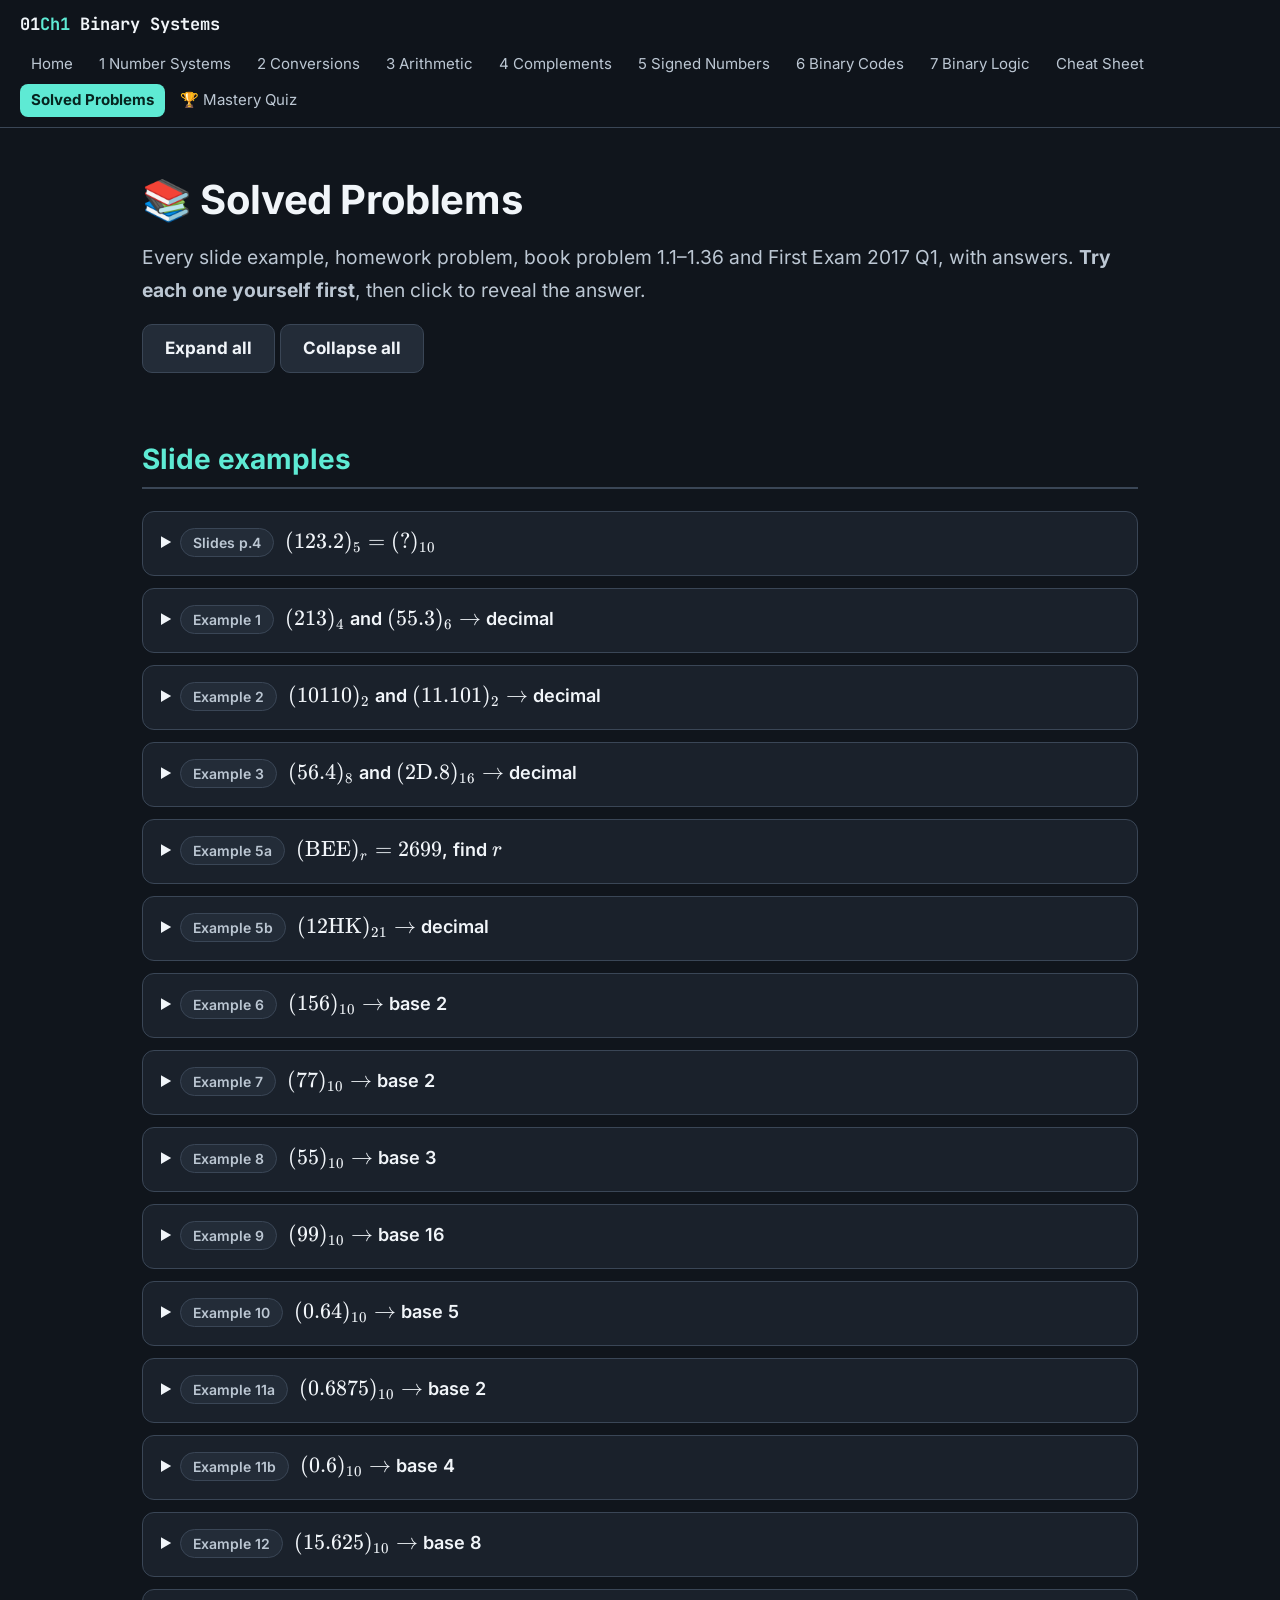
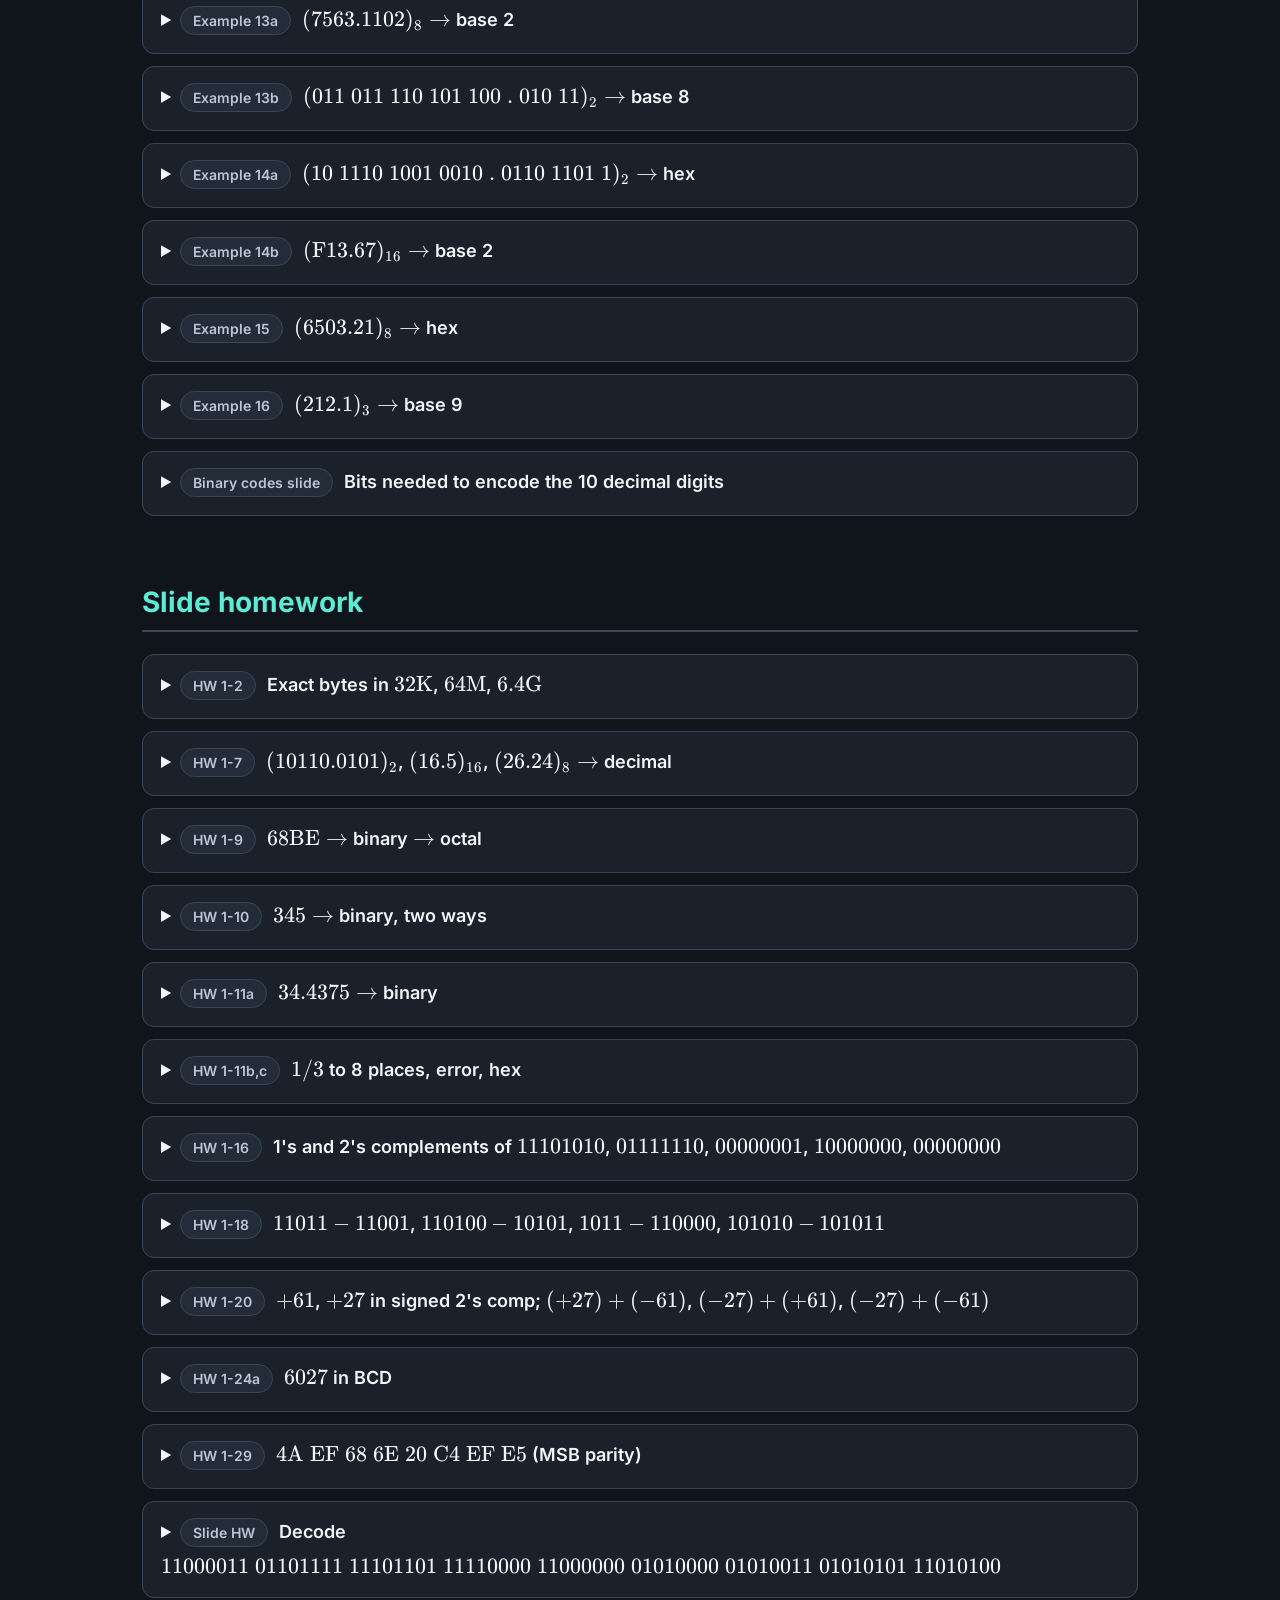
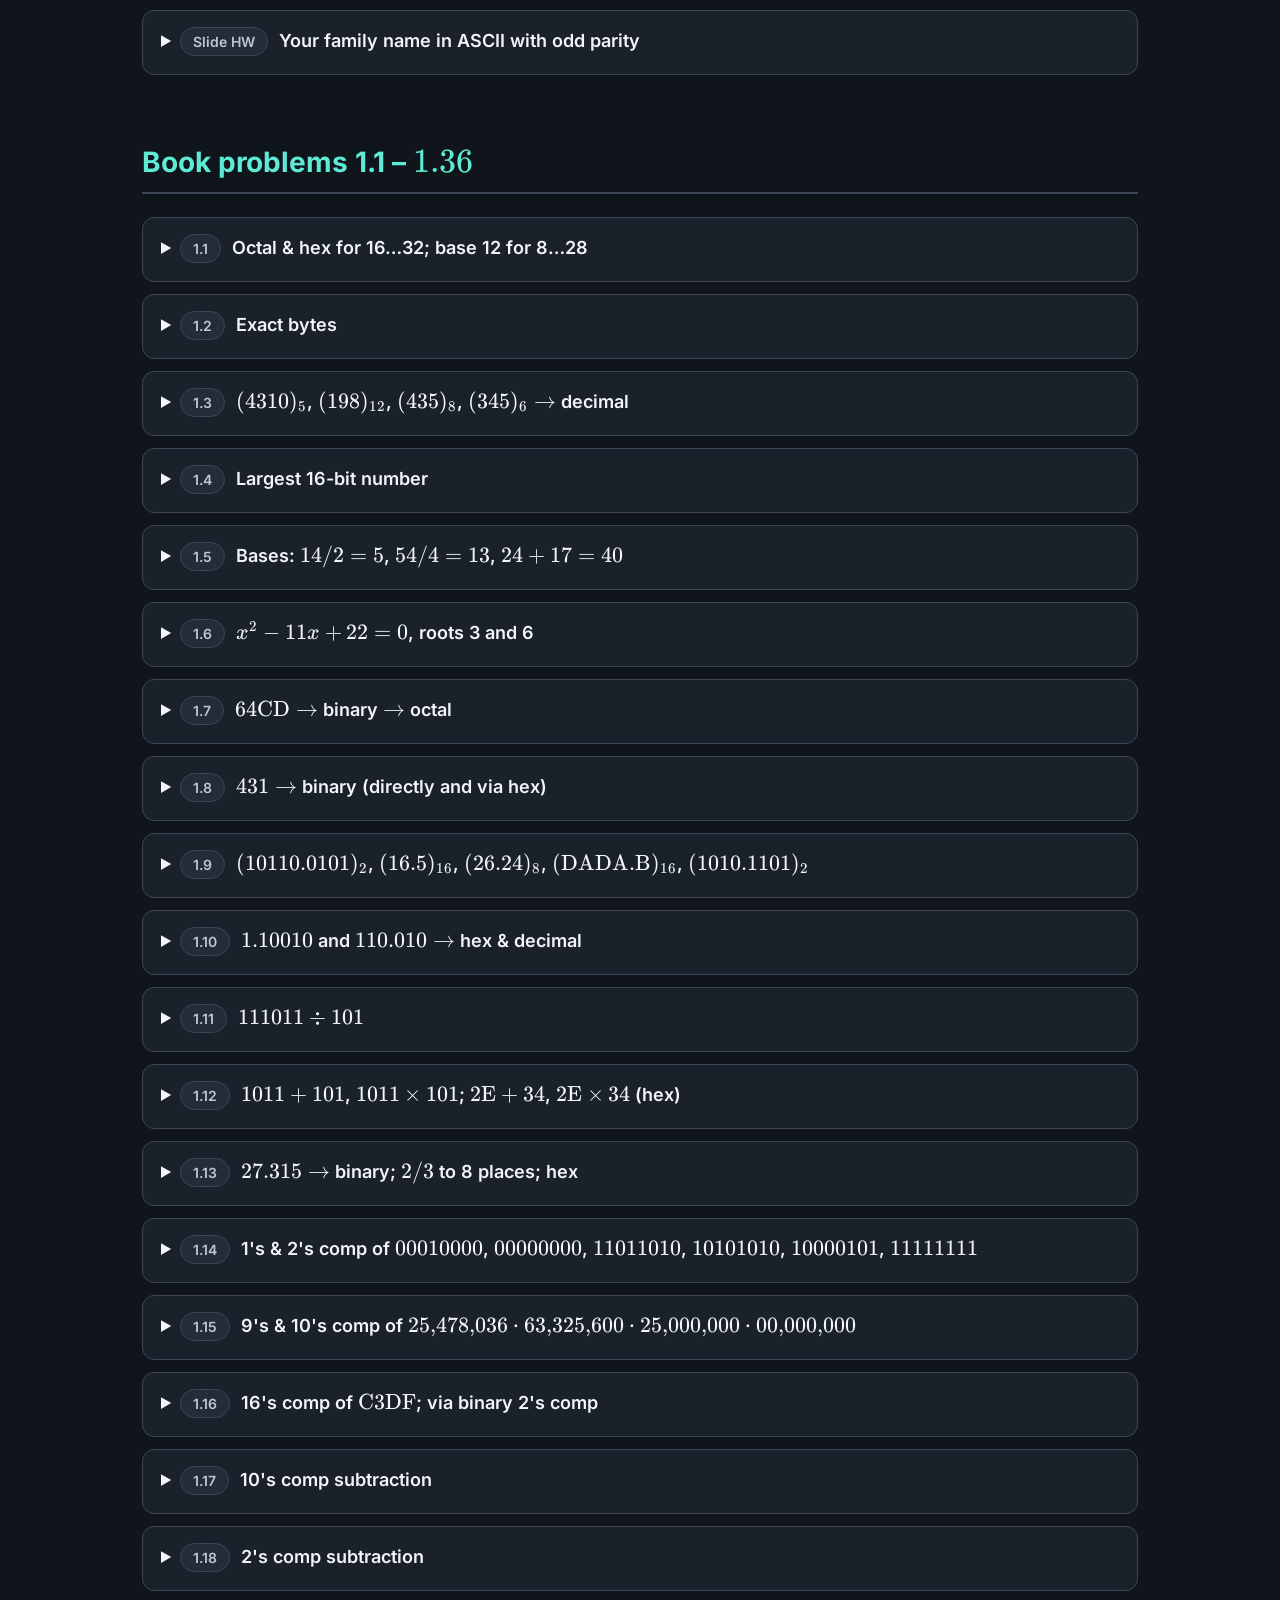
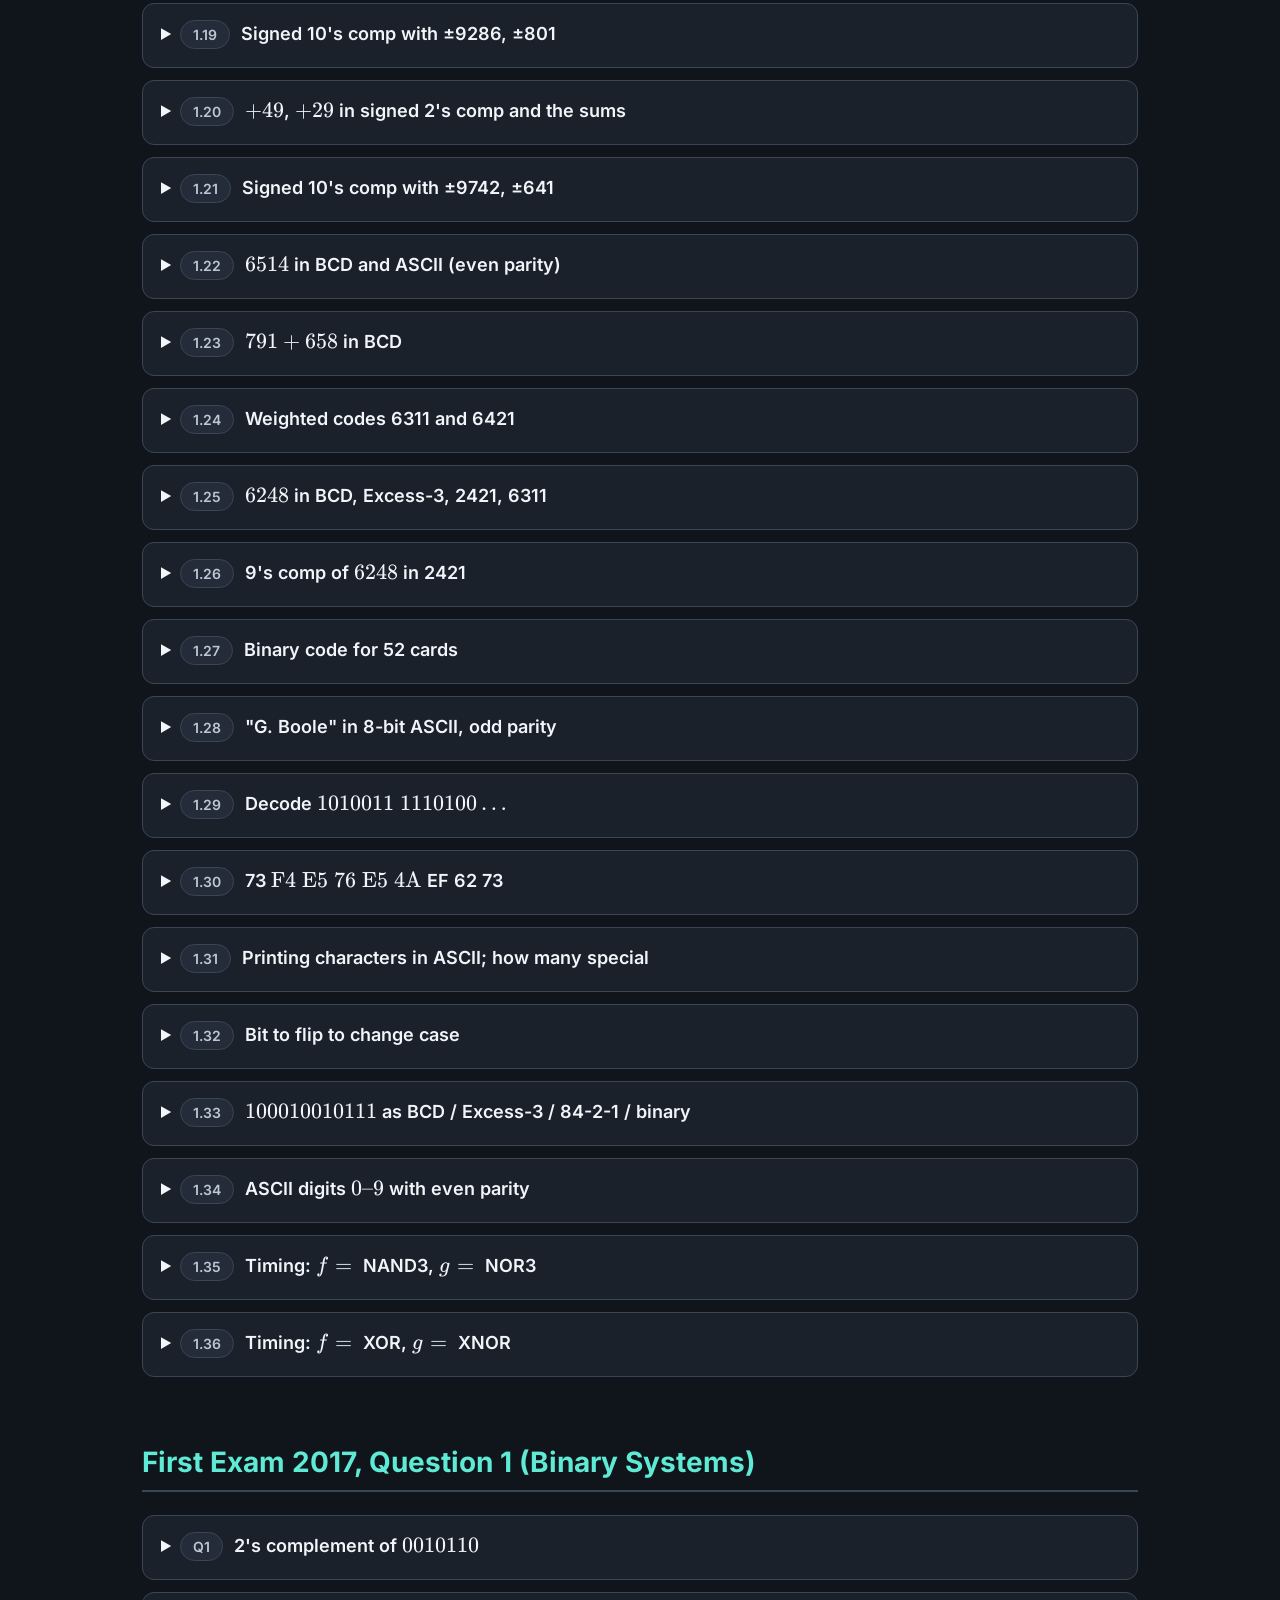
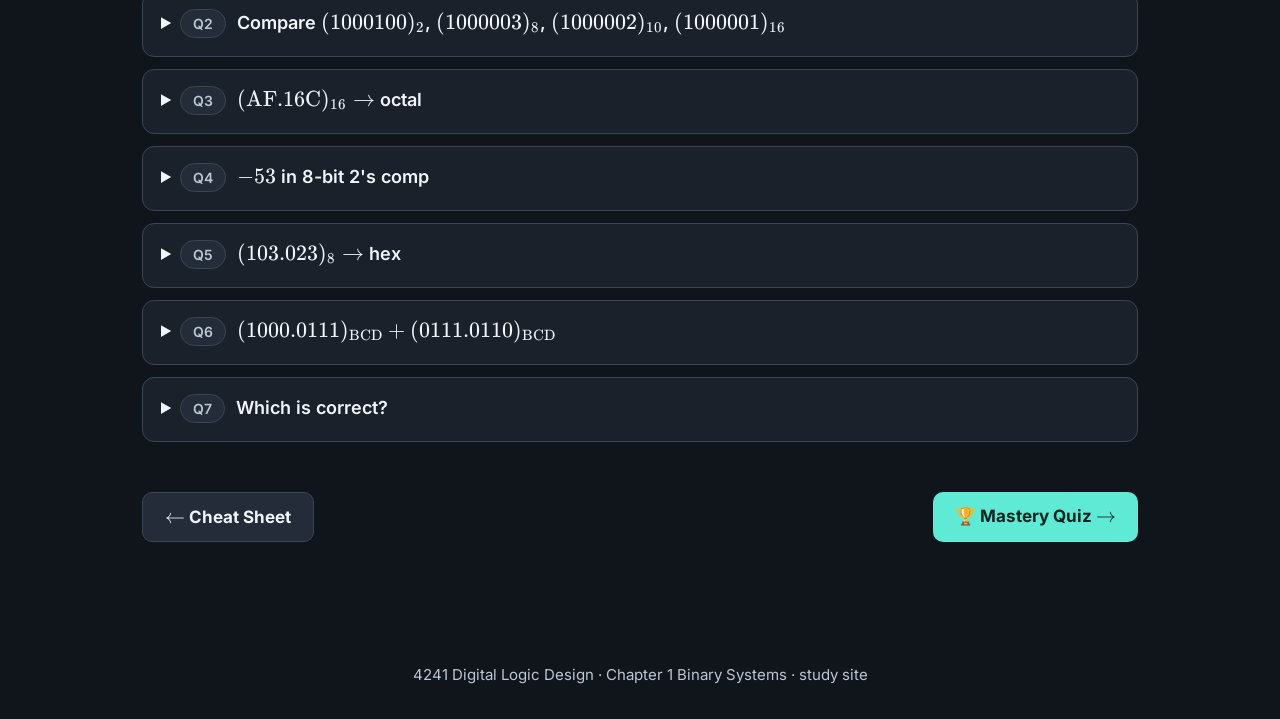
<file: solved.html>
<!DOCTYPE html><html lang="en"><head><meta charset="utf-8"><meta name="viewport" content="width=device-width,initial-scale=1">
<title>Solved Problems · Chapter 1</title><link rel="stylesheet" href="assets/katex/katex.min.css"><link rel="stylesheet" href="assets/style.css"></head><body>
<main>
<h1>📚 Solved Problems</h1>
<p class="lead">Every slide example, homework problem, book problem 1.1–1.36 and First Exam 2017 Q1, with answers. <b>Try each one yourself first</b>, then click to reveal the answer.</p>
<p class="noprint"><button class="btn alt" onclick="document.querySelectorAll('details').forEach(d=>d.open=true)">Expand all</button> <button class="btn alt" onclick="document.querySelectorAll('details').forEach(d=>d.open=false)">Collapse all</button></p>
<h2>Slide examples</h2>
<details><summary><span class='pill'>Slides p.4</span> (123.2)<sub>5</sub> = (?)<sub>10</sub></summary><div style='margin-top:8px'>1·25 + 2·5 + 3 + 2/5 = <b>38.4</b></div></details>
<details><summary><span class='pill'>Example 1</span> (213)<sub>4</sub> and (55.3)<sub>6</sub> → decimal</summary><div style='margin-top:8px'>2·16 + 1·4 + 3 = <b>39</b>; 5·6 + 5 + 3/6 = <b>35.5</b></div></details>
<details><summary><span class='pill'>Example 2</span> (10110)<sub>2</sub> and (11.101)<sub>2</sub> → decimal</summary><div style='margin-top:8px'>16+4+2 = <b>22</b>; 2+1+½+⅛ = <b>3.625</b></div></details>
<details><summary><span class='pill'>Example 3</span> (56.4)<sub>8</sub> and (2D.8)<sub>16</sub> → decimal</summary><div style='margin-top:8px'>40+6+4/8 = <b>46.5</b>; 32+13+8/16 = <b>45.5</b></div></details>
<details><summary><span class='pill'>Example 5a</span> (BEE)<sub>r</sub> = 2699, find r</summary><div style='margin-top:8px'>11r²+14r+14 = 2699 → 11r²+14r−2685 = 0 → <b>r = 15</b></div></details>
<details><summary><span class='pill'>Example 5b</span> (12HK)<sub>21</sub> → decimal</summary><div style='margin-top:8px'>H=17, K=20: 1·9261 + 2·441 + 17·21 + 20 = <b>10520</b></div></details>
<details><summary><span class='pill'>Example 6</span> (156)<sub>10</sub> → base 2</summary><div style='margin-top:8px'><table><tr><th>Number ÷ 2</th><th>Quotient</th><th>Remainder</th><th>Coef.</th></tr><tr><td>156 ÷ 2</td><td>78</td><td>0</td><td>a<sub>0</sub></td></tr><tr><td>78 ÷ 2</td><td>39</td><td>0</td><td>a<sub>1</sub></td></tr><tr><td>39 ÷ 2</td><td>19</td><td>1</td><td>a<sub>2</sub></td></tr><tr><td>19 ÷ 2</td><td>9</td><td>1</td><td>a<sub>3</sub></td></tr><tr><td>9 ÷ 2</td><td>4</td><td>1</td><td>a<sub>4</sub></td></tr><tr><td>4 ÷ 2</td><td>2</td><td>0</td><td>a<sub>5</sub></td></tr><tr><td>2 ÷ 2</td><td>1</td><td>0</td><td>a<sub>6</sub></td></tr><tr><td>1 ÷ 2</td><td>0</td><td>1</td><td>a<sub>7</sub></td></tr></table><p>Read remainders <b>bottom → top</b> (last remainder = MSB): <b>(10011100)<sub>2</sub></b></p></div></details>
<details><summary><span class='pill'>Example 7</span> (77)<sub>10</sub> → base 2</summary><div style='margin-top:8px'><table><tr><th>Number ÷ 2</th><th>Quotient</th><th>Remainder</th><th>Coef.</th></tr><tr><td>77 ÷ 2</td><td>38</td><td>1</td><td>a<sub>0</sub></td></tr><tr><td>38 ÷ 2</td><td>19</td><td>0</td><td>a<sub>1</sub></td></tr><tr><td>19 ÷ 2</td><td>9</td><td>1</td><td>a<sub>2</sub></td></tr><tr><td>9 ÷ 2</td><td>4</td><td>1</td><td>a<sub>3</sub></td></tr><tr><td>4 ÷ 2</td><td>2</td><td>0</td><td>a<sub>4</sub></td></tr><tr><td>2 ÷ 2</td><td>1</td><td>0</td><td>a<sub>5</sub></td></tr><tr><td>1 ÷ 2</td><td>0</td><td>1</td><td>a<sub>6</sub></td></tr></table><p>Read remainders <b>bottom → top</b> (last remainder = MSB): <b>(1001101)<sub>2</sub></b></p></div></details>
<details><summary><span class='pill'>Example 8</span> (55)<sub>10</sub> → base 3</summary><div style='margin-top:8px'><table><tr><th>Number ÷ 3</th><th>Quotient</th><th>Remainder</th><th>Coef.</th></tr><tr><td>55 ÷ 3</td><td>18</td><td>1</td><td>a<sub>0</sub></td></tr><tr><td>18 ÷ 3</td><td>6</td><td>0</td><td>a<sub>1</sub></td></tr><tr><td>6 ÷ 3</td><td>2</td><td>0</td><td>a<sub>2</sub></td></tr><tr><td>2 ÷ 3</td><td>0</td><td>2</td><td>a<sub>3</sub></td></tr></table><p>Read remainders <b>bottom → top</b> (last remainder = MSB): <b>(2001)<sub>3</sub></b></p></div></details>
<details><summary><span class='pill'>Example 9</span> (99)<sub>10</sub> → base 16</summary><div style='margin-top:8px'><table><tr><th>Number ÷ 16</th><th>Quotient</th><th>Remainder</th><th>Coef.</th></tr><tr><td>99 ÷ 16</td><td>6</td><td>3</td><td>a<sub>0</sub></td></tr><tr><td>6 ÷ 16</td><td>0</td><td>6</td><td>a<sub>1</sub></td></tr></table><p>Read remainders <b>bottom → top</b> (last remainder = MSB): <b>(63)<sub>16</sub></b></p></div></details>
<details><summary><span class='pill'>Example 10</span> (0.64)<sub>10</sub> → base 5</summary><div style='margin-top:8px'><table><tr><th>Fraction × 5</th><th>Result</th><th>Integer → digit</th></tr><tr><td>0.64 × 5</td><td>3.2</td><td>3 (a<sub>-1</sub>)</td></tr><tr><td>0.2 × 5</td><td>1</td><td>1 (a<sub>-2</sub>)</td></tr></table><p>Read integer parts <b>top → bottom</b> (first = MSB after the point): <b>(0.31)<sub>5</sub></b></p></div></details>
<details><summary><span class='pill'>Example 11a</span> (0.6875)<sub>10</sub> → base 2</summary><div style='margin-top:8px'><table><tr><th>Fraction × 2</th><th>Result</th><th>Integer → digit</th></tr><tr><td>0.6875 × 2</td><td>1.375</td><td>1 (a<sub>-1</sub>)</td></tr><tr><td>0.375 × 2</td><td>0.75</td><td>0 (a<sub>-2</sub>)</td></tr><tr><td>0.75 × 2</td><td>1.5</td><td>1 (a<sub>-3</sub>)</td></tr><tr><td>0.5 × 2</td><td>1</td><td>1 (a<sub>-4</sub>)</td></tr></table><p>Read integer parts <b>top → bottom</b> (first = MSB after the point): <b>(0.1011)<sub>2</sub></b></p></div></details>
<details><summary><span class='pill'>Example 11b</span> (0.6)<sub>10</sub> → base 4</summary><div style='margin-top:8px'><table><tr><th>Fraction × 4</th><th>Result</th><th>Integer → digit</th></tr><tr><td>0.6 × 4</td><td>2.4</td><td>2 (a<sub>-1</sub>)</td></tr><tr><td>0.4 × 4</td><td>1.6</td><td>1 (a<sub>-2</sub>)</td></tr><tr><td>0.6 × 4</td><td>2.4</td><td>2 (a<sub>-3</sub>)</td></tr><tr><td>0.4 × 4</td><td>1.6</td><td>1 (a<sub>-4</sub>)</td></tr><tr><td>0.6 × 4</td><td>2.4</td><td>2 (a<sub>-5</sub>)</td></tr><tr><td>0.4 × 4</td><td>1.6</td><td>1 (a<sub>-6</sub>)</td></tr></table><p>Read integer parts <b>top → bottom</b> (first = MSB after the point): <b>(0.212121…)<sub>4</sub></b></p><p>It repeats forever: (0.2121…)<sub>4</sub>.</p></div></details>
<details><summary><span class='pill'>Example 12</span> (15.625)<sub>10</sub> → base 8</summary><div style='margin-top:8px'><table><tr><th>Number ÷ 8</th><th>Quotient</th><th>Remainder</th><th>Coef.</th></tr><tr><td>15 ÷ 8</td><td>1</td><td>7</td><td>a<sub>0</sub></td></tr><tr><td>1 ÷ 8</td><td>0</td><td>1</td><td>a<sub>1</sub></td></tr></table><p>Read remainders <b>bottom → top</b> (last remainder = MSB): <b>(17)<sub>8</sub></b></p><table><tr><th>Fraction × 8</th><th>Result</th><th>Integer → digit</th></tr><tr><td>0.625 × 8</td><td>5</td><td>5 (a<sub>-1</sub>)</td></tr></table><p>Read integer parts <b>top → bottom</b> (first = MSB after the point): <b>(0.5)<sub>8</sub></b></p><p>Answer <b>(17.5)<sub>8</sub></b></p></div></details>
<details><summary><span class='pill'>Example 13a</span> (7563.1102)<sub>8</sub> → base 2</summary><div style='margin-top:8px'>7→111 5→101 6→110 3→011 . 1→001 1→001 0→000 2→010 = <b>(111101110011.00100100001)<sub>2</sub></b> (trailing 0 dropped)</div></details>
<details><summary><span class='pill'>Example 13b</span> (011 011 110 101 100 . 010 11)<sub>2</sub> → base 8</summary><div style='margin-top:8px'>Pad the fraction on the right: 010 110 → <b>(33654.26)<sub>8</sub></b></div></details>
<details><summary><span class='pill'>Example 14a</span> (10 1110 1001 0010 . 0110 1101 1)<sub>2</sub> → hex</summary><div style='margin-top:8px'>0010 1110 1001 0010 . 0110 1101 1000 → <b>(2E92.6D8)<sub>16</sub></b></div></details>
<details><summary><span class='pill'>Example 14b</span> (F13.67)<sub>16</sub> → base 2</summary><div style='margin-top:8px'><b>(1111 0001 0011 . 0110 0111)<sub>2</sub></b></div></details>
<details><summary><span class='pill'>Example 15</span> (6503.21)<sub>8</sub> → hex</summary><div style='margin-top:8px'>110 101 000 011 . 010 001 → 1101 0100 0011 . 0100 0100 → <b>(D43.44)<sub>16</sub></b></div></details>
<details><summary><span class='pill'>Example 16</span> (212.1)<sub>3</sub> → base 9</summary><div style='margin-top:8px'>9 = 3², so group 2 trits: 02 12 . 10 → 2 5 . 3 → <b>(25.3)<sub>9</sub></b></div></details>
<details><summary><span class='pill'>Binary codes slide</span> Bits needed to encode the 10 decimal digits</summary><div style='margin-top:8px'>n ≥ ⌈log₂10⌉ = ⌈3.32⌉ = <b>4 bits</b></div></details>
<h2>Slide homework</h2>
<details><summary><span class='pill'>HW 1-2</span> Exact bytes in 32K, 64M, 6.4G</summary><div style='margin-top:8px'>32,768 · 67,108,864 · 6.4×2³⁰ = 6,871,947,673.6 ≈ <b>6,871,947,674</b></div></details>
<details><summary><span class='pill'>HW 1-7</span> (10110.0101)<sub>2</sub>, (16.5)<sub>16</sub>, (26.24)<sub>8</sub> → decimal</summary><div style='margin-top:8px'>All three equal <b>22.3125</b></div></details>
<details><summary><span class='pill'>HW 1-9</span> 68BE → binary → octal</summary><div style='margin-top:8px'>0110 1000 1011 1110 → 0 110 100 010 111 110 → <b>(64276)<sub>8</sub></b></div></details>
<details><summary><span class='pill'>HW 1-10</span> 345 → binary, two ways</summary><div style='margin-top:8px'><table><tr><th>Number ÷ 2</th><th>Quotient</th><th>Remainder</th><th>Coef.</th></tr><tr><td>345 ÷ 2</td><td>172</td><td>1</td><td>a<sub>0</sub></td></tr><tr><td>172 ÷ 2</td><td>86</td><td>0</td><td>a<sub>1</sub></td></tr><tr><td>86 ÷ 2</td><td>43</td><td>0</td><td>a<sub>2</sub></td></tr><tr><td>43 ÷ 2</td><td>21</td><td>1</td><td>a<sub>3</sub></td></tr><tr><td>21 ÷ 2</td><td>10</td><td>1</td><td>a<sub>4</sub></td></tr><tr><td>10 ÷ 2</td><td>5</td><td>0</td><td>a<sub>5</sub></td></tr><tr><td>5 ÷ 2</td><td>2</td><td>1</td><td>a<sub>6</sub></td></tr><tr><td>2 ÷ 2</td><td>1</td><td>0</td><td>a<sub>7</sub></td></tr><tr><td>1 ÷ 2</td><td>0</td><td>1</td><td>a<sub>8</sub></td></tr></table><p>Read remainders <b>bottom → top</b> (last remainder = MSB): <b>(101011001)<sub>2</sub></b></p><p>Via hex: 345 = (159)<sub>16</sub> → 1 0101 1001. The hex route is faster (3 divisions instead of 9).</p></div></details>
<details><summary><span class='pill'>HW 1-11a</span> 34.4375 → binary</summary><div style='margin-top:8px'>34 = 100010, 0.4375 = .0111 → <b>100010.0111</b></div></details>
<details><summary><span class='pill'>HW 1-11b,c</span> 1/3 to 8 places, error, hex</summary><div style='margin-top:8px'>0.01010101 = 85/256 = 0.33203125. Error = 1/3 − 0.33203125 ≈ <b>0.0013</b>. Hex: 0.0101 0101 = 0.55<sub>16</sub> = 5/16 + 5/256 = 0.33203125, so yes, it's the same value.</div></details>
<details><summary><span class='pill'>HW 1-16</span> 1's and 2's complements of 11101010, 01111110, 00000001, 10000000, 00000000</summary><div style='margin-top:8px'>1's: 00010101, 10000001, 11111110, 01111111, 11111111<br>2's: <b>00010110, 10000010, 11111111, 10000000, 00000000</b></div></details>
<details><summary><span class='pill'>HW 1-18</span> 11011−11001, 110100−10101, 1011−110000, 101010−101011</summary><div style='margin-top:8px'><b>10</b> · <b>11111</b> · <b>−100101</b> · <b>−1</b> (details on the Complements page)</div></details>
<details><summary><span class='pill'>HW 1-20</span> +61, +27 in signed 2's comp; (+27)+(−61), (−27)+(+61), (−27)+(−61)</summary><div style='margin-top:8px'>8 bits: 00111101, 00011011 → <b>11011110 (−34)</b>, <b>00100010 (+34)</b>, <b>10101000 (−88)</b>. 7 bits aren't enough for −88.</div></details>
<details><summary><span class='pill'>HW 1-24a</span> 6027 in BCD</summary><div style='margin-top:8px'><b>0110 0000 0010 0111</b></div></details>
<details><summary><span class='pill'>HW 1-29</span> 4A EF 68 6E 20 C4 EF E5 (MSB parity)</summary><div style='margin-top:8px'>Strip the MSB: 4A 6F 68 6E 20 44 6F 65 → <b>"John Doe"</b>. Every byte has an odd number of 1s → <b>odd parity</b></div></details>
<details><summary><span class='pill'>Slide HW</span> Decode 11000011 01101111 11101101 11110000 11000000 01010000 01010011 01010101 11010100</summary><div style='margin-top:8px'><b>"Comp@PSUT"</b>. 1s counts: 4,6,6,4,2,2,4,4,4 → <b>even parity</b></div></details>
<details><summary><span class='pill'>Slide HW</span> Your family name in ASCII with odd parity</summary><div style='margin-top:8px'>Example: 'Omar' → O=1001111 (5 ones → P=0) <b>01001111</b>, m=1101101 (5 → 0) <b>01101101</b>, a=1100001 (3 → 0) <b>01100001</b>, r=1110010 (4 → 1) <b>11110010</b>. Do the same with your own name.</div></details>
<h2>Book problems 1.1 – 1.36</h2>
<details><summary><span class='pill'>1.1</span> Octal & hex for 16…32; base 12 for 8…28</summary><div style='margin-top:8px'>16=20<sub>8</sub>=10<sub>16</sub> · 17=21<sub>8</sub>=11<sub>16</sub> · 18=22<sub>8</sub>=12<sub>16</sub> · 19=23<sub>8</sub>=13<sub>16</sub> · 20=24<sub>8</sub>=14<sub>16</sub> · 21=25<sub>8</sub>=15<sub>16</sub> · 22=26<sub>8</sub>=16<sub>16</sub> · 23=27<sub>8</sub>=17<sub>16</sub> · 24=30<sub>8</sub>=18<sub>16</sub> · 25=31<sub>8</sub>=19<sub>16</sub> · 26=32<sub>8</sub>=1A<sub>16</sub> · 27=33<sub>8</sub>=1B<sub>16</sub> · 28=34<sub>8</sub>=1C<sub>16</sub> · 29=35<sub>8</sub>=1D<sub>16</sub> · 30=36<sub>8</sub>=1E<sub>16</sub> · 31=37<sub>8</sub>=1F<sub>16</sub> · 32=40<sub>8</sub>=20<sub>16</sub> · <br>Base 12: 8, 9, A, B, 10, 11, 12, 13, 14, 15, 16, 17, 18, 19, 1A, 1B, 20, 21, 22, 23, 24</div></details>
<details><summary><span class='pill'>1.2</span> Exact bytes</summary><div style='margin-top:8px'>32,768 · 67,108,864 · 6,871,947,674</div></details>
<details><summary><span class='pill'>1.3</span> (4310)<sub>5</sub>, (198)<sub>12</sub>, (435)<sub>8</sub>, (345)<sub>6</sub> → decimal</summary><div style='margin-top:8px'><b>580 · 260 · 285 · 137</b></div></details>
<details><summary><span class='pill'>1.4</span> Largest 16-bit number</summary><div style='margin-top:8px'><b>65,535 = (FFFF)<sub>16</sub></b></div></details>
<details><summary><span class='pill'>1.5</span> Bases: 14/2=5, 54/4=13, 24+17=40</summary><div style='margin-top:8px'><b>r = 6, 8, 11</b></div></details>
<details><summary><span class='pill'>1.6</span> x² − 11x + 22 = 0, roots 3 and 6</summary><div style='margin-top:8px'>Sum 9 = (11)<sub>r</sub> = r+1 and product 18 = (22)<sub>r</sub> = 2r+2 → <b>r = 8</b></div></details>
<details><summary><span class='pill'>1.7</span> 64CD → binary → octal</summary><div style='margin-top:8px'>0110 0100 1100 1101 → <b>(62315)<sub>8</sub></b></div></details>
<details><summary><span class='pill'>1.8</span> 431 → binary (directly and via hex)</summary><div style='margin-top:8px'>431 = (1AF)<sub>16</sub> = <b>1 1010 1111</b></div></details>
<details><summary><span class='pill'>1.9</span> (10110.0101)<sub>2</sub>, (16.5)<sub>16</sub>, (26.24)<sub>8</sub>, (DADA.B)<sub>16</sub>, (1010.1101)<sub>2</sub></summary><div style='margin-top:8px'>22.3125 · 22.3125 · 22.3125 · <b>56026.6875</b> · <b>10.8125</b></div></details>
<details><summary><span class='pill'>1.10</span> 1.10010 and 110.010 → hex & decimal</summary><div style='margin-top:8px'>1.10010 = (1.9)<sub>16</sub> = 1.5625. 110.010 = (6.4)<sub>16</sub> = 6.25 = 4 × 1.5625, because the point moved 2 places right (×2²).</div></details>
<details><summary><span class='pill'>1.11</span> 111011 ÷ 101</summary><div style='margin-top:8px'>Quotient <b>1011</b>, remainder <b>100</b> (59 = 5·11 + 4)</div></details>
<details><summary><span class='pill'>1.12</span> 1011+101, 1011×101; 2E+34, 2E×34 (hex)</summary><div style='margin-top:8px'><b>10000</b>, <b>110111</b>; <b>62</b>, <b>958</b></div></details>
<details><summary><span class='pill'>1.13</span> 27.315 → binary; 2/3 to 8 places; hex</summary><div style='margin-top:8px'>Read as 27.315: 27 = 11011, 0.315 → 0.0101000010… (doesn't terminate). If it means 27315: <b>110101010110011</b>. 2/3 ≈ 0.10101010 = 170/256 = 0.6640625, error ≈ 0.0026. Hex 0.AA = 0.6640625 (same value).</div></details>
<details><summary><span class='pill'>1.14</span> 1's & 2's comp of 00010000, 00000000, 11011010, 10101010, 10000101, 11111111</summary><div style='margin-top:8px'>1's: 11101111, 11111111, 00100101, 01010101, 01111010, 00000000<br>2's: <b>11110000, 00000000, 00100110, 01010110, 01111011, 00000001</b></div></details>
<details><summary><span class='pill'>1.15</span> 9's & 10's comp of 25,478,036 · 63,325,600 · 25,000,000 · 00,000,000</summary><div style='margin-top:8px'>9's: 74,521,963 · 36,674,399 · 74,999,999 · 99,999,999<br>10's: <b>74,521,964 · 36,674,400 · 75,000,000 · 00,000,000</b></div></details>
<details><summary><span class='pill'>1.16</span> 16's comp of C3DF; via binary 2's comp</summary><div style='margin-top:8px'><b>3C21</b> both ways</div></details>
<details><summary><span class='pill'>1.17</span> 10's comp subtraction</summary><div style='margin-top:8px'>4637−2579 = <b>2058</b> · 125−1800 = <b>−1675</b> · 2043−4361 = <b>−2318</b> · 1631−745 = <b>886</b></div></details>
<details><summary><span class='pill'>1.18</span> 2's comp subtraction</summary><div style='margin-top:8px'>10011−10010 = <b>1</b> · 100010−100110 = <b>−100</b> · 1001−110101 = <b>−101100</b> · 101000−10101 = <b>10011</b></div></details>
<details><summary><span class='pill'>1.19</span> Signed 10's comp with ±9286, ±801</summary><div style='margin-top:8px'><b>+10087, +8485, −8485, −10087</b> (e.g. 009286 + 999199 = 1 008485)</div></details>
<details><summary><span class='pill'>1.20</span> +49, +29 in signed 2's comp and the sums</summary><div style='margin-top:8px'>8 bits: +49 = 00110001, +29 = 00011101. (+29)+(−49) = 11101100 = <b>−20</b>; (−29)+(+49) = <b>+20</b>; (−29)+(−49) = 10110010 = <b>−78</b></div></details>
<details><summary><span class='pill'>1.21</span> Signed 10's comp with ±9742, ±641</summary><div style='margin-top:8px'><b>+10383, +9101, −9101, −10383</b></div></details>
<details><summary><span class='pill'>1.22</span> 6514 in BCD and ASCII (even parity)</summary><div style='margin-top:8px'>BCD 0110 0101 0001 0100. ASCII: 00110110 00110101 10110001 10110100</div></details>
<details><summary><span class='pill'>1.23</span> 791 + 658 in BCD</summary><div style='margin-top:8px'>0111 1001 0001 + 0110 0101 1000 = <b>0001 0100 0100 1001</b> (1449)</div></details>
<details><summary><span class='pill'>1.24</span> Weighted codes 6311 and 6421</summary><div style='margin-top:8px'>6311: 0000 0001 0011 0100 0101 0111 1000 1001 1011 1100<br>6421 (one valid choice): 0000 0001 0010 0011 0100 0101 1000 1001 1010 1011</div></details>
<details><summary><span class='pill'>1.25</span> 6248 in BCD, Excess-3, 2421, 6311</summary><div style='margin-top:8px'>0110 0010 0100 1000 · 1001 0101 0111 1011 · 1100 0010 0100 1110 · 1000 0011 0101 1011</div></details>
<details><summary><span class='pill'>1.26</span> 9's comp of 6248 in 2421</summary><div style='margin-top:8px'>3751 → <b>0011 1101 1011 0001</b>, which is the 1's comp of 1100 0010 0100 1110 → self-complementing</div></details>
<details><summary><span class='pill'>1.27</span> Binary code for 52 cards</summary><div style='margin-top:8px'>⌈log₂52⌉ = <b>6 bits</b>. One option: 2 bits for the suit + 4 bits for the rank (A…K = 1…13).</div></details>
<details><summary><span class='pill'>1.28</span> "G. Boole" in 8-bit ASCII, odd parity</summary><div style='margin-top:8px'>11000111 10101110 00100000 11000010 11101111 11101111 11101100 11100101</div></details>
<details><summary><span class='pill'>1.29</span> Decode 1010011 1110100 …</summary><div style='margin-top:8px'><b>"Steve Jobs"</b></div></details>
<details><summary><span class='pill'>1.30</span> 73 F4 E5 76 E5 4A EF 62 73</summary><div style='margin-top:8px'><b>"steveJobs"</b>, odd parity</div></details>
<details><summary><span class='pill'>1.31</span> Printing characters in ASCII; how many special</summary><div style='margin-top:8px'><b>95</b> printing characters including space (94 graphic). Specials: 94 − 52 letters − 10 digits = <b>32</b> (33 if you count space).</div></details>
<details><summary><span class='pill'>1.32</span> Bit to flip to change case</summary><div style='margin-top:8px'>Bit 5, the one with weight <b>32</b> (6th from the right). A = 1000001, a = 1100001</div></details>
<details><summary><span class='pill'>1.33</span> 100010010111 as BCD / Excess-3 / 84-2-1 / binary</summary><div style='margin-top:8px'><b>897 · 564 · 871 · 2199</b></div></details>
<details><summary><span class='pill'>1.34</span> ASCII digits 0–9 with even parity</summary><div style='margin-top:8px'>00110000 10110001 10110010 00110011 10110100 00110101 00110110 10110111 10111000 00111001</div></details>
<details><summary><span class='pill'>1.35</span> Timing: f = NAND3, g = NOR3</summary><div style='margin-top:8px'>abc = 000…111: f = 1111 1110, g = 1000 0000</div></details>
<details><summary><span class='pill'>1.36</span> Timing: f = XOR, g = XNOR</summary><div style='margin-top:8px'>ab = 00,01,10,11: f = 0110, g = 1001</div></details>
<h2>First Exam 2017, Question 1 (Binary Systems)</h2>
<details><summary><span class='pill'>Q1</span> 2's complement of 0010110</summary><div style='margin-top:8px'>Keep '10' from the right and flip the rest: 11010|10 → <b>1101010 (a)</b></div></details>
<details><summary><span class='pill'>Q2</span> Compare (1000100)<sub>2</sub>, (1000003)<sub>8</sub>, (1000002)<sub>10</sub>, (1000001)<sub>16</sub></summary><div style='margin-top:8px'>68 · 262,147 · 1,000,002 · 16,777,217 → <b>(b): the binary one is smallest</b></div></details>
<details><summary><span class='pill'>Q3</span> (AF.16C)<sub>16</sub> → octal</summary><div style='margin-top:8px'>1010 1111 . 0001 0110 1100 → 010 101 111 . 000 101 101 100 → <b>(257.0554)<sub>8</sub> (e)</b></div></details>
<details><summary><span class='pill'>Q4</span> −53 in 8-bit 2's comp</summary><div style='margin-top:8px'>00110101 → 11001011 = <b>(CB)<sub>16</sub> (a)</b></div></details>
<details><summary><span class='pill'>Q5</span> (103.023)<sub>8</sub> → hex</summary><div style='margin-top:8px'>001 000 011 . 000 010 011 → 0100 0011 . 0000 1001 1000 → <b>(43.098)<sub>16</sub> (d)</b></div></details>
<details><summary><span class='pill'>Q6</span> (1000.0111)<sub>BCD</sub> + (0111.0110)<sub>BCD</sub></summary><div style='margin-top:8px'>8.7 + 7.6 = 16.3 → <b>0001 0110 . 0011 (d)</b></div></details>
<details><summary><span class='pill'>Q7</span> Which is correct?</summary><div style='margin-top:8px'>(61)<sub>9</sub> = 55 &lt; (71)<sub>8</sub> = 57 → <b>(b)</b></div></details>
</main>
<script src="assets/katex/katex.min.js"></script><script src="assets/math.js"></script><script src="assets/layout.js"></script></body></html>
</file>
<file: assets/style.css>
/* Fonts ship with the site, so it looks the same on any computer and works offline.
   Inter: text. KaTeX (Computer Modern, the LaTeX font): math. JetBrains Mono: code and typed input. */
@font-face{font-family:"Inter";font-style:normal;font-weight:100 900;font-display:swap;src:url(fonts/inter-latin-wght-normal.woff2) format("woff2")}
@font-face{font-family:"JetBrains Mono";font-style:normal;font-weight:400;font-display:swap;src:url(fonts/jetbrains-mono-latin-400-normal.woff2) format("woff2")}
@font-face{font-family:"JetBrains Mono";font-style:normal;font-weight:700;font-display:swap;src:url(fonts/jetbrains-mono-latin-700-normal.woff2) format("woff2")}
:root{
  --bg:#10151c; --panel:#1a212b; --panel2:#232c38; --code:#0c1117; --line:#3a4656; --text:#f1f5f9; --muted:#bcc7d3;
  --accent:#5eead4; --accent2:#fbbf6b; --good:#6ee79a; --bad:#ff8a8a; --warn:#fde047; --blue:#7cc4fa; --pink:#f58ac0;
  /* KaTeX_Main comes second to supply symbols Inter's Latin subset lacks, such as arrows */
  --sans:"Inter","KaTeX_Main",sans-serif;
  --mono:"JetBrains Mono","KaTeX_Main",monospace;
}
*{box-sizing:border-box}
html{scroll-behavior:smooth}
body{margin:0;background:var(--bg);color:var(--text);font:18px/1.75 var(--sans)}
button,input,select{font-family:var(--sans)}
a{color:var(--accent)}
p{margin:.9em 0}
li{margin:.45em 0}

/* Math */
.katex{font-size:1.2em}
.katex-display{margin:0;text-align:left}
.katex-display>.katex{text-align:left;font-size:1.3em}
.katex-display>.katex>.katex-html{text-align:left}
.nb{white-space:nowrap}

code,.mono{font-family:var(--mono);font-size:.95em}
code{background:var(--code);border:1px solid var(--line);border-radius:6px;padding:2px 7px}

/* Top bar */
header.top{position:sticky;top:0;z-index:50;background:rgba(16,21,28,.97);border-bottom:1px solid var(--line)}
.topin{max-width:1280px;margin:auto;display:flex;align-items:center;gap:8px 18px;padding:10px 20px;flex-wrap:wrap}
.brand{font-weight:700;font-size:17px;color:var(--text);text-decoration:none;font-family:var(--mono)}
.brand b{color:var(--accent)}
nav.links{display:flex;gap:4px;flex-wrap:wrap}
nav.links a{color:var(--muted);text-decoration:none;padding:5px 11px;border-radius:8px;font-size:15px;line-height:1.5}
nav.links a:hover{background:var(--panel2);color:var(--text)}
nav.links a.on{background:var(--accent);color:#06241f;font-weight:700}

/* Page */
main{max-width:1040px;margin:auto;padding:36px 22px 90px}
h1{font-size:2.5rem;line-height:1.2;margin:.3em 0 .4em;letter-spacing:-.01em}
h2{font-size:1.75rem;line-height:1.3;margin-top:2.4em;margin-bottom:.8em;border-bottom:2px solid var(--line);padding-bottom:10px;color:var(--accent)}
h3{font-size:1.3rem;color:var(--accent2);margin-top:1.8em;margin-bottom:.6em}
.lead{color:var(--muted);font-size:1.2rem;line-height:1.7}
.hi{color:var(--accent2);font-weight:700}
.g{color:var(--good)} .r{color:var(--bad)} .b{color:var(--blue)} .p{color:var(--pink)}
sub{font-size:.75em}

/* Boxes */
.card{background:var(--panel);border:1px solid var(--line);border-radius:14px;padding:22px 26px;margin:20px 0}
.grid{display:grid;gap:18px;grid-template-columns:repeat(auto-fit,minmax(290px,1fr))}
.tile{display:block;background:var(--panel);border:1px solid var(--line);border-radius:14px;padding:22px;text-decoration:none;color:var(--text);transition:.15s}
.tile:hover{border-color:var(--accent);transform:translateY(-2px)}
.tile .n{font-family:var(--mono);color:var(--accent2);font-size:14px;font-weight:700}
.tile h3{margin:.3em 0 .4em;color:var(--text);font-size:1.3rem}
.tile p{margin:0;color:var(--muted);font-size:16px;line-height:1.6}
.rule,.trap,.tip{padding:16px 20px;border-radius:0 12px 12px 0;margin:18px 0}
.rule{border-left:5px solid var(--accent);background:var(--panel2)}
.trap{border-left:5px solid var(--bad);background:#33191d}
.tip{border-left:5px solid var(--good);background:#15301f}
.trap::before,.tip::before{display:block;font-weight:800;font-size:14px;letter-spacing:.06em;margin-bottom:4px}
.trap::before{content:"EXAM TRAP";color:var(--bad)}
.tip::before{content:"TIP";color:var(--good)}
.formula{background:var(--code);border:1px dashed var(--accent);padding:20px 24px;border-radius:12px;overflow-x:auto;margin:18px 0}

/* Tables */
table{border-collapse:collapse;margin:14px 0;font-size:17px;line-height:1.5}
th,td{border:1px solid var(--line);padding:9px 15px;text-align:center}
th{background:var(--panel2);color:var(--accent2);font-weight:700}
tr:nth-child(even) td{background:rgba(255,255,255,.03)}
.tw{overflow-x:auto}

/* Worked examples */
.steps{white-space:pre;background:var(--code);border:1px solid var(--line);border-radius:12px;padding:18px 22px;overflow-x:auto;margin:16px 0}
.steps .sl{min-height:2em;line-height:2em;white-space:pre-wrap}
.steps .gl{position:relative;height:2em;line-height:2em}
.steps .gch{display:inline-block;text-align:center;font-family:"KaTeX_Main",serif;font-size:1.2em;line-height:1.667em}
.steps .grun{white-space:pre}
.steps .gl.gr{height:.6em}
.steps .grule{height:0;top:.3em;border-top:1.5px solid currentColor}

/* Small parts */
.pill{display:inline-block;font-size:14px;line-height:1.5;padding:3px 12px;border-radius:99px;background:var(--panel2);border:1px solid var(--line);color:var(--muted);margin:0 6px 4px 0}
.btn{display:inline-block;cursor:pointer;background:var(--accent);color:#06241f;border:0;border-radius:10px;padding:12px 22px;font-weight:700;font-size:17px;line-height:1.4;text-decoration:none}
.btn.alt{background:var(--panel2);color:var(--text);border:1px solid var(--line)}
.btn.warn{background:var(--accent2);color:#2b1a02}
.btn:disabled{opacity:.45;cursor:not-allowed}
input[type=text],select{background:var(--code);color:var(--text);border:1px solid var(--line);border-radius:8px;padding:10px 12px;font-family:var(--mono);font-size:17px}
footer{color:var(--muted);text-align:center;font-size:15px;padding:30px}
.pager{display:flex;justify-content:space-between;margin-top:50px;gap:12px}
.two{display:grid;grid-template-columns:repeat(auto-fit,minmax(min(100%,440px),1fr));gap:20px;align-items:start}
.two>*{min-width:0}
.toc{columns:2}
details{background:var(--panel);border:1px solid var(--line);border-radius:12px;padding:14px 18px;margin:12px 0}
details summary{cursor:pointer;font-weight:600}
details[open] summary{color:var(--accent)}

@media(max-width:640px){
  body{font-size:17px}
  main{padding:24px 14px 70px}
  h1{font-size:2rem}
  h2{font-size:1.45rem}
  .card{padding:16px}
  .steps{padding:14px}
  table{display:block;overflow-x:auto;max-width:100%}
  .cs{columns:1!important}
  svg{max-width:100%}
}
@media print{
  body{font-size:12.5px;line-height:1.5}
  header.top,.pager,.noprint,footer{display:none}
  main{max-width:none;padding:0}
  body{background:#fff;color:#000}
  h1,h2,h3{color:#000}
  .card,.rule,.trap,.tip,.formula,.steps,th,details{background:#fff;border-color:#888;color:#000}
  tr:nth-child(even) td{background:#fff}
  th,td{border-color:#888;color:#000}
  .lead,.tile p,.pill{color:#000}
  .trap::before,.tip::before,.hi,.g,.r{color:#000}
}
</file>
